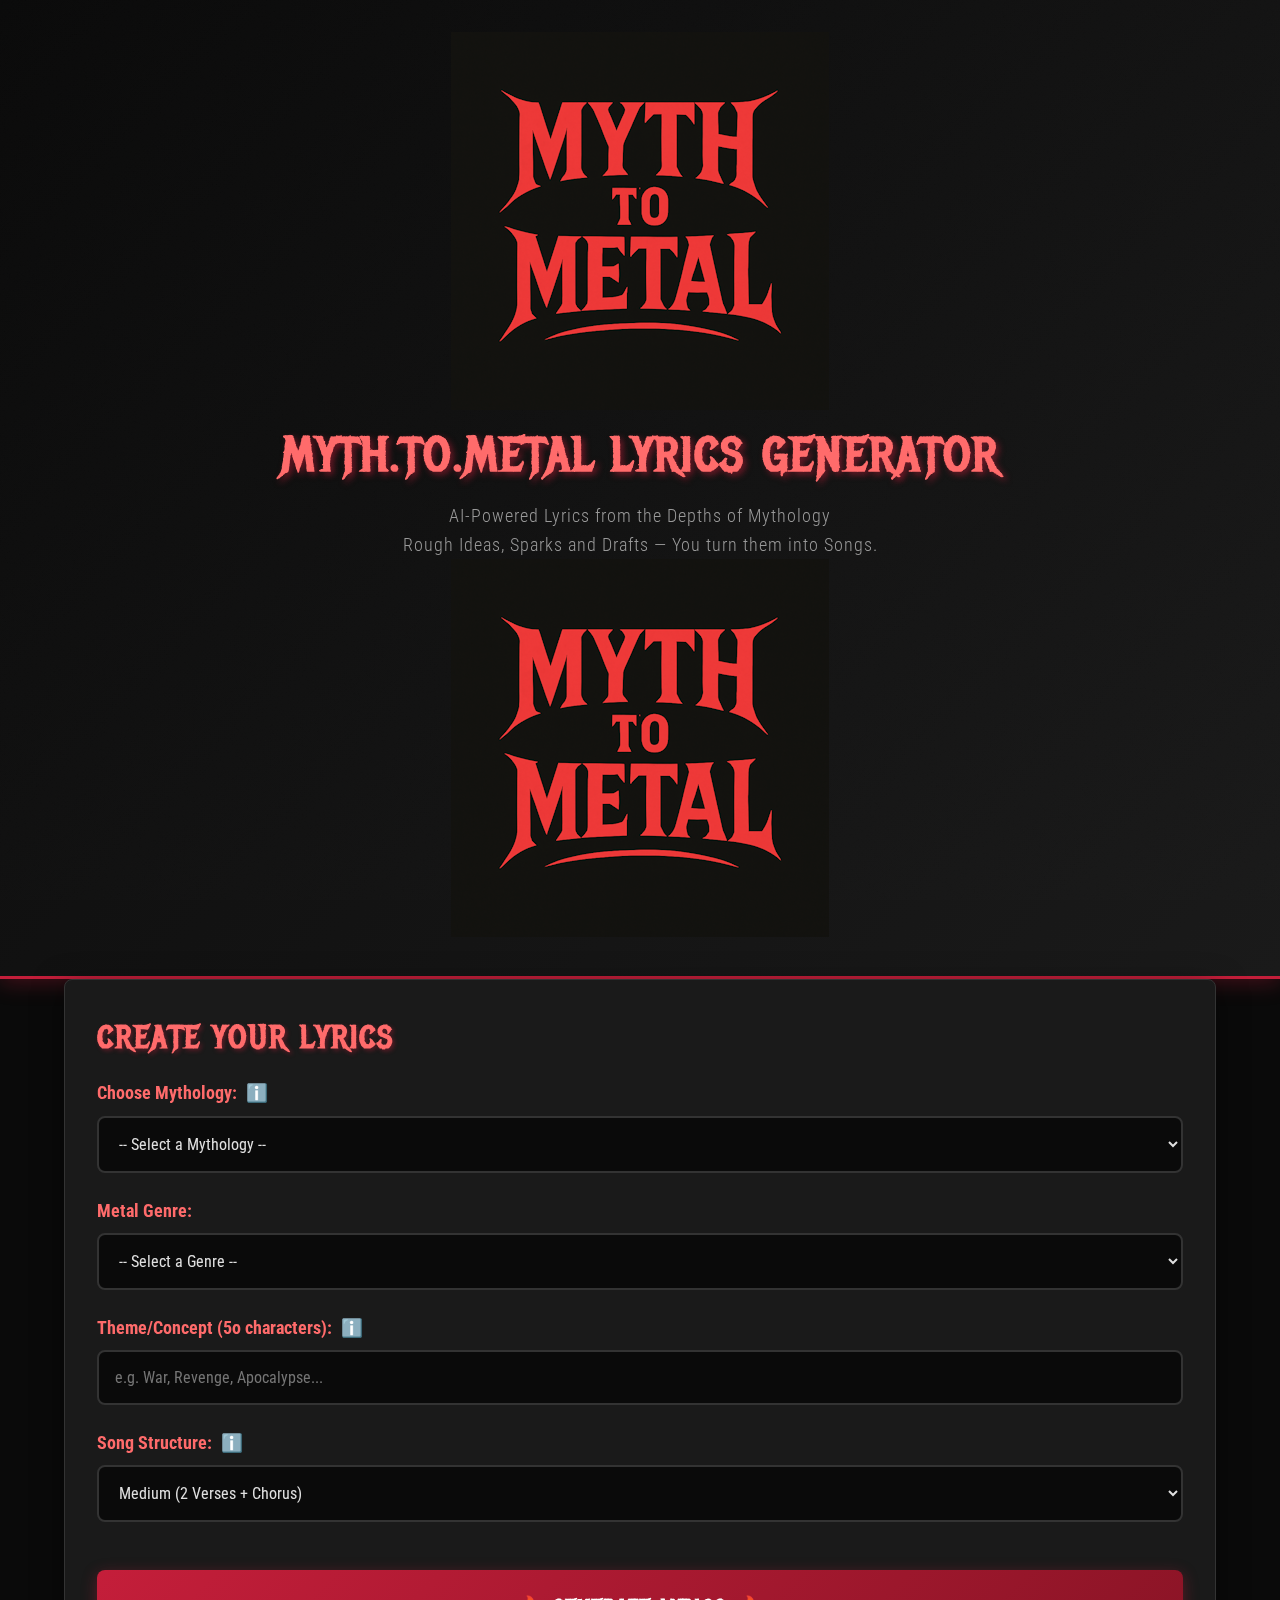
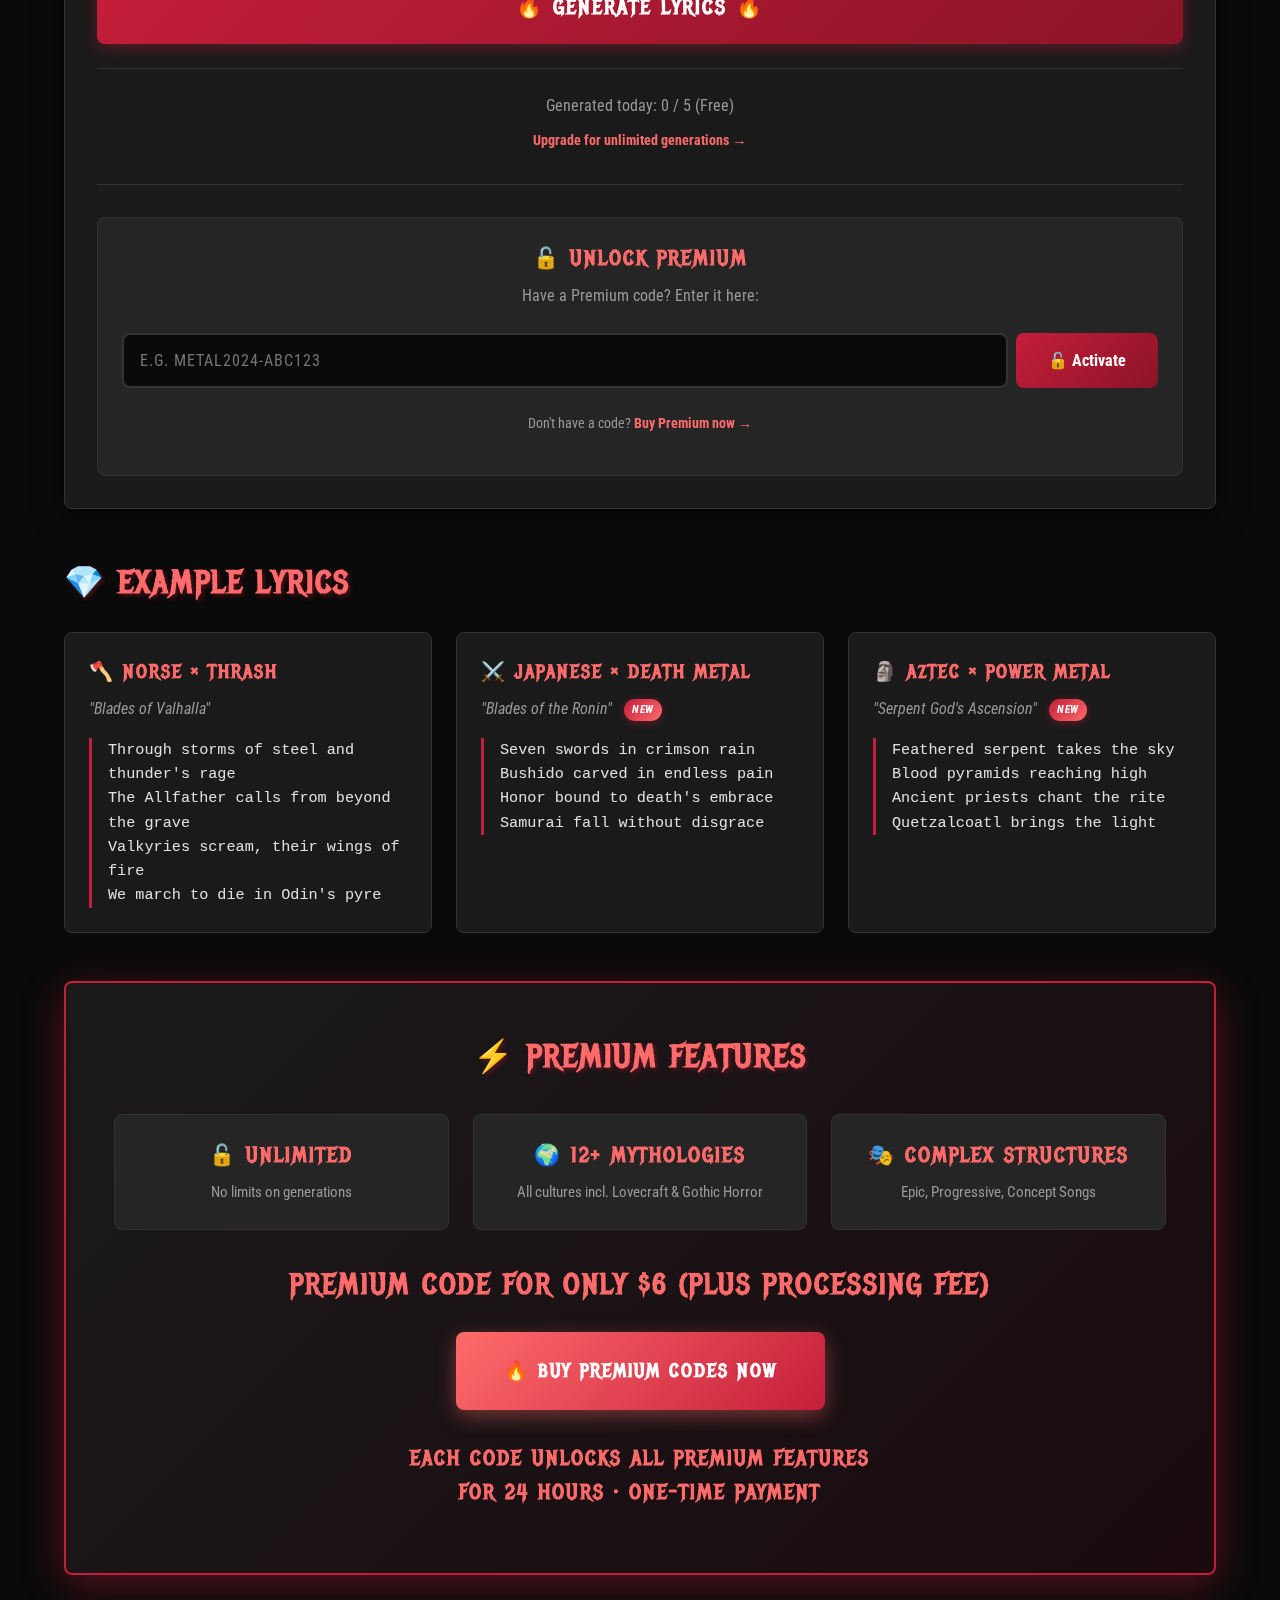
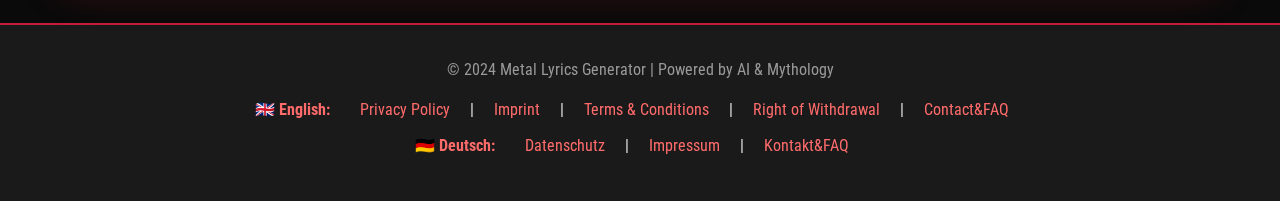
<file: index.html>
<!DOCTYPE html>
<html lang="en">
<head>
    <meta charset="UTF-8">
    <meta name="viewport" content="width=device-width, initial-scale=1.0">
    <title>Metal Lyrics Generator - AI-Powered Metal Lyrics from Mythology</title>
    <meta name="description" content="Generate authentic Metal lyrics based on 12+ mythologies worldwide. Perfect for Thrash, Death, Black and Power Metal.">
    
    <!-- Google Fonts für Metal-Ästhetik -->
    <link rel="preconnect" href="https://fonts.googleapis.com">
    <link rel="preconnect" href="https://fonts.gstatic.com" crossorigin>
    <link href="https://fonts.googleapis.com/css2?family=Metal+Mania&family=Roboto+Condensed:wght@300;400;700&display=swap" rel="stylesheet">
    
    <link rel="stylesheet" href="style.css">
    <link rel="stylesheet" href="style-extended.css">
</head>
<body>
    <!-- Hintergrund-Overlay für Textur -->
    <div class="grain-overlay"></div>

    <!-- Header -->
    <header>
        <div class="container">
            <div class="header-content">
                <img src="mythtometal_logo_klein.png" alt="Myth to Metal Logo" class="header-logo header-logo-left">
                <div class="header-text">
                    <h1 class="logo">MYTH.TO.METAL LYRICS GENERATOR</h1>
                    <p class="tagline">AI-Powered Lyrics from the Depths of Mythology<br>Rough Ideas, Sparks and Drafts — You turn them into Songs.</p>
                </div>
                <img src="mythtometal_logo_klein.png" alt="Myth to Metal Logo" class="header-logo header-logo-right">
            </div>
        </div>
    </header>

    <!-- Main Content -->
    <main class="container">


        <!-- Generator Form -->
        <section class="generator-section">
            <h2>Create Your Lyrics</h2>
            
            <form id="lyric-form">
                <!-- Mythology Selection -->
                <div class="form-group">
                    <label for="mythology">
                        <strong>Choose Mythology:</strong>
                        <span class="tooltip">ℹ️
                            <span class="tooltip-text">Select the mythological basis for your lyrics</span>
                        </span>
                    </label>
                    <select id="mythology" name="mythology" required>
                        <option value="">-- Select a Mythology --</option>

                        <optgroup label="🌍 European">
                            <option value="norse">🪓 Norse (Odin, Thor, Ragnarök)</option>
                            <option value="celtic">🍀 Celtic (Druids, Morrigan)</option>
                            <option value="greek">🏛️ Greek (Zeus, Hades, Olympus)</option>
                            <option value="slavic">❄️ Slavic (Perun, Baba Yaga) [NEW]</option>
                        </optgroup>

                        <optgroup label="🌏 Asian">
                            <option value="japanese">⚔️ Japanese (Samurai, Yokai) [PREMIUM]</option>
                            <option value="chinese">🐉 Chinese (Dragons, Dao) [PREMIUM]</option>
                            <option value="hindu">🕉️ Hindu (Shiva, Kali) [PREMIUM]</option>
                        </optgroup>

                        <optgroup label="🌎 Americas & Africa">
                            <option value="aztec">🗿 Aztec (Quetzalcoatl) [PREMIUM]</option>
                            <option value="mayan">🌴 Mayan (Kukulkan, Xibalba) [PREMIUM]</option>
                            <option value="african">🦁 African (Anansi, Orishas) [PREMIUM]</option>
                        </optgroup>

                        <optgroup label="🏺 Ancient Cultures">
                            <option value="egyptian">𓂀 Egyptian (Ra, Anubis) [PREMIUM]</option>
                            <option value="mesopotamian">🏛️ Mesopotamian (Gilgamesh) [PREMIUM]</option>
                        </optgroup>

                        <optgroup label="🌑 Occult & Horror">
                            <option value="occult">🕯️ Occult (Demons, Rituals) [PREMIUM]</option>
                            <option value="lovecraft">🐙 Lovecraft (Cthulhu) [PREMIUM]</option>
                            <option value="gothic">🦇 Gothic Horror (Vampires) [PREMIUM]</option>
                        </optgroup>
                    </select>
                </div>

                <!-- Genre Selection -->
                <div class="form-group">
                    <label for="genre">
                        <strong>Metal Genre:</strong>
                    </label>
                    <select id="genre" name="genre" required>
    <option value="">-- Select a Genre --</option>
    <option value="thrash">⚡ Thrash Metal (fast, aggressive)</option>
    <option value="death">💀 Death Metal (brutal, technical)</option>
    <option value="black">🌑 Black Metal (atmospheric, dark)</option>
    <option value="power">⚔️ Power Metal (epic, melodic)</option>
    <option value="doom">🕳️ Doom Metal (slow, heavy)</option>
    <option value="folk">🌲 Folk Metal (nature-connected)</option>

    <!-- NEW -->
    <option value="heavy">⚙️ Heavy Metal (classic)</option>
    <option value="metalcore">🔥 Metalcore (modern, breakdowns)</option>
    <option value="gothic">🕯️ Gothic Metal (dark, melancholic)</option>
</select>

                </div>

                <!-- Theme Input -->
                <div class="form-group">
                    <label for="theme">
                        <strong>Theme/Concept (5o characters):</strong>
                        <span class="tooltip">ℹ️
                            <span class="tooltip-text">e.g. "War", "Revenge", "Death", "Honor", "Apocalypse"</span>
                        </span>
                    </label>
                    <input
                        type="text"
                        id="theme"
                        name="theme"
                        placeholder="e.g. War, Revenge, Apocalypse..."
                        required
                        maxlength="50"
                    >
                </div>

                <!-- Song Structure -->
                <div class="form-group">
                    <label for="structure">
                        <strong>Song Structure:</strong>
                        <span class="tooltip">ℹ️
                            <span class="tooltip-text">Premium offers complex structures with Intro, Bridge, Solo etc.</span>
                        </span>
                    </label>
                    <select id="structure" name="structure">
                        <optgroup label="Free Versions">
                            <option value="short">Short (Verse + Chorus)</option>
                            <option value="medium" selected>Medium (2 Verses + Chorus)</option>
                        </optgroup>
                        <optgroup label="Premium Versions">
                            <option value="long">Long (3 Verses + Bridge + Chorus) [PREMIUM]</option>
                            <option value="epic">Epic (Intro → Verses → Bridge → Solo → Outro) [PREMIUM]</option>
                            <option value="progressive">Progressive (Multi-Part, complex) [PREMIUM]</option>
                            <option value="concept">Concept (Story-based, 3 Acts) [PREMIUM]</option>
                        </optgroup>
                    </select>
                </div>

                <!-- Submit Button -->
                <button type="submit" class="generate-btn" id="generate-btn">
                    <span class="btn-text">🔥 GENERATE LYRICS 🔥</span>
                    <span class="btn-loader" style="display: none;">⚡ Generating...</span>
                </button>

                <!-- Usage Counter -->
                <div class="usage-info">
                    <p>Generated today: <span id="usage-count">0</span> / 5 (Free)</p>
                    <a href="https://michaelkohl0.gumroad.com/l/olzys" target="_blank" class="premium-link">Upgrade for unlimited generations →</a>
                </div>
            </form>

            <!-- ========== PREMIUM CODE INPUT ========== -->
            <div class="premium-section-inline">
                <div id="premium-status"></div>

                <div class="premium-activation">
                    <h3>🔓 Unlock Premium</h3>
                    <p>Have a Premium code? Enter it here:</p>

                    <div class="premium-input-group">
                        <input
                            type="text"
                            id="premium-code-input"
                            placeholder="e.g. METAL2024-ABC123"
                            maxlength="30"
                        >
                        <button type="button" id="activate-premium-btn" class="premium-activate-btn">
                            🔓 Activate
                        </button>
                    </div>

                    <p class="small-text premium-hint">
                        Don't have a code?
                        <a href="https://michaelkohl0.gumroad.com/l/olzys" target="_blank" class="premium-link">Buy Premium now →</a>
                    </p>
                </div>
            </div>
            <!-- ========== END PREMIUM CODE INPUT ========== -->

        </section>

        <!-- Results Section -->
        <section class="results-section" id="results-section" style="display: none;">
            <h2>🎤 Your Metal Lyrics</h2>

            <div class="lyrics-container">
                <div class="lyrics-header">
                    <h3 id="lyrics-title">Title being generated...</h3>
                    <button class="copy-btn" id="copy-btn" title="Copy to clipboard">
                        📋 Copy
                    </button>
                </div>

                <div class="lyrics-content" id="lyrics-content">
                    <!-- Lyrics will be displayed here -->
                </div>

                <div class="lyrics-footer">
                    <p class="lyrics-info">
                        <strong>Mythology:</strong> <span id="result-mythology"></span> |
                        <strong>Genre:</strong> <span id="result-genre"></span> |
                        <strong>Structure:</strong> <span id="result-structure"></span>
                    </p>
                </div>
            </div>

            <!-- Action Buttons -->
            <div class="action-buttons">
    <button class="secondary-btn" id="regenerate-btn">🔄 Regenerate</button>
    <button class="secondary-btn" id="new-theme-btn">✨ New Theme</button>
    <button class="secondary-btn" id="export-txt-btn">📄 Export as TXT</button>
</div>

        </section>

        <!-- Example Section -->
        <section class="examples-section">
            <h2>💎 Example Lyrics</h2>
            <div class="examples-grid">
                <div class="example-card">
                    <h3>🪓 Norse × Thrash</h3>
                    <p><em>"Blades of Valhalla"</em></p>
                    <blockquote>
                        Through storms of steel and thunder's rage<br>
                        The Allfather calls from beyond the grave<br>
                        Valkyries scream, their wings of fire<br>
                        We march to die in Odin's pyre
                    </blockquote>
                </div>
                <div class="example-card">
                    <h3>⚔️ Japanese × Death Metal</h3>
                    <p><em>"Blades of the Ronin"</em> <span class="badge-new">NEW</span></p>
                    <blockquote>
                        Seven swords in crimson rain<br>
                        Bushido carved in endless pain<br>
                        Honor bound to death's embrace<br>
                        Samurai fall without disgrace
                    </blockquote>
                </div>
                <div class="example-card">
                    <h3>🗿 Aztec × Power Metal</h3>
                    <p><em>"Serpent God's Ascension"</em> <span class="badge-new">NEW</span></p>
                    <blockquote>
                        Feathered serpent takes the sky<br>
                        Blood pyramids reaching high<br>
                        Ancient priests chant the rite<br>
                        Quetzalcoatl brings the light
                    </blockquote>
                </div>
            </div>
        </section>

        <!-- Premium Section -->
        <section class="premium-section" id="premium">
            <h2>⚡ Premium Features</h2>
            <div class="premium-grid">
                <div class="premium-card">
                    <h3>🔓 Unlimited</h3>
                    <p>No limits on generations</p>
                </div>
                <div class="premium-card">
                    <h3>🌍 12+ Mythologies</h3>
                    <p>All cultures incl. Lovecraft & Gothic Horror</p>
                </div>
                <div class="premium-card">
                    <h3>🎭 Complex Structures</h3>
                    <p>Epic, Progressive, Concept Songs</p>
                </div>
            </div>
            <div class="premium-cta">
                <h3>Premium Code for only $6 (plus processing fee)</h3>
                <a href="https://michaelkohl0.gumroad.com/l/olzys" target="_blank" class="premium-btn" style="display: inline-block; text-decoration: none; text-align: center;">
                    🔥 BUY PREMIUM CODES NOW
                </a>
            </div>
                 <div class="premium-cta"></div>
                <h3>Each code unlocks all premium features <br>for 24 hours • One-time payment</h3>
            </div>
        </section>

    </main>

    <!-- Bilingual Footer -->
<footer>
    <div class="container">
        <p>© 2024 Metal Lyrics Generator | Powered by AI & Mythology</p>
        
        <div class="footer-links">
            <div class="footer-section">
                <strong>🇬🇧 English:</strong>
                <a href="privacy.html">Privacy Policy</a> |
                <a href="imprint.html">Imprint</a> |
                <a href="terms.html">Terms & Conditions</a> |
                <a href="withdrawal.html">Right of Withdrawal</a> |
                <a href="contact.html">Contact&FAQ</a>
            </div>
            
            <div class="footer-section">
                <strong>🇩🇪 Deutsch:</strong>
                <a href="datenschutz.html">Datenschutz</a> |
                <a href="impressum.html">Impressum</a> |
                <a href="kontakt.html">Kontakt&FAQ</a>
            </div>
        </div>
    </div>
</footer>

<style>
.footer-links {
    margin-top: 15px;
}

.footer-section {
    margin: 10px 0;
}

.footer-section strong {
    color: #ff6b6b;
    margin-right: 10px;
}

@media (max-width: 768px) {
    .footer-section {
        display: block;
        margin: 15px 0;
    }
}
</style>

    <!-- JavaScript -->
    <script src="script.js"></script>
</body>
</html>
</file>
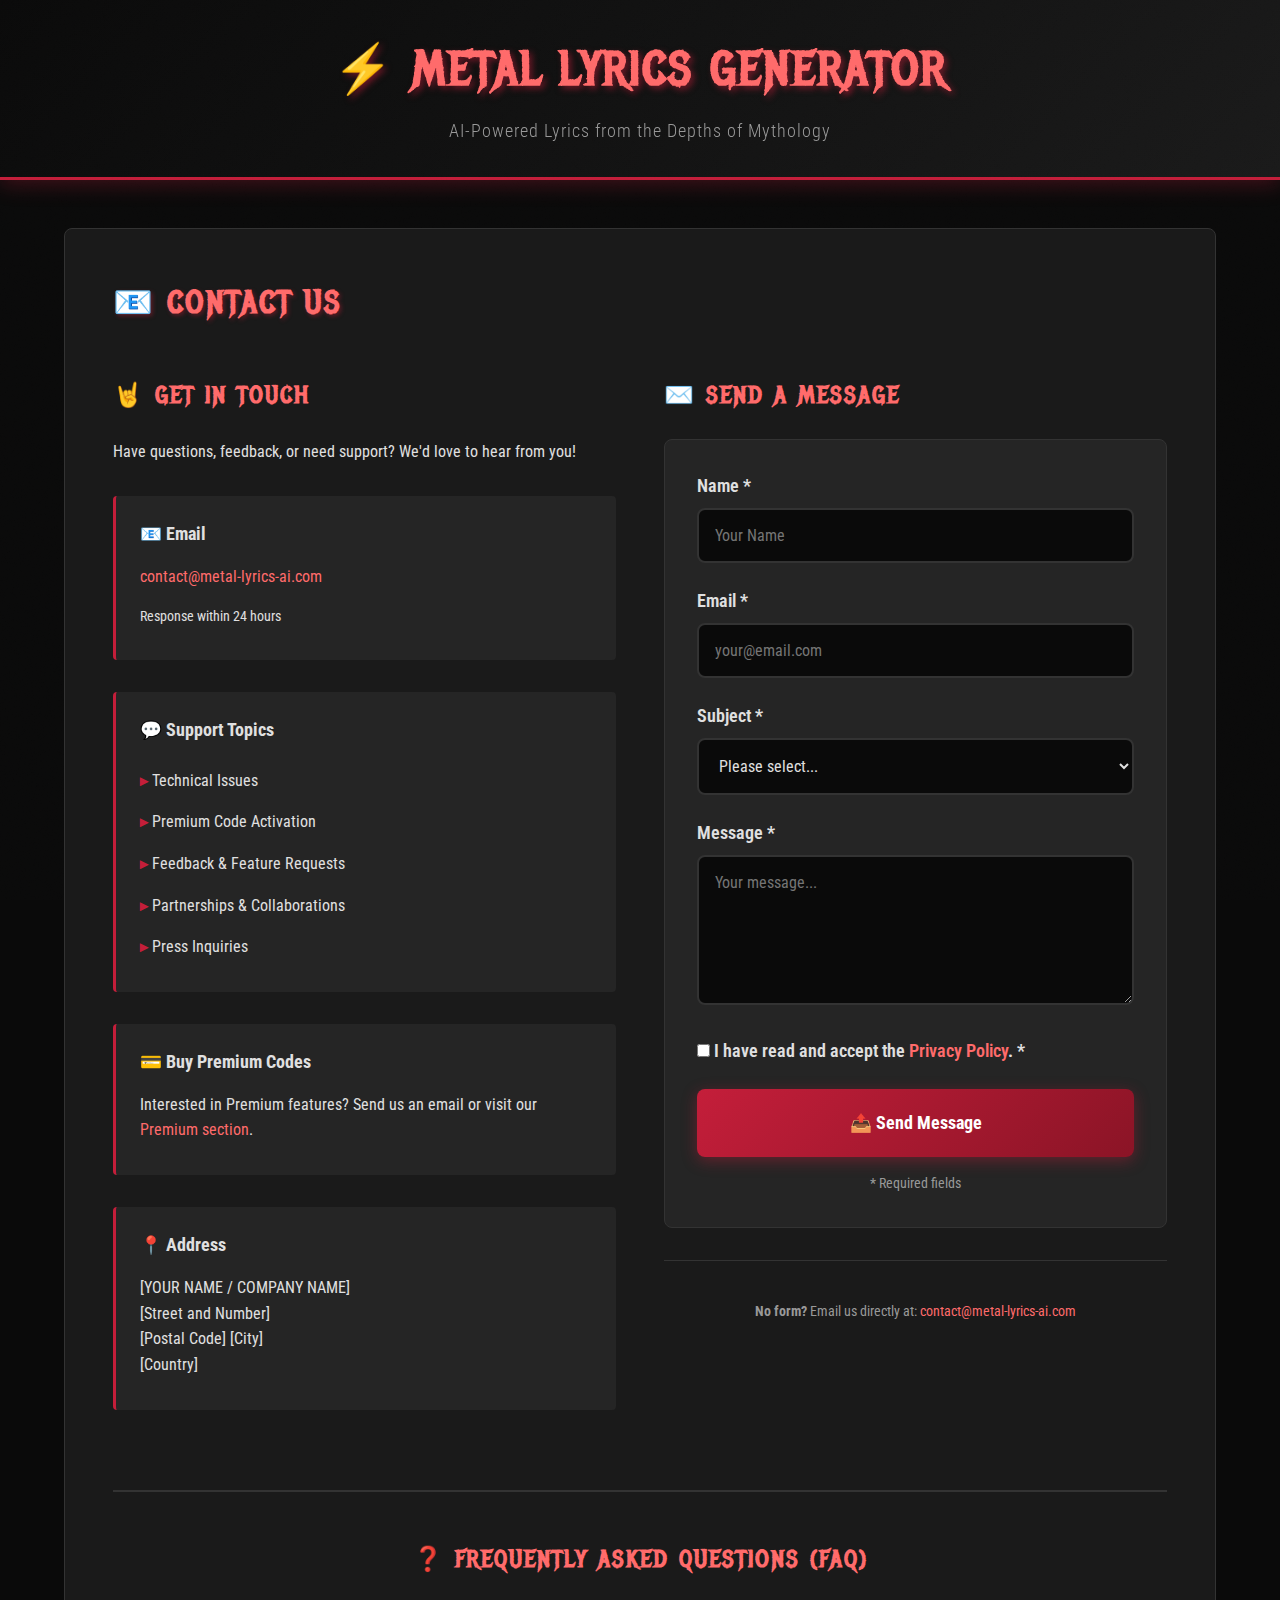
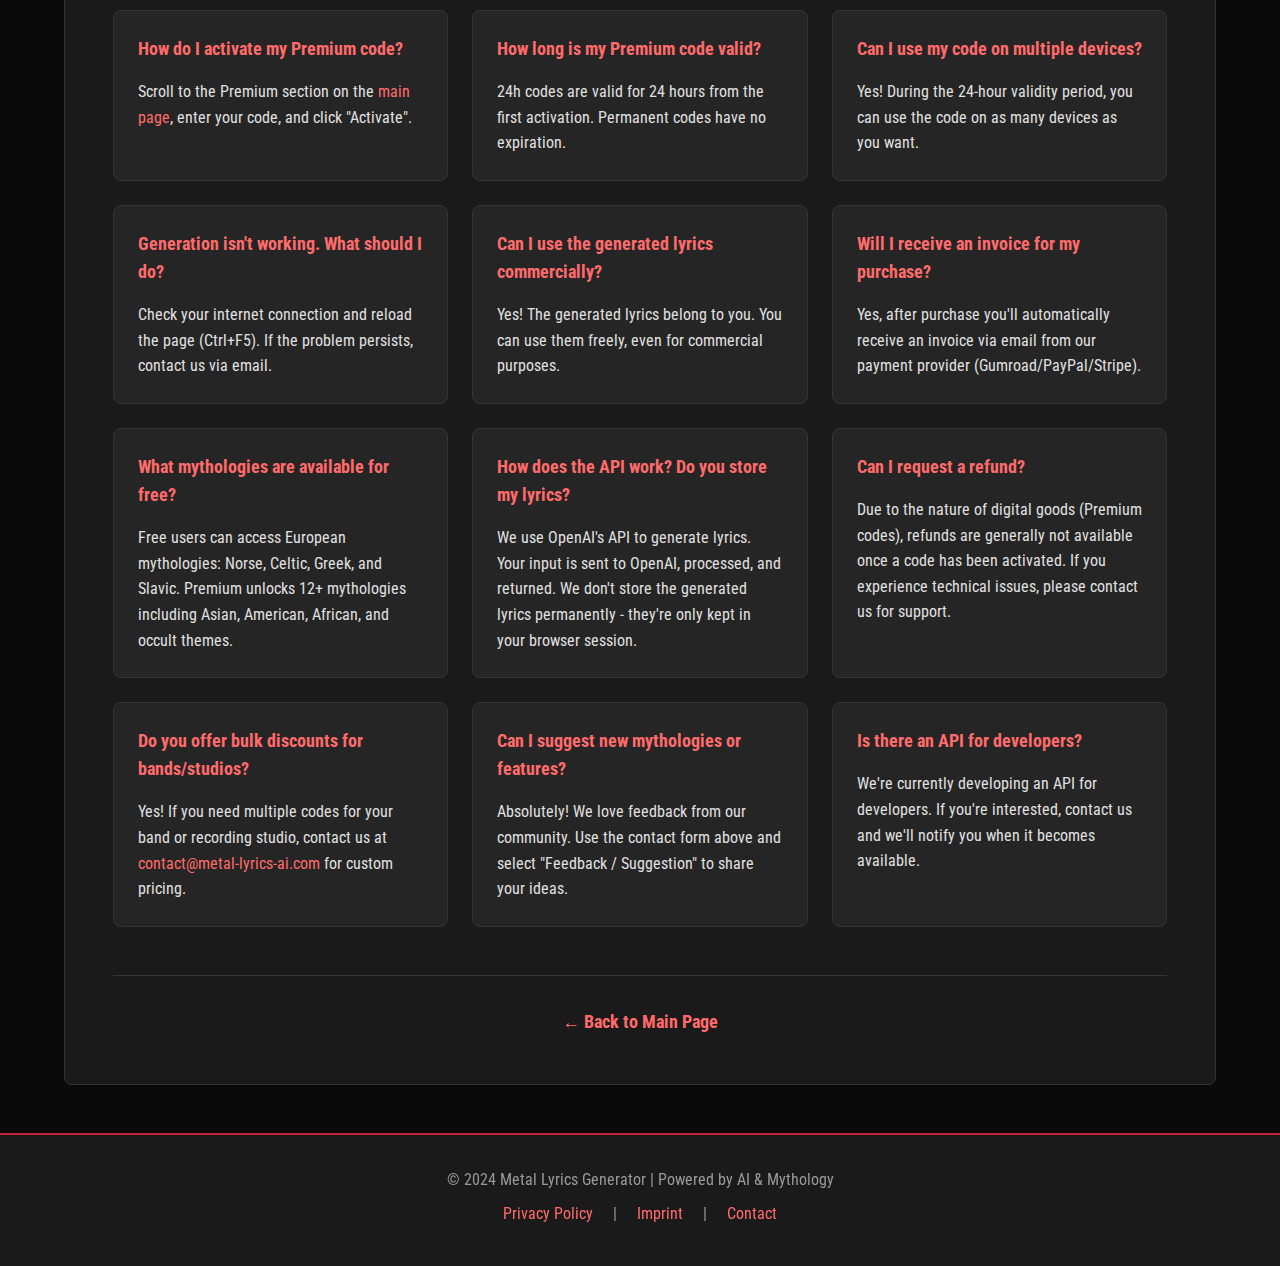
<file: contact.html>
<!DOCTYPE html>
<html lang="en">
<head>
    <meta charset="UTF-8">
    <meta name="viewport" content="width=device-width, initial-scale=1.0">
    <title>Contact - Metal Lyrics Generator</title>
    <link rel="preconnect" href="https://fonts.googleapis.com">
    <link rel="preconnect" href="https://fonts.gstatic.com" crossorigin>
    <link href="https://fonts.googleapis.com/css2?family=Metal+Mania&family=Roboto+Condensed:wght@300;400;700&display=swap" rel="stylesheet">
    <link rel="stylesheet" href="style.css">
</head>
<body>
    <div class="grain-overlay"></div>

    <!-- Header -->
    <header>
        <div class="container">
            <h1 class="logo">⚡ METAL LYRICS GENERATOR</h1>
            <p class="tagline">AI-Powered Lyrics from the Depths of Mythology</p>
        </div>
    </header>

    <!-- Main Content -->
    <main class="container">
        <section class="contact-section">
            <h2>📧 Contact Us</h2>
            
            <div class="contact-grid">
                <!-- Contact Information -->
                <div class="contact-info">
                    <h3>🤘 Get in Touch</h3>
                    <p>
                        Have questions, feedback, or need support? We'd love to hear from you!
                    </p>

                    <div class="contact-details">
                        <div class="contact-item">
                            <h4>📧 Email</h4>
                            <p>
                                <a href="mailto:contact@metal-lyrics-ai.com">contact@metal-lyrics-ai.com</a>
                            </p>
                            <p class="small-text">Response within 24 hours</p>
                        </div>

                        <div class="contact-item">
                            <h4>💬 Support Topics</h4>
                            <ul>
                                <li>Technical Issues</li>
                                <li>Premium Code Activation</li>
                                <li>Feedback & Feature Requests</li>
                                <li>Partnerships & Collaborations</li>
                                <li>Press Inquiries</li>
                            </ul>
                        </div>

                        <div class="contact-item">
                            <h4>💳 Buy Premium Codes</h4>
                            <p>
                                Interested in Premium features? Send us an email or visit our 
                                <a href="index.html#premium">Premium section</a>.
                            </p>
                        </div>

                        <div class="contact-item">
                            <h4>📍 Address</h4>
                            <p>
                                [YOUR NAME / COMPANY NAME]<br>
                                [Street and Number]<br>
                                [Postal Code] [City]<br>
                                [Country]
                            </p>
                        </div>
                    </div>
                </div>

                <!-- Contact Form -->
                <div class="contact-form-container">
                    <h3>✉️ Send a Message</h3>
                    
                    <form id="contact-form" class="contact-form">
                        <div class="form-group">
                            <label for="name">Name *</label>
                            <input 
                                type="text" 
                                id="name" 
                                name="name" 
                                required 
                                placeholder="Your Name"
                            >
                        </div>

                        <div class="form-group">
                            <label for="email">Email *</label>
                            <input 
                                type="email" 
                                id="email" 
                                name="email" 
                                required 
                                placeholder="your@email.com"
                            >
                        </div>

                        <div class="form-group">
                            <label for="subject">Subject *</label>
                            <select id="subject" name="subject" required>
                                <option value="">Please select...</option>
                                <option value="support">Technical Support</option>
                                <option value="premium">Premium Code / Purchase</option>
                                <option value="feedback">Feedback / Suggestion</option>
                                <option value="partnership">Partnership / Collaboration</option>
                                <option value="press">Press Inquiry</option>
                                <option value="other">Other</option>
                            </select>
                        </div>

                        <div class="form-group">
                            <label for="message">Message *</label>
                            <textarea 
                                id="message" 
                                name="message" 
                                rows="6" 
                                required 
                                placeholder="Your message..."
                            ></textarea>
                        </div>

                        <div class="form-group">
                            <label class="checkbox-label">
                                <input type="checkbox" id="privacy" name="privacy" required>
                                I have read and accept the <a href="privacy.html" target="_blank">Privacy Policy</a>. *
                            </label>
                        </div>

                        <button type="submit" class="submit-btn">
                            📤 Send Message
                        </button>

                        <p class="form-note">
                            * Required fields
                        </p>

                        <div id="form-message" class="form-message" style="display: none;"></div>
                    </form>

                    <div class="alternative-contact">
                        <p class="small-text">
                            <strong>No form?</strong> Email us directly at: 
                            <a href="mailto:contact@metal-lyrics-ai.com">contact@metal-lyrics-ai.com</a>
                        </p>
                    </div>
                </div>
            </div>

            <!-- FAQ Section -->
            <div class="faq-section">
                <h3>❓ Frequently Asked Questions (FAQ)</h3>
                
                <div class="faq-grid">
                    <div class="faq-item">
                        <h4>How do I activate my Premium code?</h4>
                        <p>
                            Scroll to the Premium section on the <a href="index.html">main page</a>, 
                            enter your code, and click "Activate".
                        </p>
                    </div>

                    <div class="faq-item">
                        <h4>How long is my Premium code valid?</h4>
                        <p>
                            24h codes are valid for 24 hours from the first activation. Permanent 
                            codes have no expiration.
                        </p>
                    </div>

                    <div class="faq-item">
                        <h4>Can I use my code on multiple devices?</h4>
                        <p>
                            Yes! During the 24-hour validity period, you can use the code on as many 
                            devices as you want.
                        </p>
                    </div>

                    <div class="faq-item">
                        <h4>Generation isn't working. What should I do?</h4>
                        <p>
                            Check your internet connection and reload the page (Ctrl+F5). If the 
                            problem persists, contact us via email.
                        </p>
                    </div>

                    <div class="faq-item">
                        <h4>Can I use the generated lyrics commercially?</h4>
                        <p>
                            Yes! The generated lyrics belong to you. You can use them freely, even 
                            for commercial purposes.
                        </p>
                    </div>

                    <div class="faq-item">
                        <h4>Will I receive an invoice for my purchase?</h4>
                        <p>
                            Yes, after purchase you'll automatically receive an invoice via email from 
                            our payment provider (Gumroad/PayPal/Stripe).
                        </p>
                    </div>

                    <div class="faq-item">
                        <h4>What mythologies are available for free?</h4>
                        <p>
                            Free users can access European mythologies: Norse, Celtic, Greek, and Slavic. 
                            Premium unlocks 12+ mythologies including Asian, American, African, and occult themes.
                        </p>
                    </div>

                    <div class="faq-item">
                        <h4>How does the API work? Do you store my lyrics?</h4>
                        <p>
                            We use OpenAI's API to generate lyrics. Your input is sent to OpenAI, processed, 
                            and returned. We don't store the generated lyrics permanently - they're only 
                            kept in your browser session.
                        </p>
                    </div>

                    <div class="faq-item">
                        <h4>Can I request a refund?</h4>
                        <p>
                            Due to the nature of digital goods (Premium codes), refunds are generally not 
                            available once a code has been activated. If you experience technical issues, 
                            please contact us for support.
                        </p>
                    </div>

                    <div class="faq-item">
                        <h4>Do you offer bulk discounts for bands/studios?</h4>
                        <p>
                            Yes! If you need multiple codes for your band or recording studio, contact us 
                            at <a href="mailto:contact@metal-lyrics-ai.com">contact@metal-lyrics-ai.com</a> 
                            for custom pricing.
                        </p>
                    </div>

                    <div class="faq-item">
                        <h4>Can I suggest new mythologies or features?</h4>
                        <p>
                            Absolutely! We love feedback from our community. Use the contact form above 
                            and select "Feedback / Suggestion" to share your ideas.
                        </p>
                    </div>

                    <div class="faq-item">
                        <h4>Is there an API for developers?</h4>
                        <p>
                            We're currently developing an API for developers. If you're interested, 
                            contact us and we'll notify you when it becomes available.
                        </p>
                    </div>
                </div>
            </div>

            <div class="back-link">
                <a href="index.html">← Back to Main Page</a>
            </div>
        </section>
    </main>

    <!-- Footer -->
    <footer>
        <div class="container">
            <p>&copy; 2024 Metal Lyrics Generator | Powered by AI & Mythology</p>
            <p>
                <a href="privacy.html">Privacy Policy</a> |
                <a href="imprint.html">Imprint</a> |
                <a href="contact.html">Contact</a>
            </p>
        </div>
    </footer>

    <style>
        .contact-section {
            background: var(--color-bg-secondary);
            border: 1px solid var(--color-border);
            border-radius: var(--border-radius);
            padding: var(--spacing-xl);
            margin: var(--spacing-xl) 0;
        }

        .contact-grid {
            display: grid;
            grid-template-columns: 1fr 1fr;
            gap: var(--spacing-xl);
            margin: var(--spacing-xl) 0;
        }

        .contact-info h3,
        .contact-form-container h3 {
            color: var(--color-accent-bright);
            margin-bottom: var(--spacing-md);
            font-size: 1.5rem;
        }

        .contact-details {
            margin-top: var(--spacing-lg);
        }

        .contact-item {
            margin-bottom: var(--spacing-lg);
            padding: var(--spacing-md);
            background: var(--color-bg-card);
            border-left: 3px solid var(--color-accent);
            border-radius: 4px;
        }

        .contact-item h4 {
            color: var(--color-text);
            margin-bottom: var(--spacing-sm);
            font-size: 1.1rem;
        }

        .contact-item p {
            color: var(--color-text);
            line-height: 1.6;
            margin-bottom: var(--spacing-xs);
        }

        .contact-item ul {
            list-style: none;
            padding-left: 0;
        }

        .contact-item li {
            padding: var(--spacing-xs) 0;
            color: var(--color-text);
        }

        .contact-item li::before {
            content: "▸ ";
            color: var(--color-accent);
            font-weight: bold;
        }

        /* Contact Form */
        .contact-form {
            background: var(--color-bg-card);
            padding: var(--spacing-lg);
            border-radius: var(--border-radius);
            border: 1px solid var(--color-border);
        }

        .contact-form .form-group {
            margin-bottom: var(--spacing-md);
        }

        .contact-form label {
            display: block;
            margin-bottom: var(--spacing-xs);
            color: var(--color-text);
            font-weight: 600;
        }

        .contact-form input[type="text"],
        .contact-form input[type="email"],
        .contact-form select,
        .contact-form textarea {
            width: 100%;
            padding: var(--spacing-sm);
            background: var(--color-bg);
            border: 2px solid var(--color-border);
            border-radius: var(--border-radius);
            color: var(--color-text);
            font-size: 1rem;
            font-family: var(--font-body);
            transition: var(--transition);
        }

        .contact-form input:focus,
        .contact-form select:focus,
        .contact-form textarea:focus {
            outline: none;
            border-color: var(--color-accent);
            box-shadow: 0 0 10px rgba(196, 30, 58, 0.3);
        }

        .contact-form textarea {
            resize: vertical;
            min-height: 120px;
        }

        .checkbox-label {
            display: flex;
            align-items: flex-start;
            gap: var(--spacing-xs);
            font-weight: 400;
            font-size: 0.9rem;
        }

        .checkbox-label input[type="checkbox"] {
            margin-top: 4px;
            width: auto;
        }

        .submit-btn {
            width: 100%;
            padding: var(--spacing-md);
            background: linear-gradient(135deg, var(--color-accent) 0%, var(--color-accent-dark) 100%);
            border: none;
            border-radius: var(--border-radius);
            color: white;
            font-size: 1.1rem;
            font-weight: 700;
            font-family: var(--font-body);
            cursor: pointer;
            transition: var(--transition);
            box-shadow: 0 4px 15px rgba(196, 30, 58, 0.4);
        }

        .submit-btn:hover {
            transform: translateY(-2px);
            box-shadow: 0 6px 25px rgba(196, 30, 58, 0.6);
        }

        .form-note {
            text-align: center;
            color: var(--color-text-muted);
            font-size: 0.85rem;
            margin-top: var(--spacing-sm);
        }

        .form-message {
            margin-top: var(--spacing-md);
            padding: var(--spacing-md);
            border-radius: var(--border-radius);
            text-align: center;
            font-weight: 600;
        }

        .form-message.success {
            background: #2ecc71;
            color: white;
        }

        .form-message.error {
            background: #e74c3c;
            color: white;
        }

        .alternative-contact {
            margin-top: var(--spacing-lg);
            padding-top: var(--spacing-md);
            border-top: 1px solid var(--color-border);
            text-align: center;
        }

        /* FAQ Section */
        .faq-section {
            margin-top: var(--spacing-xl);
            padding-top: var(--spacing-xl);
            border-top: 2px solid var(--color-border);
        }

        .faq-section h3 {
            color: var(--color-accent-bright);
            margin-bottom: var(--spacing-lg);
            font-size: 1.5rem;
            text-align: center;
        }

        .faq-grid {
            display: grid;
            grid-template-columns: repeat(auto-fit, minmax(300px, 1fr));
            gap: var(--spacing-md);
        }

        .faq-item {
            background: var(--color-bg-card);
            padding: var(--spacing-md);
            border-radius: var(--border-radius);
            border: 1px solid var(--color-border);
            transition: var(--transition);
        }

        .faq-item:hover {
            border-color: var(--color-accent);
            transform: translateY(-3px);
        }

        .faq-item h4 {
            color: var(--color-accent-bright);
            margin-bottom: var(--spacing-sm);
            font-size: 1.1rem;
        }

        .faq-item p {
            color: var(--color-text);
            line-height: 1.6;
        }

        .back-link {
            text-align: center;
            margin-top: var(--spacing-xl);
            padding-top: var(--spacing-lg);
            border-top: 1px solid var(--color-border);
        }

        .back-link a {
            font-size: 1.1rem;
            font-weight: 700;
            color: var(--color-accent-bright);
        }

        /* Responsive */
        @media (max-width: 768px) {
            .contact-grid {
                grid-template-columns: 1fr;
            }

            .faq-grid {
                grid-template-columns: 1fr;
            }
        }
    </style>

    <script>
        // Simple form handling
        document.getElementById('contact-form').addEventListener('submit', async (e) => {
            e.preventDefault();

            const formMessage = document.getElementById('form-message');
            const submitBtn = e.target.querySelector('.submit-btn');
            
            // Get form data
            const formData = {
                name: document.getElementById('name').value,
                email: document.getElementById('email').value,
                subject: document.getElementById('subject').value,
                message: document.getElementById('message').value
            };

            // Disable submit button
            submitBtn.disabled = true;
            submitBtn.textContent = '⏳ Sending...';

            // OPTION 1: Direct mailto link (simple, but opens email client)
            // Uncomment this for quick implementation:
            /*
            const mailtoLink = `mailto:contact@metal-lyrics-ai.com?subject=${encodeURIComponent(formData.subject)}&body=${encodeURIComponent(`Name: ${formData.name}\nEmail: ${formData.email}\n\nMessage:\n${formData.message}`)}`;
            window.location.href = mailtoLink;
            formMessage.textContent = '✅ Email client opened!';
            formMessage.className = 'form-message success';
            formMessage.style.display = 'block';
            */

            // OPTION 2: Backend submission (requires PHP script)
            try {
                const response = await fetch('contact-form.php', {
                    method: 'POST',
                    headers: {
                        'Content-Type': 'application/json'
                    },
                    body: JSON.stringify(formData)
                });

                if (response.ok) {
                    formMessage.textContent = '✅ Message sent successfully! We\'ll get back to you soon.';
                    formMessage.className = 'form-message success';
                    formMessage.style.display = 'block';
                    e.target.reset();
                } else {
                    throw new Error('Server error');
                }
            } catch (error) {
                formMessage.textContent = '❌ Error sending message. Please email us directly at contact@metal-lyrics-ai.com';
                formMessage.className = 'form-message error';
                formMessage.style.display = 'block';
            } finally {
                submitBtn.disabled = false;
                submitBtn.textContent = '📤 Send Message';
            }

            // Hide message after 5 seconds
            setTimeout(() => {
                formMessage.style.display = 'none';
            }, 5000);
        });
    </script>
</body>
</html>
</file>
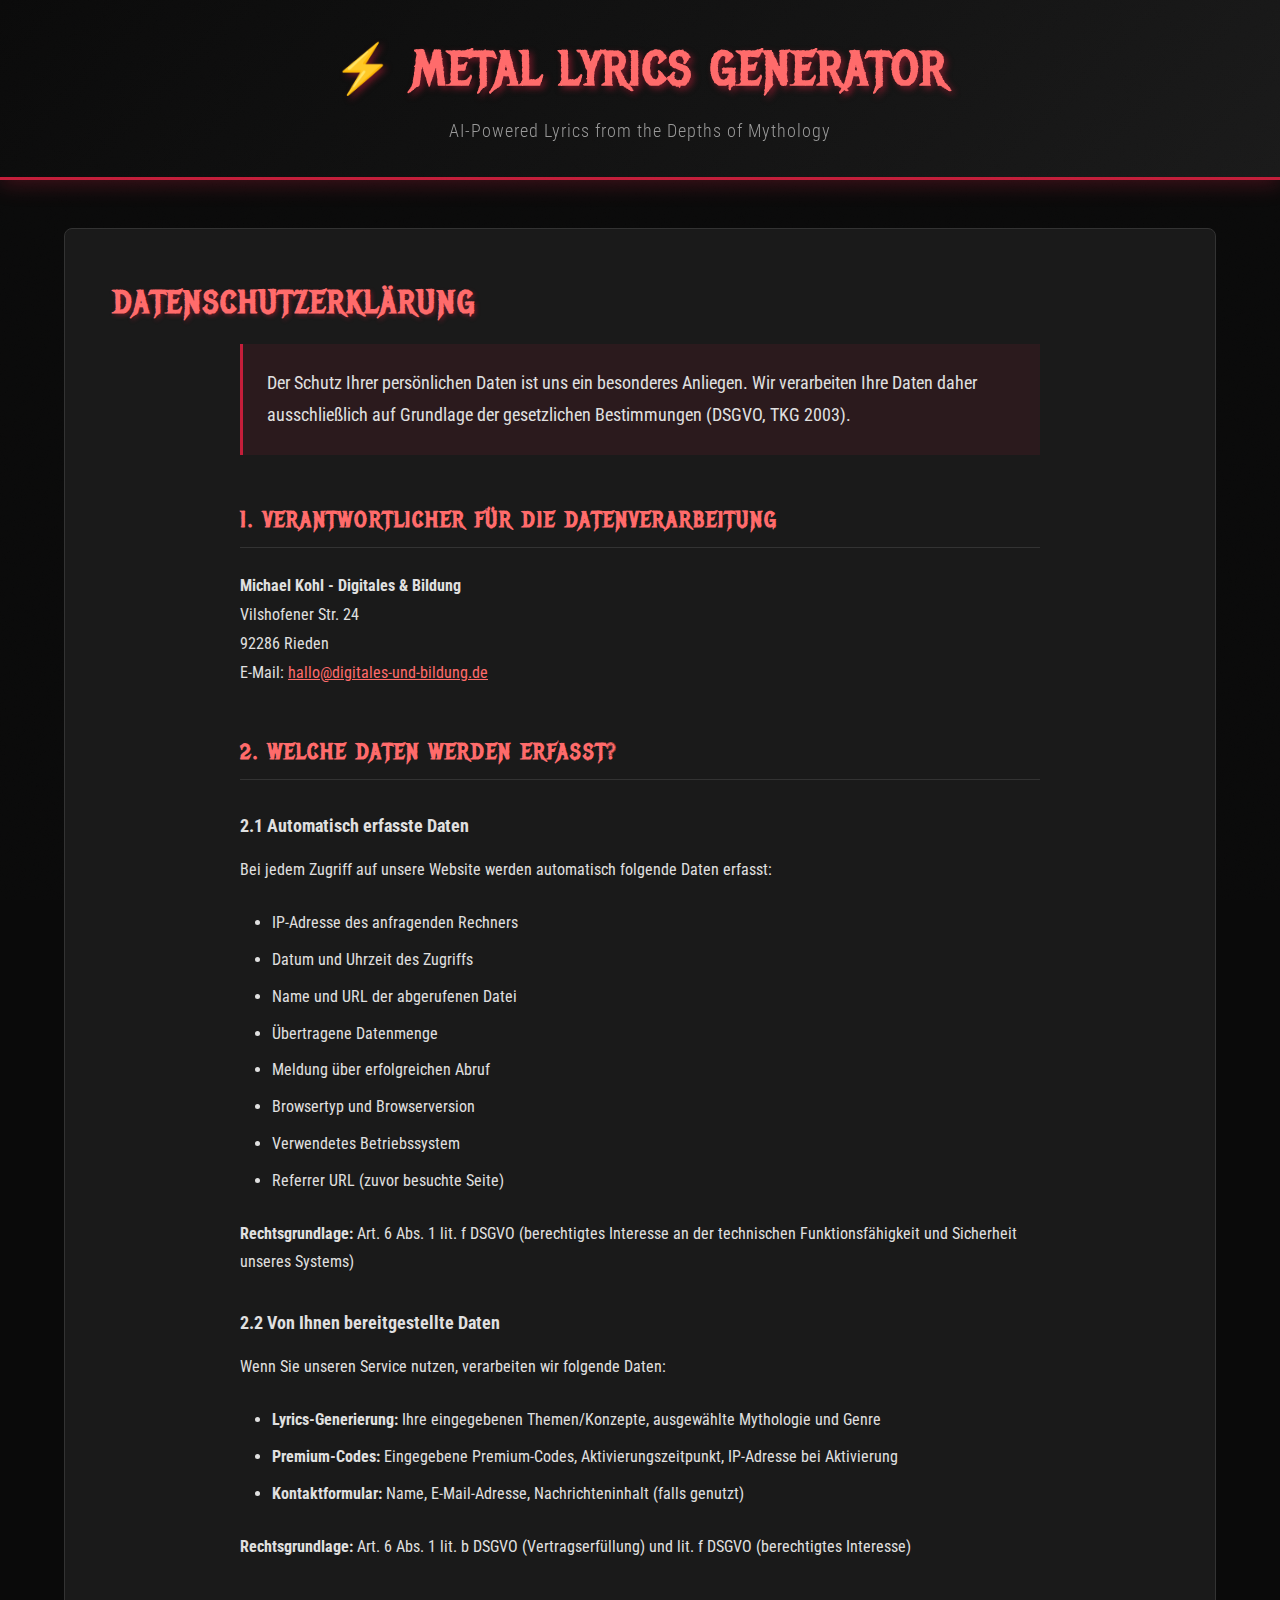
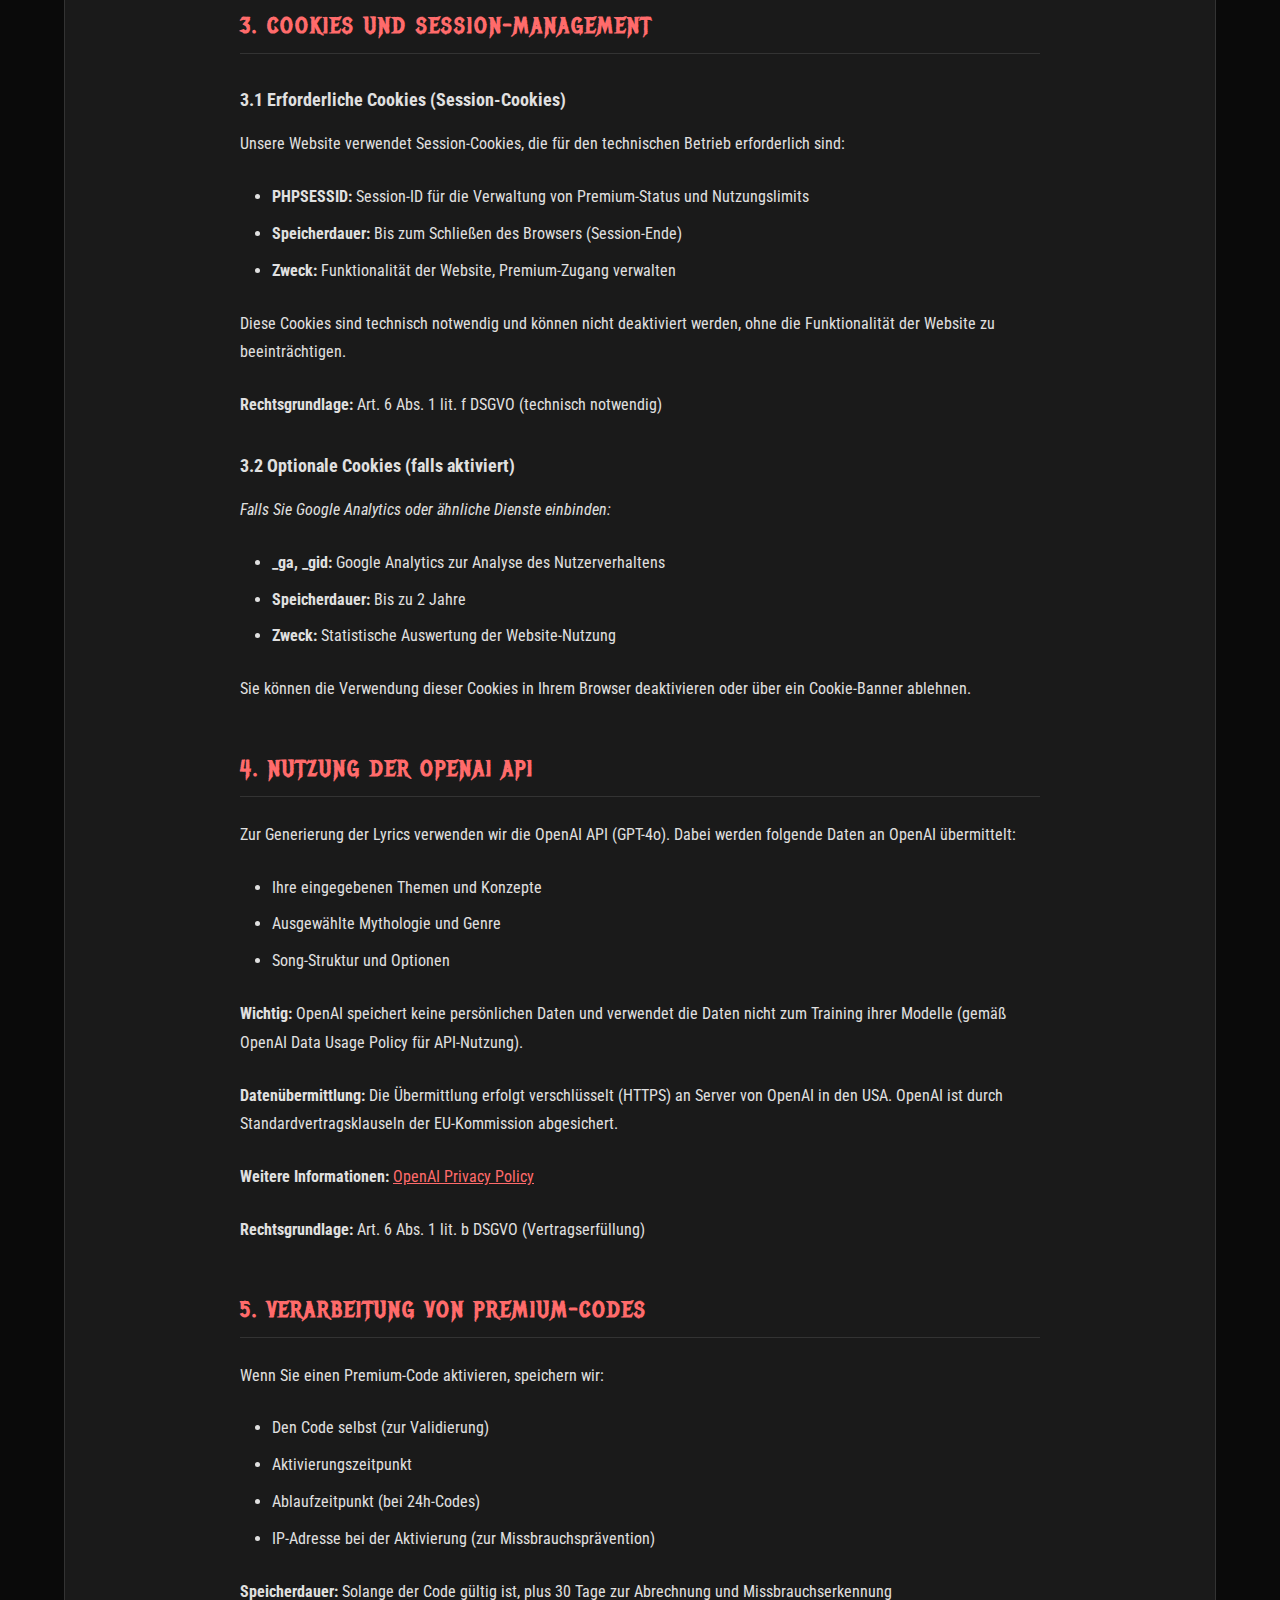
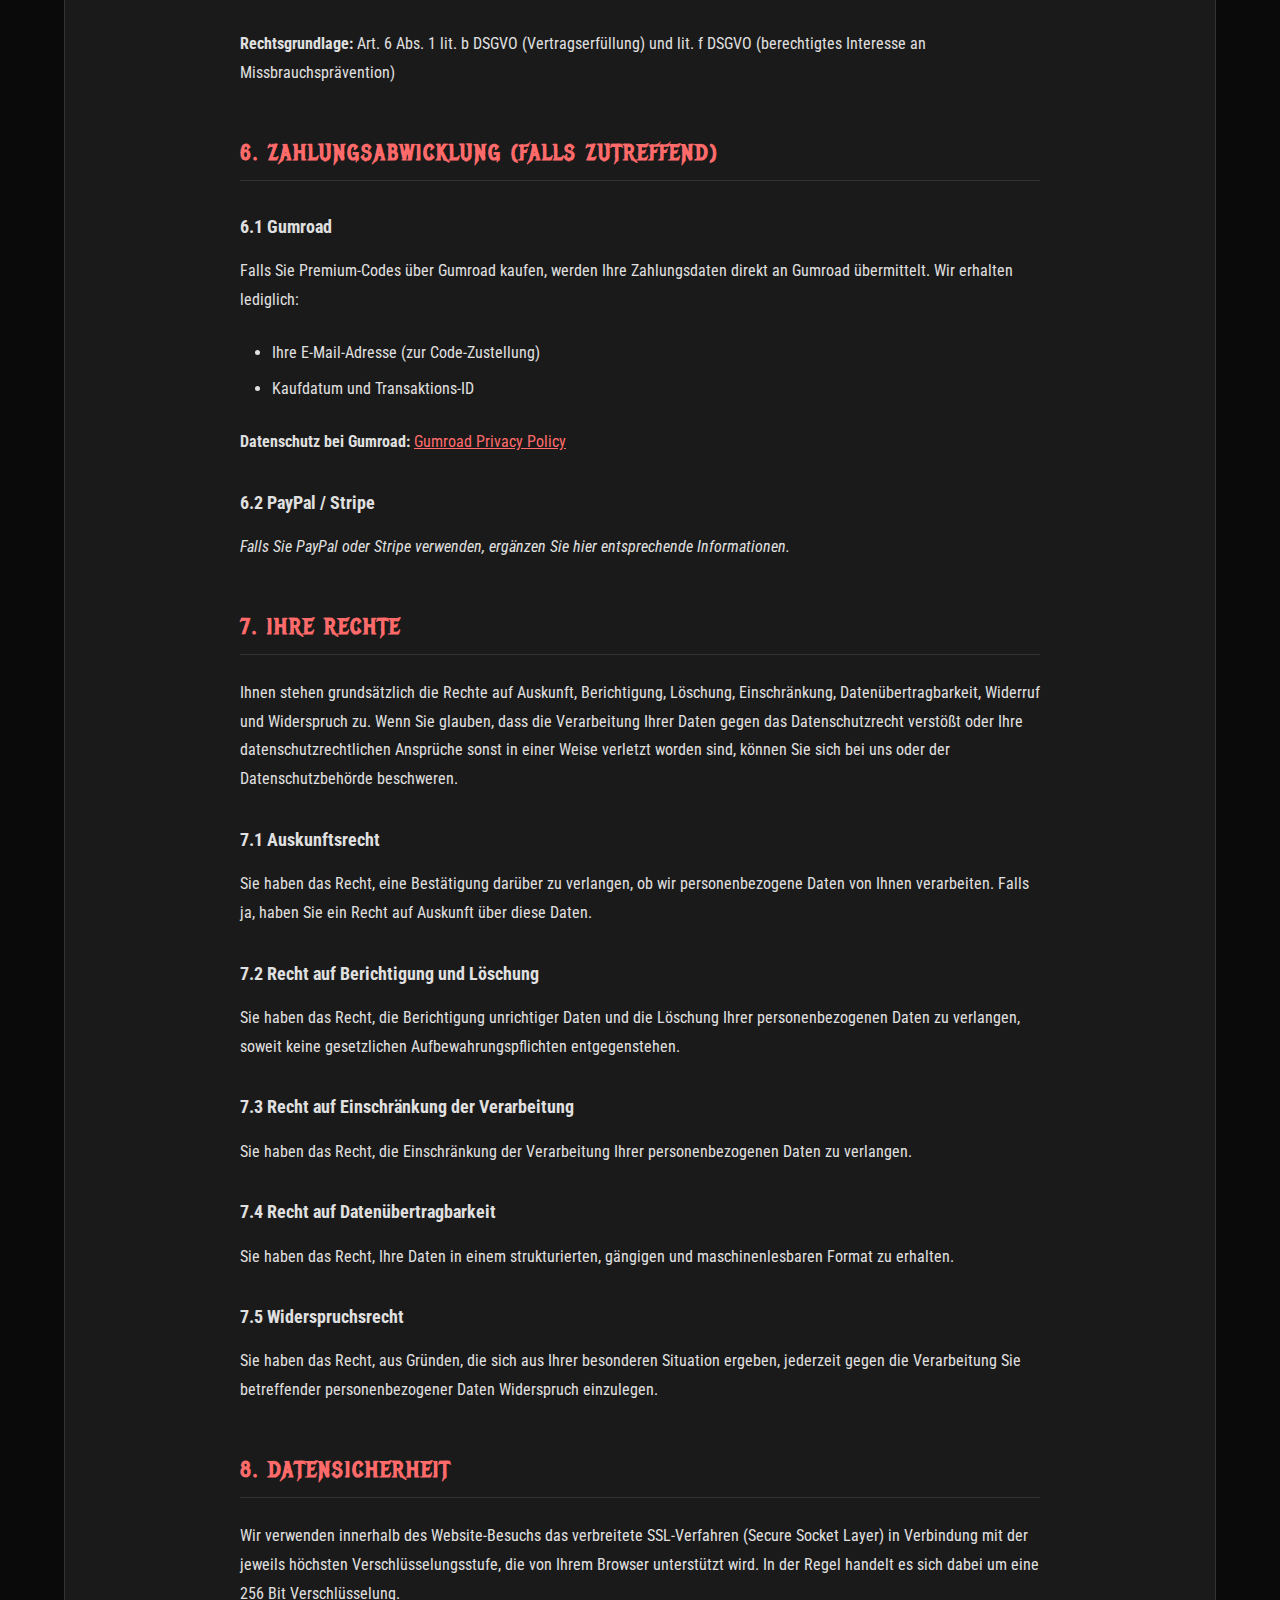
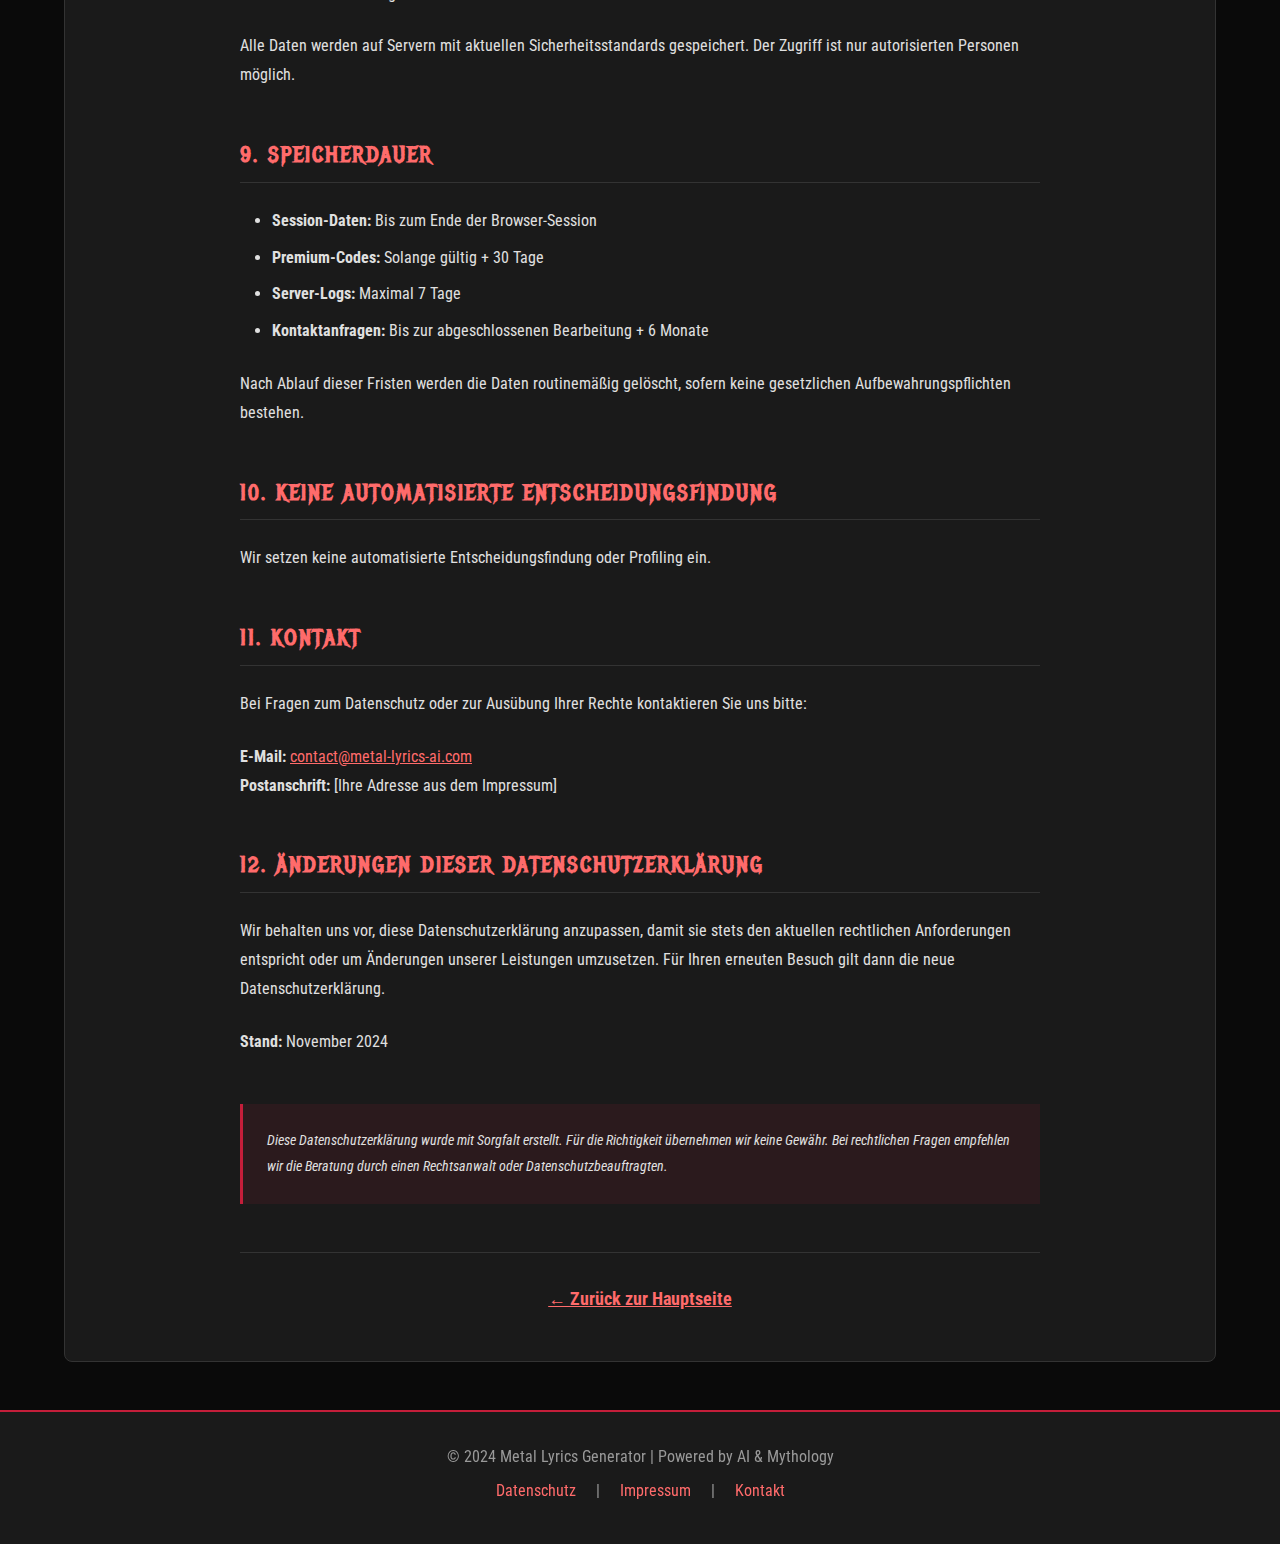
<file: datenschutz.html>
<!DOCTYPE html>
<html lang="de">
<head>
    <meta charset="UTF-8">
    <meta name="viewport" content="width=device-width, initial-scale=1.0">
    <title>Datenschutzerklärung - Metal Lyrics Generator</title>
    <link rel="preconnect" href="https://fonts.googleapis.com">
    <link rel="preconnect" href="https://fonts.gstatic.com" crossorigin>
    <link href="https://fonts.googleapis.com/css2?family=Metal+Mania&family=Roboto+Condensed:wght@300;400;700&display=swap" rel="stylesheet">
    <link rel="stylesheet" href="style.css">
</head>
<body>
    <div class="grain-overlay"></div>

    <!-- Header -->
    <header>
        <div class="container">
            <h1 class="logo">⚡ METAL LYRICS GENERATOR</h1>
            <p class="tagline">AI-Powered Lyrics from the Depths of Mythology</p>
        </div>
    </header>

    <!-- Main Content -->
    <main class="container">
        <section class="legal-section">
            <h2>Datenschutzerklärung</h2>
            
            <div class="legal-content">
                <p class="intro">
                    Der Schutz Ihrer persönlichen Daten ist uns ein besonderes Anliegen. Wir verarbeiten Ihre Daten 
                    daher ausschließlich auf Grundlage der gesetzlichen Bestimmungen (DSGVO, TKG 2003).
                </p>

                <!-- 1. Verantwortlicher -->
                <h3>1. Verantwortlicher für die Datenverarbeitung</h3>
                <p>
                    <strong>Michael Kohl - Digitales & Bildung</strong><br>
                    Vilshofener Str. 24<br>
                    92286 Rieden<br>
                    E-Mail: <a href="mailto:hallo@digitales-und-bildung.de">hallo@digitales-und-bildung.de</a>
                </p>

                <!-- 2. Datenerfassung -->
                <h3>2. Welche Daten werden erfasst?</h3>
                
                <h4>2.1 Automatisch erfasste Daten</h4>
                <p>
                    Bei jedem Zugriff auf unsere Website werden automatisch folgende Daten erfasst:
                </p>
                <ul>
                    <li>IP-Adresse des anfragenden Rechners</li>
                    <li>Datum und Uhrzeit des Zugriffs</li>
                    <li>Name und URL der abgerufenen Datei</li>
                    <li>Übertragene Datenmenge</li>
                    <li>Meldung über erfolgreichen Abruf</li>
                    <li>Browsertyp und Browserversion</li>
                    <li>Verwendetes Betriebssystem</li>
                    <li>Referrer URL (zuvor besuchte Seite)</li>
                </ul>
                <p>
                    <strong>Rechtsgrundlage:</strong> Art. 6 Abs. 1 lit. f DSGVO (berechtigtes Interesse an der 
                    technischen Funktionsfähigkeit und Sicherheit unseres Systems)
                </p>

                <h4>2.2 Von Ihnen bereitgestellte Daten</h4>
                <p>
                    Wenn Sie unseren Service nutzen, verarbeiten wir folgende Daten:
                </p>
                <ul>
                    <li><strong>Lyrics-Generierung:</strong> Ihre eingegebenen Themen/Konzepte, ausgewählte Mythologie und Genre</li>
                    <li><strong>Premium-Codes:</strong> Eingegebene Premium-Codes, Aktivierungszeitpunkt, IP-Adresse bei Aktivierung</li>
                    <li><strong>Kontaktformular:</strong> Name, E-Mail-Adresse, Nachrichteninhalt (falls genutzt)</li>
                </ul>
                <p>
                    <strong>Rechtsgrundlage:</strong> Art. 6 Abs. 1 lit. b DSGVO (Vertragserfüllung) und lit. f DSGVO 
                    (berechtigtes Interesse)
                </p>

                <!-- 3. Cookies & Sessions -->
                <h3>3. Cookies und Session-Management</h3>
                
                <h4>3.1 Erforderliche Cookies (Session-Cookies)</h4>
                <p>
                    Unsere Website verwendet Session-Cookies, die für den technischen Betrieb erforderlich sind:
                </p>
                <ul>
                    <li><strong>PHPSESSID:</strong> Session-ID für die Verwaltung von Premium-Status und Nutzungslimits</li>
                    <li><strong>Speicherdauer:</strong> Bis zum Schließen des Browsers (Session-Ende)</li>
                    <li><strong>Zweck:</strong> Funktionalität der Website, Premium-Zugang verwalten</li>
                </ul>
                <p>
                    Diese Cookies sind technisch notwendig und können nicht deaktiviert werden, ohne die Funktionalität 
                    der Website zu beeinträchtigen.
                </p>
                <p>
                    <strong>Rechtsgrundlage:</strong> Art. 6 Abs. 1 lit. f DSGVO (technisch notwendig)
                </p>

                <h4>3.2 Optionale Cookies (falls aktiviert)</h4>
                <p>
                    <em>Falls Sie Google Analytics oder ähnliche Dienste einbinden:</em>
                </p>
                <ul>
                    <li><strong>_ga, _gid:</strong> Google Analytics zur Analyse des Nutzerverhaltens</li>
                    <li><strong>Speicherdauer:</strong> Bis zu 2 Jahre</li>
                    <li><strong>Zweck:</strong> Statistische Auswertung der Website-Nutzung</li>
                </ul>
                <p>
                    Sie können die Verwendung dieser Cookies in Ihrem Browser deaktivieren oder über ein Cookie-Banner 
                    ablehnen.
                </p>

                <!-- 4. OpenAI API -->
                <h3>4. Nutzung der OpenAI API</h3>
                <p>
                    Zur Generierung der Lyrics verwenden wir die OpenAI API (GPT-4o). Dabei werden folgende Daten 
                    an OpenAI übermittelt:
                </p>
                <ul>
                    <li>Ihre eingegebenen Themen und Konzepte</li>
                    <li>Ausgewählte Mythologie und Genre</li>
                    <li>Song-Struktur und Optionen</li>
                </ul>
                <p>
                    <strong>Wichtig:</strong> OpenAI speichert keine persönlichen Daten und verwendet die Daten nicht 
                    zum Training ihrer Modelle (gemäß OpenAI Data Usage Policy für API-Nutzung).
                </p>
                <p>
                    <strong>Datenübermittlung:</strong> Die Übermittlung erfolgt verschlüsselt (HTTPS) an Server von 
                    OpenAI in den USA. OpenAI ist durch Standardvertragsklauseln der EU-Kommission abgesichert.
                </p>
                <p>
                    <strong>Weitere Informationen:</strong>
                    <a href="https://openai.com/policies/privacy-policy" target="_blank" rel="noopener">OpenAI Privacy Policy</a>
                </p>
                <p>
                    <strong>Rechtsgrundlage:</strong> Art. 6 Abs. 1 lit. b DSGVO (Vertragserfüllung)
                </p>

                <!-- 5. Premium-Codes -->
                <h3>5. Verarbeitung von Premium-Codes</h3>
                <p>
                    Wenn Sie einen Premium-Code aktivieren, speichern wir:
                </p>
                <ul>
                    <li>Den Code selbst (zur Validierung)</li>
                    <li>Aktivierungszeitpunkt</li>
                    <li>Ablaufzeitpunkt (bei 24h-Codes)</li>
                    <li>IP-Adresse bei der Aktivierung (zur Missbrauchsprävention)</li>
                </ul>
                <p>
                    <strong>Speicherdauer:</strong> Solange der Code gültig ist, plus 30 Tage zur Abrechnung und 
                    Missbrauchserkennung
                </p>
                <p>
                    <strong>Rechtsgrundlage:</strong> Art. 6 Abs. 1 lit. b DSGVO (Vertragserfüllung) und lit. f DSGVO 
                    (berechtigtes Interesse an Missbrauchsprävention)
                </p>

                <!-- 6. Zahlungsabwicklung -->
                <h3>6. Zahlungsabwicklung (falls zutreffend)</h3>
                
                <h4>6.1 Gumroad</h4>
                <p>
                    Falls Sie Premium-Codes über Gumroad kaufen, werden Ihre Zahlungsdaten direkt an Gumroad übermittelt. 
                    Wir erhalten lediglich:
                </p>
                <ul>
                    <li>Ihre E-Mail-Adresse (zur Code-Zustellung)</li>
                    <li>Kaufdatum und Transaktions-ID</li>
                </ul>
                <p>
                    <strong>Datenschutz bei Gumroad:</strong> 
                    <a href="https://gumroad.com/privacy" target="_blank" rel="noopener">Gumroad Privacy Policy</a>
                </p>

                <h4>6.2 PayPal / Stripe</h4>
                <p>
                    <em>Falls Sie PayPal oder Stripe verwenden, ergänzen Sie hier entsprechende Informationen.</em>
                </p>

                <!-- 7. Ihre Rechte -->
                <h3>7. Ihre Rechte</h3>
                <p>
                    Ihnen stehen grundsätzlich die Rechte auf Auskunft, Berichtigung, Löschung, Einschränkung, 
                    Datenübertragbarkeit, Widerruf und Widerspruch zu. Wenn Sie glauben, dass die Verarbeitung Ihrer 
                    Daten gegen das Datenschutzrecht verstößt oder Ihre datenschutzrechtlichen Ansprüche sonst in 
                    einer Weise verletzt worden sind, können Sie sich bei uns oder der Datenschutzbehörde beschweren.
                </p>

                <h4>7.1 Auskunftsrecht</h4>
                <p>
                    Sie haben das Recht, eine Bestätigung darüber zu verlangen, ob wir personenbezogene Daten von Ihnen 
                    verarbeiten. Falls ja, haben Sie ein Recht auf Auskunft über diese Daten.
                </p>

                <h4>7.2 Recht auf Berichtigung und Löschung</h4>
                <p>
                    Sie haben das Recht, die Berichtigung unrichtiger Daten und die Löschung Ihrer personenbezogenen 
                    Daten zu verlangen, soweit keine gesetzlichen Aufbewahrungspflichten entgegenstehen.
                </p>

                <h4>7.3 Recht auf Einschränkung der Verarbeitung</h4>
                <p>
                    Sie haben das Recht, die Einschränkung der Verarbeitung Ihrer personenbezogenen Daten zu verlangen.
                </p>

                <h4>7.4 Recht auf Datenübertragbarkeit</h4>
                <p>
                    Sie haben das Recht, Ihre Daten in einem strukturierten, gängigen und maschinenlesbaren Format zu 
                    erhalten.
                </p>

                <h4>7.5 Widerspruchsrecht</h4>
                <p>
                    Sie haben das Recht, aus Gründen, die sich aus Ihrer besonderen Situation ergeben, jederzeit gegen 
                    die Verarbeitung Sie betreffender personenbezogener Daten Widerspruch einzulegen.
                </p>

                <!-- 8. Datensicherheit -->
                <h3>8. Datensicherheit</h3>
                <p>
                    Wir verwenden innerhalb des Website-Besuchs das verbreitete SSL-Verfahren (Secure Socket Layer) in 
                    Verbindung mit der jeweils höchsten Verschlüsselungsstufe, die von Ihrem Browser unterstützt wird. 
                    In der Regel handelt es sich dabei um eine 256 Bit Verschlüsselung.
                </p>
                <p>
                    Alle Daten werden auf Servern mit aktuellen Sicherheitsstandards gespeichert. Der Zugriff ist nur 
                    autorisierten Personen möglich.
                </p>

                <!-- 9. Speicherdauer -->
                <h3>9. Speicherdauer</h3>
                <ul>
                    <li><strong>Session-Daten:</strong> Bis zum Ende der Browser-Session</li>
                    <li><strong>Premium-Codes:</strong> Solange gültig + 30 Tage</li>
                    <li><strong>Server-Logs:</strong> Maximal 7 Tage</li>
                    <li><strong>Kontaktanfragen:</strong> Bis zur abgeschlossenen Bearbeitung + 6 Monate</li>
                </ul>
                <p>
                    Nach Ablauf dieser Fristen werden die Daten routinemäßig gelöscht, sofern keine gesetzlichen 
                    Aufbewahrungspflichten bestehen.
                </p>

                <!-- 10. Keine automatisierte Entscheidungsfindung -->
                <h3>10. Keine automatisierte Entscheidungsfindung</h3>
                <p>
                    Wir setzen keine automatisierte Entscheidungsfindung oder Profiling ein.
                </p>

                <!-- 11. Kontakt -->
                <h3>11. Kontakt</h3>
                <p>
                    Bei Fragen zum Datenschutz oder zur Ausübung Ihrer Rechte kontaktieren Sie uns bitte:
                </p>
                <p>
                    <strong>E-Mail:</strong> <a href="mailto:contact@metal-lyrics-ai.com">contact@metal-lyrics-ai.com</a><br>
                    <strong>Postanschrift:</strong> [Ihre Adresse aus dem Impressum]
                </p>

                <!-- 12. Änderungen -->
                <h3>12. Änderungen dieser Datenschutzerklärung</h3>
                <p>
                    Wir behalten uns vor, diese Datenschutzerklärung anzupassen, damit sie stets den aktuellen 
                    rechtlichen Anforderungen entspricht oder um Änderungen unserer Leistungen umzusetzen. Für Ihren 
                    erneuten Besuch gilt dann die neue Datenschutzerklärung.
                </p>
                <p>
                    <strong>Stand:</strong> November 2024
                </p>

                <p class="legal-note">
                    <em>Diese Datenschutzerklärung wurde mit Sorgfalt erstellt. Für die Richtigkeit übernehmen wir 
                    keine Gewähr. Bei rechtlichen Fragen empfehlen wir die Beratung durch einen Rechtsanwalt oder 
                    Datenschutzbeauftragten.</em>
                </p>

                <div class="back-link">
                    <a href="index.html">← Zurück zur Hauptseite</a>
                </div>
            </div>
        </section>
    </main>

    <!-- Footer -->
    <footer>
        <div class="container">
            <p>&copy; 2024 Metal Lyrics Generator | Powered by AI & Mythology</p>
            <p>
                <a href="datenschutz.html">Datenschutz</a> |
                <a href="impressum.html">Impressum</a> |
                <a href="kontakt.html">Kontakt</a>
            </p>
        </div>
    </footer>

    <style>
        .legal-section {
            background: var(--color-bg-secondary);
            border: 1px solid var(--color-border);
            border-radius: var(--border-radius);
            padding: var(--spacing-xl);
            margin: var(--spacing-xl) 0;
        }

        .legal-content {
            max-width: 800px;
            margin: 0 auto;
        }

        .intro {
            font-size: 1.1rem;
            color: var(--color-accent-bright);
            margin-bottom: var(--spacing-lg);
            padding: var(--spacing-md);
            background: rgba(196, 30, 58, 0.1);
            border-left: 3px solid var(--color-accent);
        }

        .legal-content h3 {
            color: var(--color-accent-bright);
            margin-top: var(--spacing-xl);
            margin-bottom: var(--spacing-md);
            font-size: 1.4rem;
            border-bottom: 1px solid var(--color-border);
            padding-bottom: var(--spacing-xs);
        }

        .legal-content h4 {
            color: var(--color-text);
            margin-top: var(--spacing-lg);
            margin-bottom: var(--spacing-sm);
            font-size: 1.1rem;
            font-weight: 700;
        }

        .legal-content p {
            margin-bottom: var(--spacing-md);
            line-height: 1.8;
            color: var(--color-text);
        }

        .legal-content ul {
            margin: var(--spacing-sm) 0 var(--spacing-md) var(--spacing-lg);
            line-height: 1.8;
        }

        .legal-content li {
            margin-bottom: var(--spacing-xs);
            color: var(--color-text);
        }

        .legal-content a {
            color: var(--color-accent-bright);
            text-decoration: underline;
        }

        .legal-note {
            background: rgba(196, 30, 58, 0.1);
            border-left: 3px solid var(--color-accent);
            padding: var(--spacing-md);
            margin-top: var(--spacing-xl);
            font-size: 0.9rem;
            color: var(--color-text-muted);
        }

        .back-link {
            text-align: center;
            margin-top: var(--spacing-xl);
            padding-top: var(--spacing-lg);
            border-top: 1px solid var(--color-border);
        }

        .back-link a {
            font-size: 1.1rem;
            font-weight: 700;
        }
    </style>
</body>
</html>
</file>
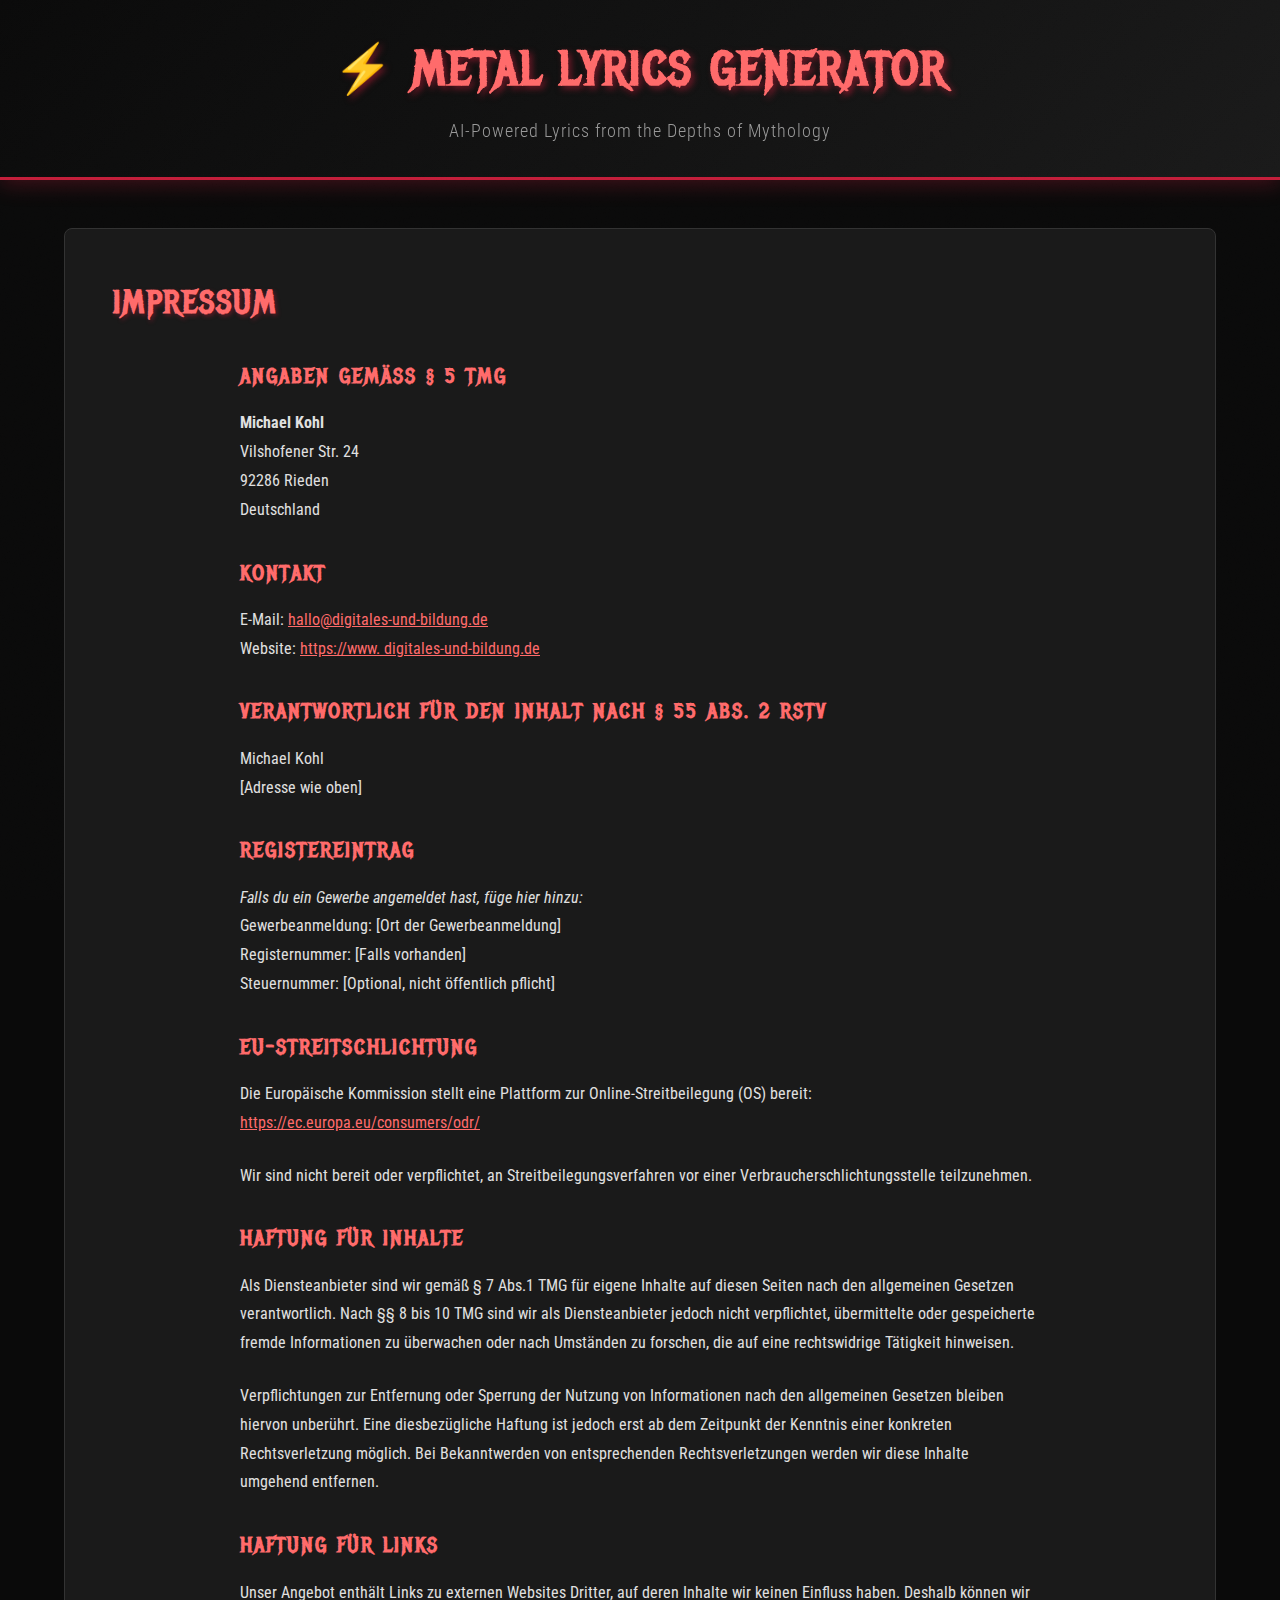
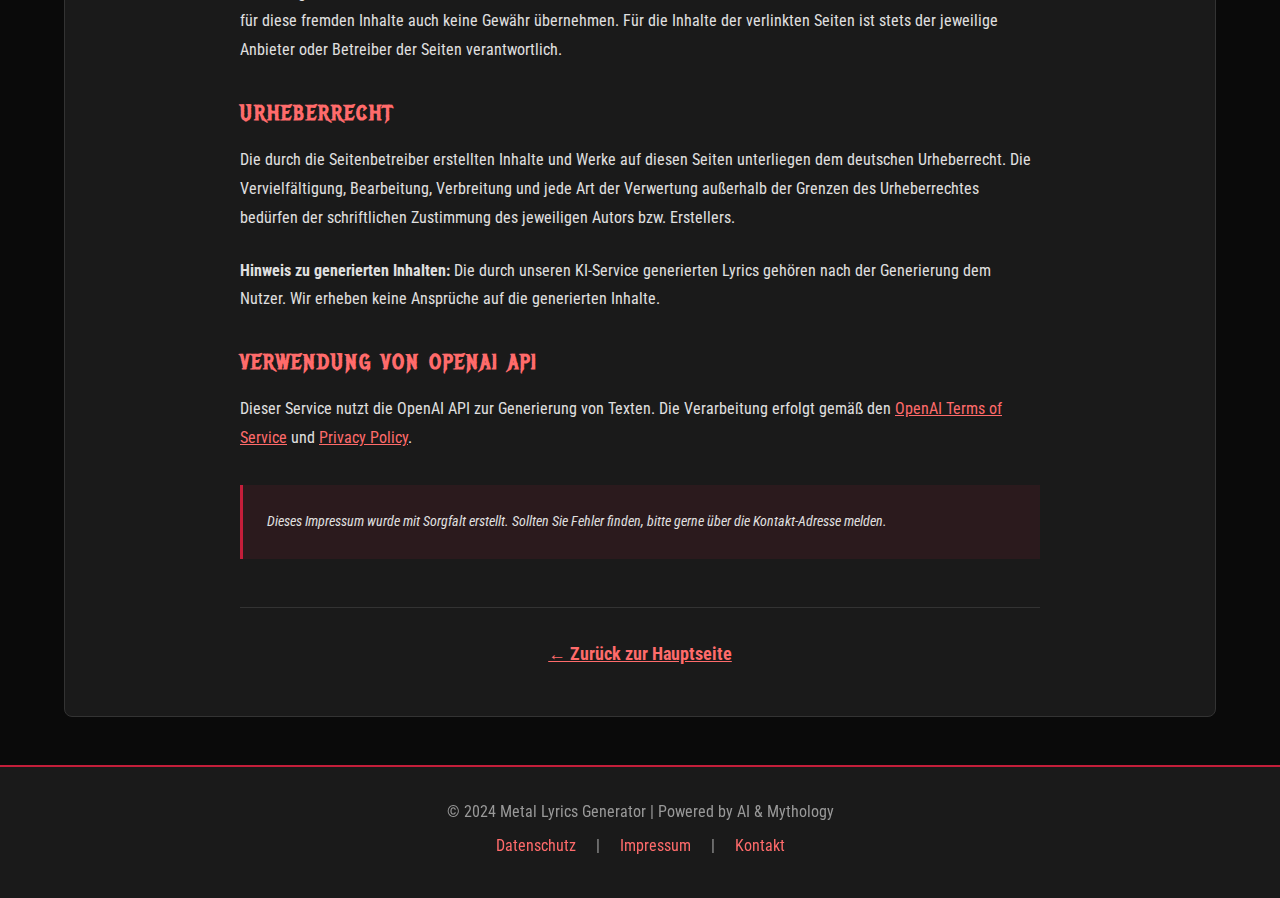
<file: impressum.html>
<!DOCTYPE html>
<html lang="de">
<head>
    <meta charset="UTF-8">
    <meta name="viewport" content="width=device-width, initial-scale=1.0">
    <title>Impressum - Metal Lyrics Generator</title>
    <link rel="preconnect" href="https://fonts.googleapis.com">
    <link rel="preconnect" href="https://fonts.gstatic.com" crossorigin>
    <link href="https://fonts.googleapis.com/css2?family=Metal+Mania&family=Roboto+Condensed:wght@300;400;700&display=swap" rel="stylesheet">
    <link rel="stylesheet" href="style.css">
</head>
<body>
    <div class="grain-overlay"></div>

    <!-- Header -->
    <header>
        <div class="container">
            <h1 class="logo">⚡ METAL LYRICS GENERATOR</h1>
            <p class="tagline">AI-Powered Lyrics from the Depths of Mythology</p>
        </div>
    </header>

    <!-- Main Content -->
    <main class="container">
        <section class="legal-section">
            <h2>Impressum</h2>
            
            <div class="legal-content">
                <h3>Angaben gemäß § 5 TMG</h3>
                
                <p>
                    <strong>Michael Kohl</strong><br>
                    Vilshofener Str. 24<br>
                    92286 Rieden<br>
                    Deutschland
                </p>

                <h3>Kontakt</h3>
                <p>
                    E-Mail: <a href="hallo@digitales-und-bildung.de">hallo@digitales-und-bildung.de</a><br>
                    Website: <a href="https://www. digitales-und-bildung.de">https://www. digitales-und-bildung.de</a>
                </p>

                <h3>Verantwortlich für den Inhalt nach § 55 Abs. 2 RStV</h3>
                <p>
                    Michael Kohl<br>
                    [Adresse wie oben]
                </p>

                <!-- Falls Gewerblich -->
                <h3>Registereintrag</h3>
                <p>
                    <em>Falls du ein Gewerbe angemeldet hast, füge hier hinzu:</em><br>
                    Gewerbeanmeldung: [Ort der Gewerbeanmeldung]<br>
                    Registernummer: [Falls vorhanden]<br>
                    Steuernummer: [Optional, nicht öffentlich pflicht]
                </p>

                <!-- EU-Streitschlichtung -->
                <h3>EU-Streitschlichtung</h3>
                <p>
                    Die Europäische Kommission stellt eine Plattform zur Online-Streitbeilegung (OS) bereit: 
                    <a href="https://ec.europa.eu/consumers/odr/" target="_blank" rel="noopener">https://ec.europa.eu/consumers/odr/</a>
                </p>
                <p>
                    Wir sind nicht bereit oder verpflichtet, an Streitbeilegungsverfahren vor einer 
                    Verbraucherschlichtungsstelle teilzunehmen.
                </p>

                <!-- Haftungsausschluss -->
                <h3>Haftung für Inhalte</h3>
                <p>
                    Als Diensteanbieter sind wir gemäß § 7 Abs.1 TMG für eigene Inhalte auf diesen Seiten nach den 
                    allgemeinen Gesetzen verantwortlich. Nach §§ 8 bis 10 TMG sind wir als Diensteanbieter jedoch nicht 
                    verpflichtet, übermittelte oder gespeicherte fremde Informationen zu überwachen oder nach Umständen 
                    zu forschen, die auf eine rechtswidrige Tätigkeit hinweisen.
                </p>
                <p>
                    Verpflichtungen zur Entfernung oder Sperrung der Nutzung von Informationen nach den allgemeinen 
                    Gesetzen bleiben hiervon unberührt. Eine diesbezügliche Haftung ist jedoch erst ab dem Zeitpunkt 
                    der Kenntnis einer konkreten Rechtsverletzung möglich. Bei Bekanntwerden von entsprechenden 
                    Rechtsverletzungen werden wir diese Inhalte umgehend entfernen.
                </p>

                <h3>Haftung für Links</h3>
                <p>
                    Unser Angebot enthält Links zu externen Websites Dritter, auf deren Inhalte wir keinen Einfluss haben. 
                    Deshalb können wir für diese fremden Inhalte auch keine Gewähr übernehmen. Für die Inhalte der 
                    verlinkten Seiten ist stets der jeweilige Anbieter oder Betreiber der Seiten verantwortlich.
                </p>

                <h3>Urheberrecht</h3>
                <p>
                    Die durch die Seitenbetreiber erstellten Inhalte und Werke auf diesen Seiten unterliegen dem 
                    deutschen Urheberrecht. Die Vervielfältigung, Bearbeitung, Verbreitung und jede Art der Verwertung 
                    außerhalb der Grenzen des Urheberrechtes bedürfen der schriftlichen Zustimmung des jeweiligen 
                    Autors bzw. Erstellers.
                </p>
                <p>
                    <strong>Hinweis zu generierten Inhalten:</strong> Die durch unseren KI-Service generierten Lyrics 
                    gehören nach der Generierung dem Nutzer. Wir erheben keine Ansprüche auf die generierten Inhalte.
                </p>

                <h3>Verwendung von OpenAI API</h3>
                <p>
                    Dieser Service nutzt die OpenAI API zur Generierung von Texten. Die Verarbeitung erfolgt gemäß 
                    den <a href="https://openai.com/policies/terms-of-use" target="_blank" rel="noopener">OpenAI Terms of Service</a> 
                    und <a href="https://openai.com/policies/privacy-policy" target="_blank" rel="noopener">Privacy Policy</a>.
                </p>

                <p class="legal-note">
                    <em>Dieses Impressum wurde mit Sorgfalt erstellt. Sollten Sie Fehler finden, bitte gerne über die Kontakt-Adresse melden.</em>
                </p>

                <div class="back-link">
                    <a href="index.html">← Zurück zur Hauptseite</a>
                </div>
            </div>
        </section>
    </main>

    <!-- Footer -->
    <footer>
        <div class="container">
            <p>&copy; 2024 Metal Lyrics Generator | Powered by AI & Mythology</p>
            <p>
                <a href="datenschutz.html">Datenschutz</a> |
                <a href="impressum.html">Impressum</a> |
                <a href="kontakt.html">Kontakt</a>
            </p>
        </div>
    </footer>

    <style>
        .legal-section {
            background: var(--color-bg-secondary);
            border: 1px solid var(--color-border);
            border-radius: var(--border-radius);
            padding: var(--spacing-xl);
            margin: var(--spacing-xl) 0;
        }

        .legal-content {
            max-width: 800px;
            margin: 0 auto;
        }

        .legal-content h3 {
            color: var(--color-accent-bright);
            margin-top: var(--spacing-lg);
            margin-bottom: var(--spacing-sm);
            font-size: 1.3rem;
        }

        .legal-content p {
            margin-bottom: var(--spacing-md);
            line-height: 1.8;
            color: var(--color-text);
        }

        .legal-content a {
            color: var(--color-accent-bright);
            text-decoration: underline;
        }

        .legal-note {
            background: rgba(196, 30, 58, 0.1);
            border-left: 3px solid var(--color-accent);
            padding: var(--spacing-md);
            margin-top: var(--spacing-lg);
            font-size: 0.9rem;
            color: var(--color-text-muted);
        }

        .back-link {
            text-align: center;
            margin-top: var(--spacing-xl);
            padding-top: var(--spacing-lg);
            border-top: 1px solid var(--color-border);
        }

        .back-link a {
            font-size: 1.1rem;
            font-weight: 700;
        }
    </style>
</body>
</html>
</file>
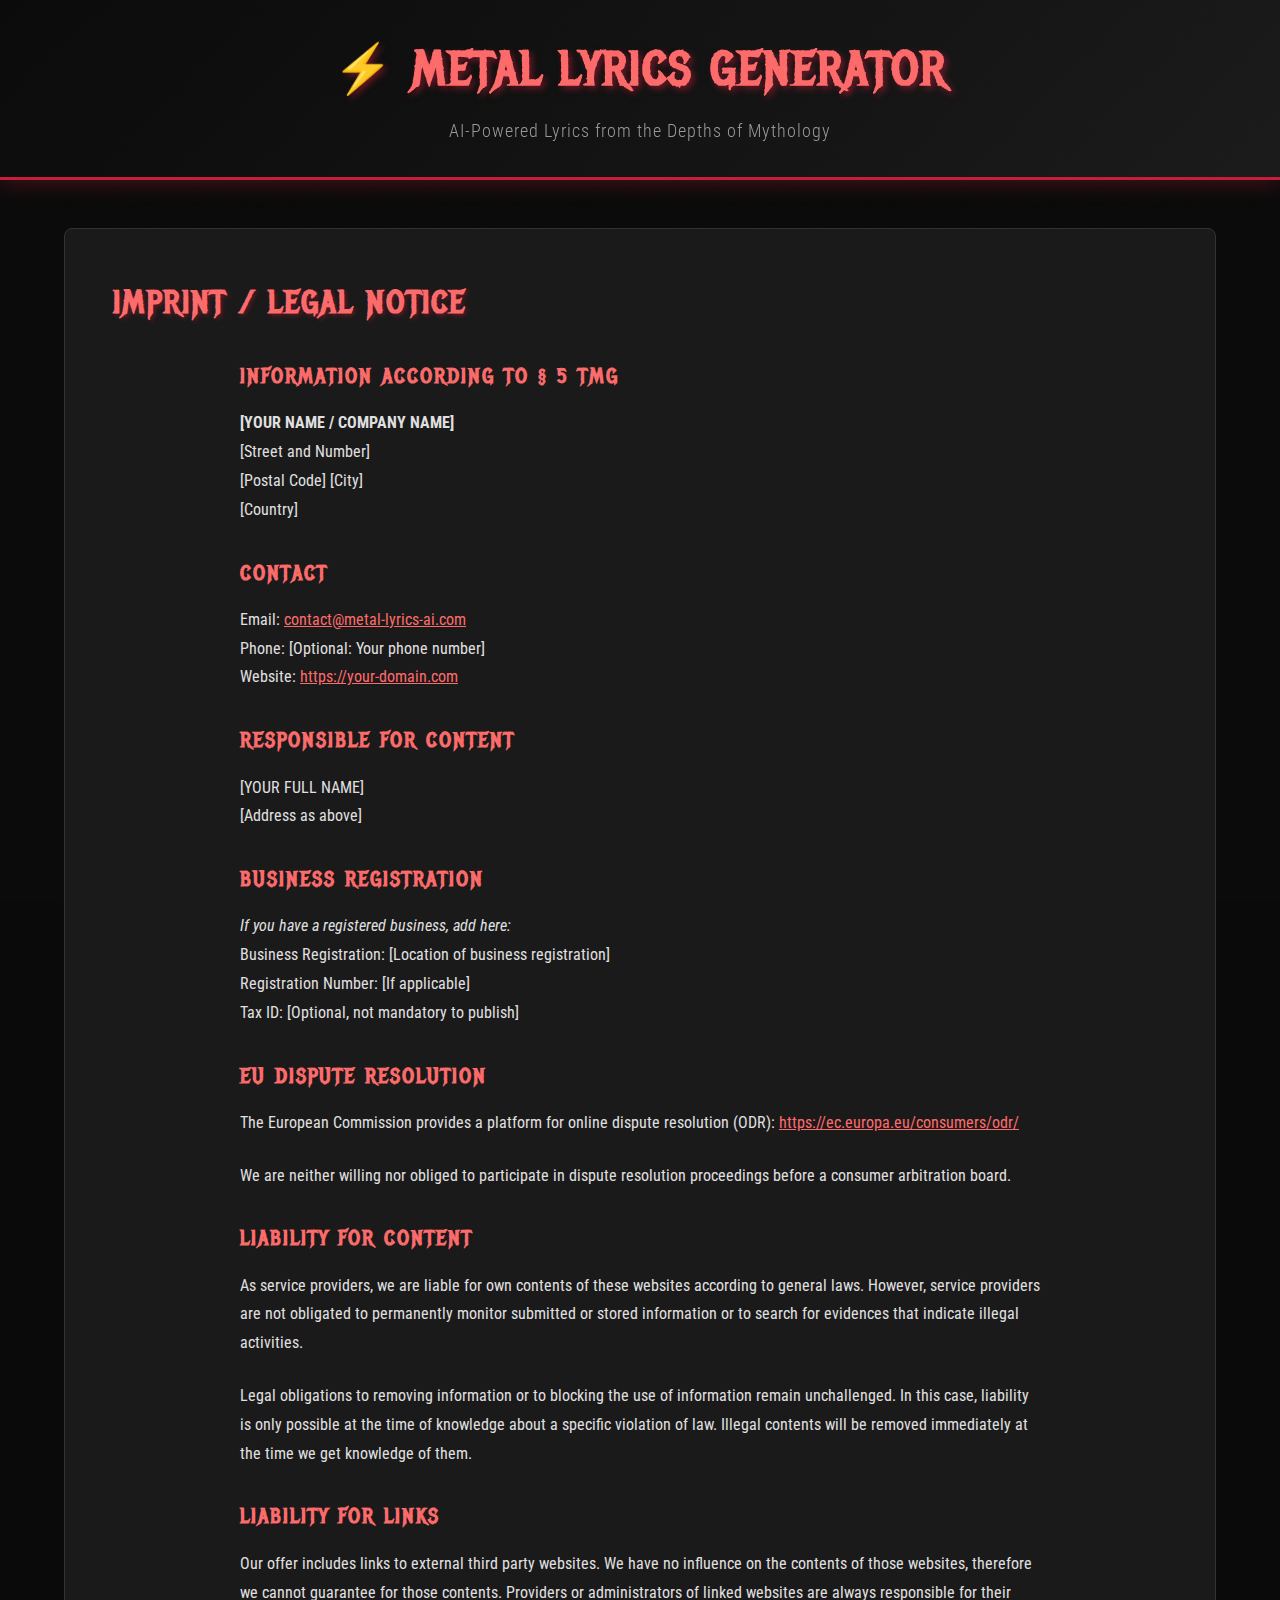
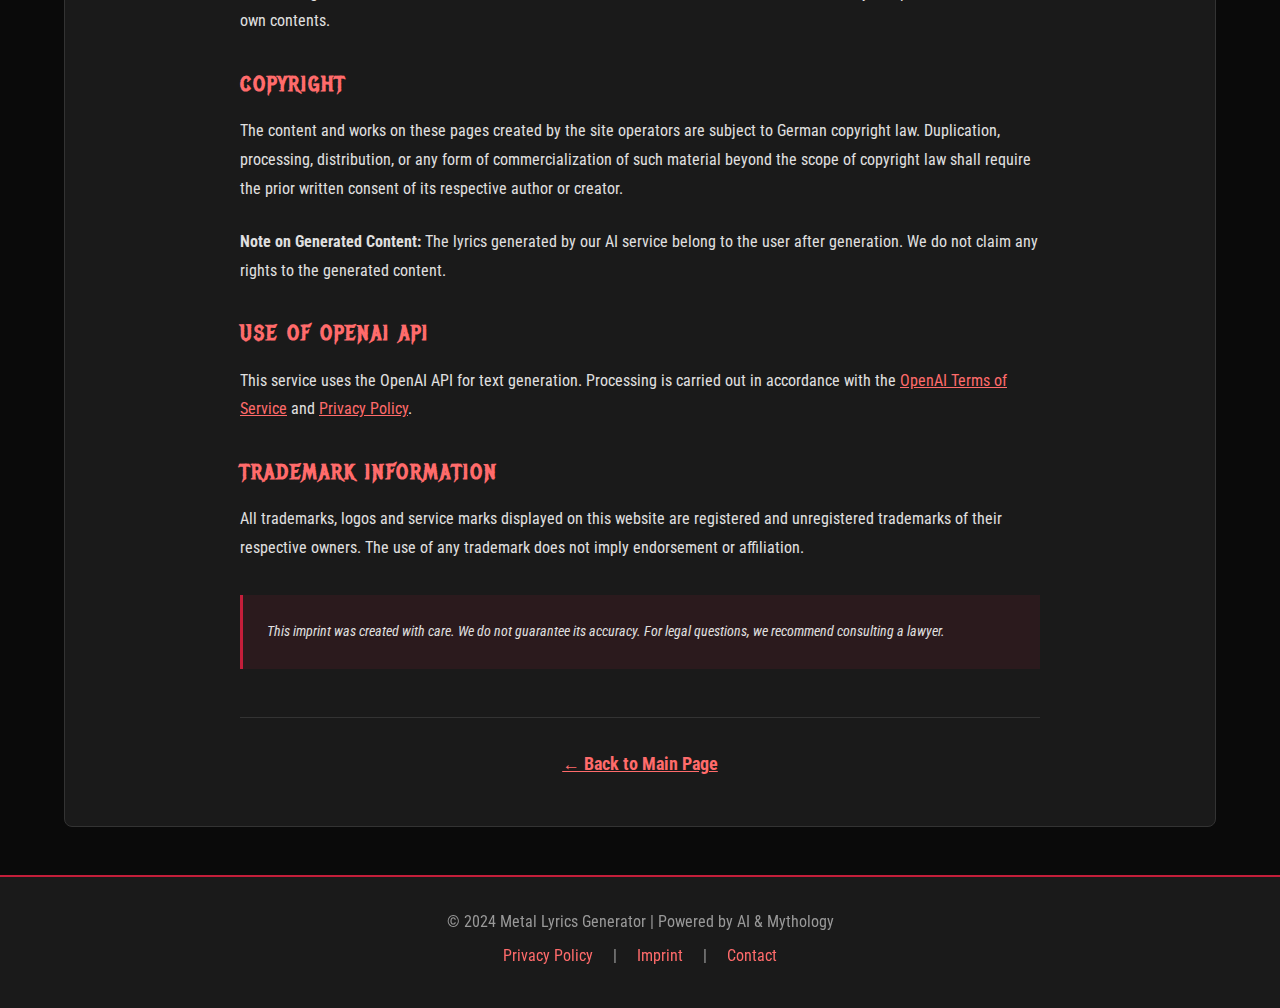
<file: imprint.html>
<!DOCTYPE html>
<html lang="en">
<head>
    <meta charset="UTF-8">
    <meta name="viewport" content="width=device-width, initial-scale=1.0">
    <title>Imprint - Metal Lyrics Generator</title>
    <link rel="preconnect" href="https://fonts.googleapis.com">
    <link rel="preconnect" href="https://fonts.gstatic.com" crossorigin>
    <link href="https://fonts.googleapis.com/css2?family=Metal+Mania&family=Roboto+Condensed:wght@300;400;700&display=swap" rel="stylesheet">
    <link rel="stylesheet" href="style.css">
</head>
<body>
    <div class="grain-overlay"></div>

    <!-- Header -->
    <header>
        <div class="container">
            <h1 class="logo">⚡ METAL LYRICS GENERATOR</h1>
            <p class="tagline">AI-Powered Lyrics from the Depths of Mythology</p>
        </div>
    </header>

    <!-- Main Content -->
    <main class="container">
        <section class="legal-section">
            <h2>Imprint / Legal Notice</h2>
            
            <div class="legal-content">
                <h3>Information according to § 5 TMG</h3>
                
                <p>
                    <strong>[YOUR NAME / COMPANY NAME]</strong><br>
                    [Street and Number]<br>
                    [Postal Code] [City]<br>
                    [Country]
                </p>

                <h3>Contact</h3>
                <p>
                    Email: <a href="mailto:contact@metal-lyrics-ai.com">contact@metal-lyrics-ai.com</a><br>
                    Phone: [Optional: Your phone number]<br>
                    Website: <a href="https://your-domain.com">https://your-domain.com</a>
                </p>

                <h3>Responsible for Content</h3>
                <p>
                    [YOUR FULL NAME]<br>
                    [Address as above]
                </p>

                <!-- If Commercial -->
                <h3>Business Registration</h3>
                <p>
                    <em>If you have a registered business, add here:</em><br>
                    Business Registration: [Location of business registration]<br>
                    Registration Number: [If applicable]<br>
                    Tax ID: [Optional, not mandatory to publish]
                </p>

                <!-- EU Dispute Resolution -->
                <h3>EU Dispute Resolution</h3>
                <p>
                    The European Commission provides a platform for online dispute resolution (ODR): 
                    <a href="https://ec.europa.eu/consumers/odr/" target="_blank" rel="noopener">https://ec.europa.eu/consumers/odr/</a>
                </p>
                <p>
                    We are neither willing nor obliged to participate in dispute resolution proceedings 
                    before a consumer arbitration board.
                </p>

                <!-- Liability Disclaimer -->
                <h3>Liability for Content</h3>
                <p>
                    As service providers, we are liable for own contents of these websites according to 
                    general laws. However, service providers are not obligated to permanently monitor 
                    submitted or stored information or to search for evidences that indicate illegal activities.
                </p>
                <p>
                    Legal obligations to removing information or to blocking the use of information remain 
                    unchallenged. In this case, liability is only possible at the time of knowledge about a 
                    specific violation of law. Illegal contents will be removed immediately at the time we 
                    get knowledge of them.
                </p>

                <h3>Liability for Links</h3>
                <p>
                    Our offer includes links to external third party websites. We have no influence on the 
                    contents of those websites, therefore we cannot guarantee for those contents. Providers 
                    or administrators of linked websites are always responsible for their own contents.
                </p>

                <h3>Copyright</h3>
                <p>
                    The content and works on these pages created by the site operators are subject to German 
                    copyright law. Duplication, processing, distribution, or any form of commercialization 
                    of such material beyond the scope of copyright law shall require the prior written consent 
                    of its respective author or creator.
                </p>
                <p>
                    <strong>Note on Generated Content:</strong> The lyrics generated by our AI service belong 
                    to the user after generation. We do not claim any rights to the generated content.
                </p>

                <h3>Use of OpenAI API</h3>
                <p>
                    This service uses the OpenAI API for text generation. Processing is carried out in 
                    accordance with the 
                    <a href="https://openai.com/policies/terms-of-use" target="_blank" rel="noopener">OpenAI Terms of Service</a> 
                    and <a href="https://openai.com/policies/privacy-policy" target="_blank" rel="noopener">Privacy Policy</a>.
                </p>

                <h3>Trademark Information</h3>
                <p>
                    All trademarks, logos and service marks displayed on this website are registered and 
                    unregistered trademarks of their respective owners. The use of any trademark does not 
                    imply endorsement or affiliation.
                </p>

                <p class="legal-note">
                    <em>This imprint was created with care. We do not guarantee its accuracy. For legal 
                    questions, we recommend consulting a lawyer.</em>
                </p>

                <div class="back-link">
                    <a href="index.html">← Back to Main Page</a>
                </div>
            </div>
        </section>
    </main>

    <!-- Footer -->
    <footer>
        <div class="container">
            <p>&copy; 2024 Metal Lyrics Generator | Powered by AI & Mythology</p>
            <p>
                <a href="privacy.html">Privacy Policy</a> |
                <a href="imprint.html">Imprint</a> |
                <a href="contact.html">Contact</a>
            </p>
        </div>
    </footer>

    <style>
        .legal-section {
            background: var(--color-bg-secondary);
            border: 1px solid var(--color-border);
            border-radius: var(--border-radius);
            padding: var(--spacing-xl);
            margin: var(--spacing-xl) 0;
        }

        .legal-content {
            max-width: 800px;
            margin: 0 auto;
        }

        .legal-content h3 {
            color: var(--color-accent-bright);
            margin-top: var(--spacing-lg);
            margin-bottom: var(--spacing-sm);
            font-size: 1.3rem;
        }

        .legal-content p {
            margin-bottom: var(--spacing-md);
            line-height: 1.8;
            color: var(--color-text);
        }

        .legal-content a {
            color: var(--color-accent-bright);
            text-decoration: underline;
        }

        .legal-note {
            background: rgba(196, 30, 58, 0.1);
            border-left: 3px solid var(--color-accent);
            padding: var(--spacing-md);
            margin-top: var(--spacing-lg);
            font-size: 0.9rem;
            color: var(--color-text-muted);
        }

        .back-link {
            text-align: center;
            margin-top: var(--spacing-xl);
            padding-top: var(--spacing-lg);
            border-top: 1px solid var(--color-border);
        }

        .back-link a {
            font-size: 1.1rem;
            font-weight: 700;
        }
    </style>
</body>
</html>
</file>
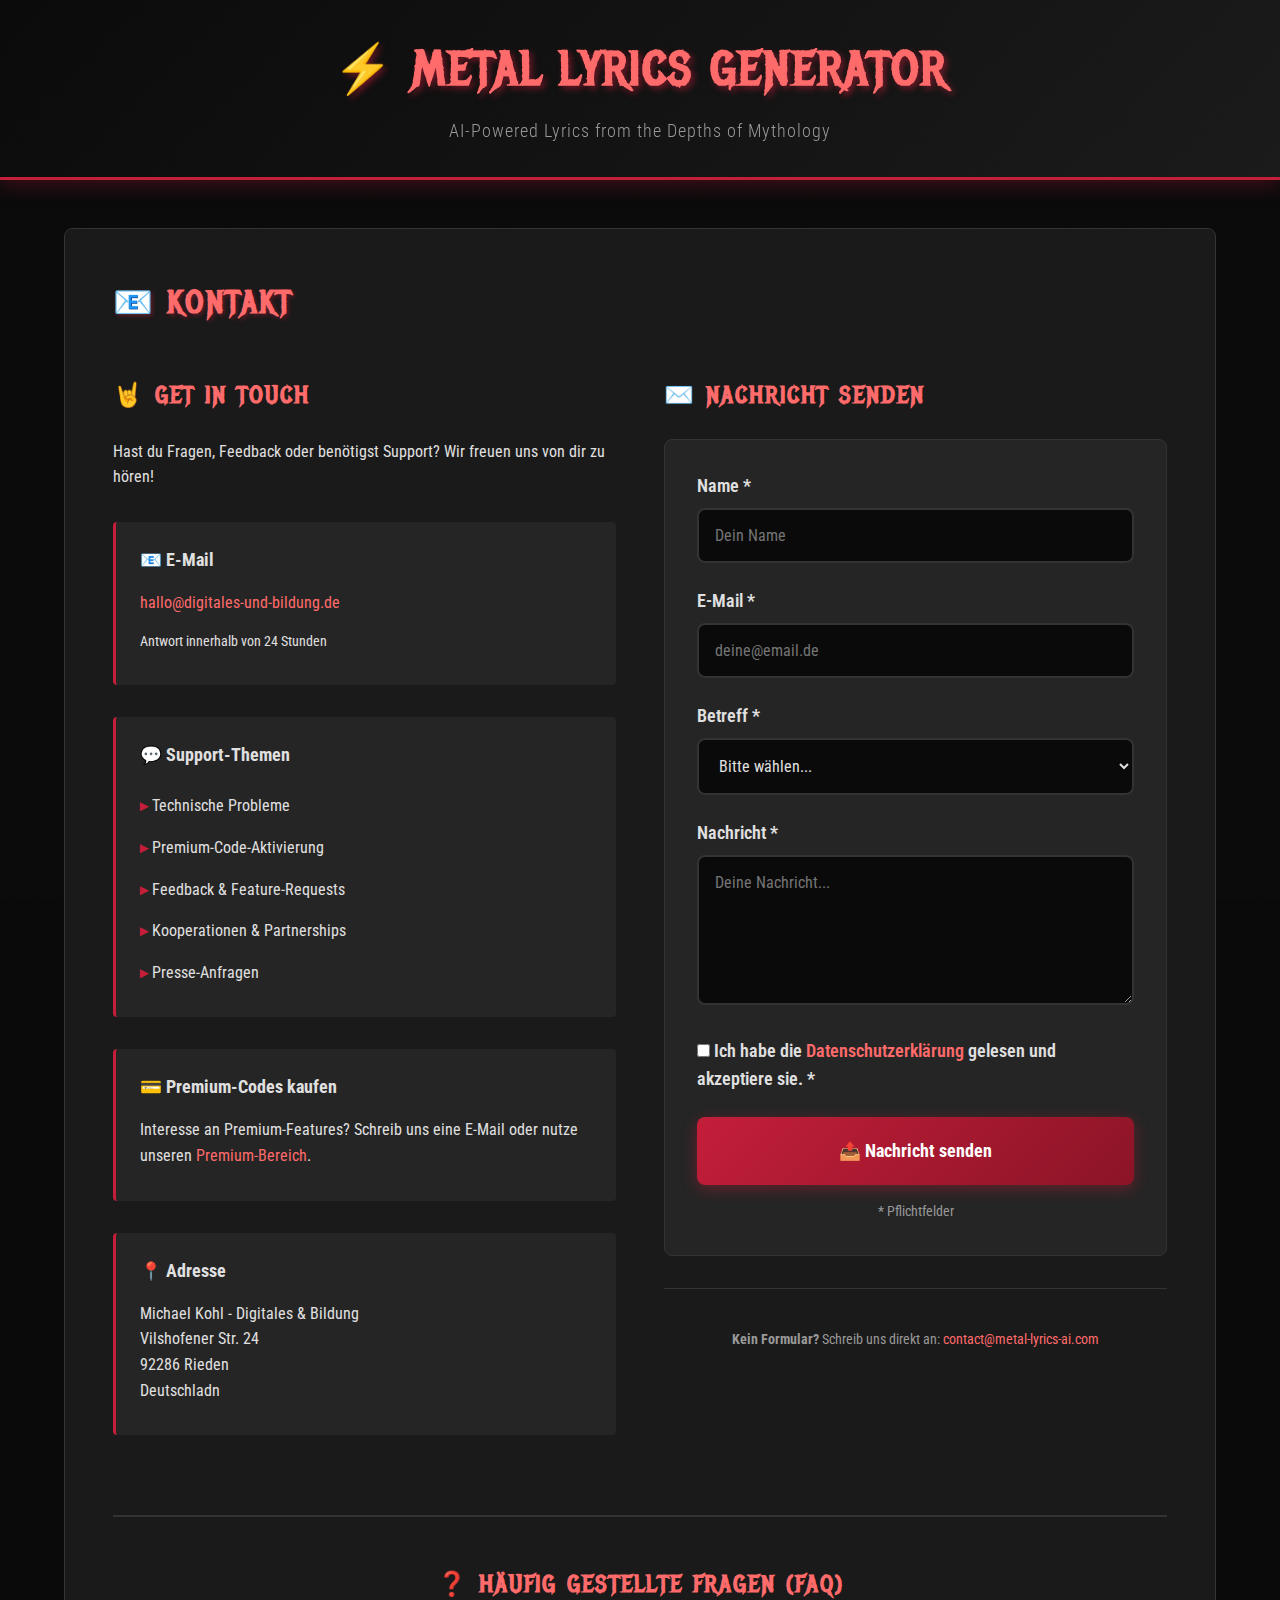
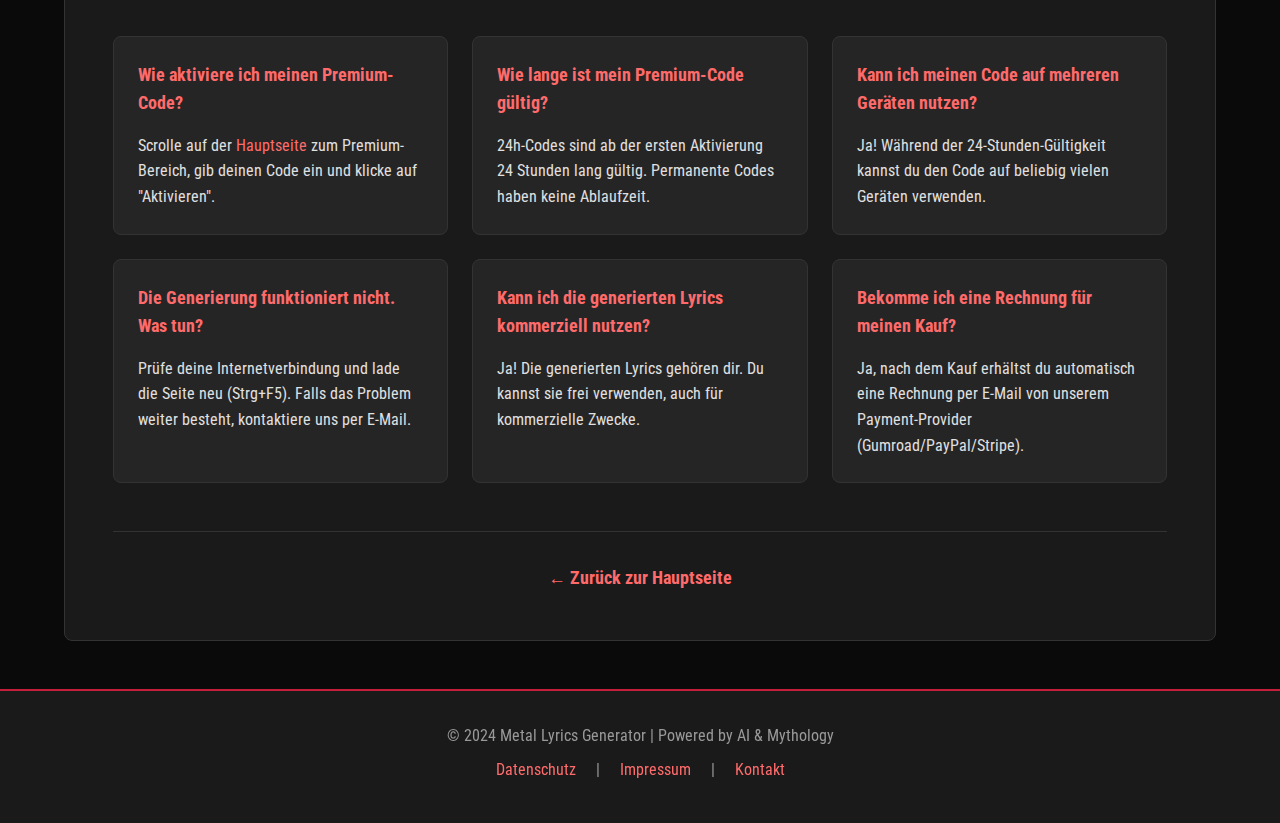
<file: kontakt.html>
<!DOCTYPE html>
<html lang="de">
<head>
    <meta charset="UTF-8">
    <meta name="viewport" content="width=device-width, initial-scale=1.0">
    <title>Kontakt - Metal Lyrics Generator</title>
    <link rel="preconnect" href="https://fonts.googleapis.com">
    <link rel="preconnect" href="https://fonts.gstatic.com" crossorigin>
    <link href="https://fonts.googleapis.com/css2?family=Metal+Mania&family=Roboto+Condensed:wght@300;400;700&display=swap" rel="stylesheet">
    <link rel="stylesheet" href="style.css">
</head>
<body>
    <div class="grain-overlay"></div>

    <!-- Header -->
    <header>
        <div class="container">
            <h1 class="logo">⚡ METAL LYRICS GENERATOR</h1>
            <p class="tagline">AI-Powered Lyrics from the Depths of Mythology</p>
        </div>
    </header>

    <!-- Main Content -->
    <main class="container">
        <section class="contact-section">
            <h2>📧 Kontakt</h2>
            
            <div class="contact-grid">
                <!-- Kontaktinformationen -->
                <div class="contact-info">
                    <h3>🤘 Get in Touch</h3>
                    <p>
                        Hast du Fragen, Feedback oder benötigst Support? Wir freuen uns von dir zu hören!
                    </p>

                    <div class="contact-details">
                        <div class="contact-item">
                            <h4>📧 E-Mail</h4>
                            <p>
                                <a href="hallo@digitales-und-bildung.de">hallo@digitales-und-bildung.de</a>
                            </p>
                            <p class="small-text">Antwort innerhalb von 24 Stunden</p>
                        </div>

                        <div class="contact-item">
                            <h4>💬 Support-Themen</h4>
                            <ul>
                                <li>Technische Probleme</li>
                                <li>Premium-Code-Aktivierung</li>
                                <li>Feedback & Feature-Requests</li>
                                <li>Kooperationen & Partnerships</li>
                                <li>Presse-Anfragen</li>
                            </ul>
                        </div>

                        <div class="contact-item">
                            <h4>💳 Premium-Codes kaufen</h4>
                            <p>
                                Interesse an Premium-Features? Schreib uns eine E-Mail oder nutze unseren 
                                <a href="index.html#premium">Premium-Bereich</a>.
                            </p>
                        </div>

                        <div class="contact-item">
                            <h4>📍 Adresse</h4>
                            <p>
                                Michael Kohl - Digitales & Bildung<br>
                                Vilshofener Str. 24<br>
                                92286 Rieden<br>
                                Deutschladn
                            </p>
                        </div>
                    </div>
                </div>

                <!-- Kontaktformular (Optional) -->
                <div class="contact-form-container">
                    <h3>✉️ Nachricht senden</h3>
                    
                    <form id="contact-form" class="contact-form">
                        <div class="form-group">
                            <label for="name">Name *</label>
                            <input 
                                type="text" 
                                id="name" 
                                name="name" 
                                required 
                                placeholder="Dein Name"
                            >
                        </div>

                        <div class="form-group">
                            <label for="email">E-Mail *</label>
                            <input 
                                type="email" 
                                id="email" 
                                name="email" 
                                required 
                                placeholder="deine@email.de"
                            >
                        </div>

                        <div class="form-group">
                            <label for="subject">Betreff *</label>
                            <select id="subject" name="subject" required>
                                <option value="">Bitte wählen...</option>
                                <option value="support">Technischer Support</option>
                                <option value="premium">Premium-Code / Kauf</option>
                                <option value="feedback">Feedback / Verbesserungsvorschlag</option>
                                <option value="partnership">Kooperation / Partnership</option>
                                <option value="press">Presse-Anfrage</option>
                                <option value="other">Sonstiges</option>
                            </select>
                        </div>

                        <div class="form-group">
                            <label for="message">Nachricht *</label>
                            <textarea 
                                id="message" 
                                name="message" 
                                rows="6" 
                                required 
                                placeholder="Deine Nachricht..."
                            ></textarea>
                        </div>

                        <div class="form-group">
                            <label class="checkbox-label">
                                <input type="checkbox" id="privacy" name="privacy" required>
                                Ich habe die <a href="datenschutz.html" target="_blank">Datenschutzerklärung</a> 
                                gelesen und akzeptiere sie. *
                            </label>
                        </div>

                        <button type="submit" class="submit-btn">
                            📤 Nachricht senden
                        </button>

                        <p class="form-note">
                            * Pflichtfelder
                        </p>

                        <div id="form-message" class="form-message" style="display: none;"></div>
                    </form>

                    <div class="alternative-contact">
                        <p class="small-text">
                            <strong>Kein Formular?</strong> Schreib uns direkt an: 
                            <a href="mailto:contact@metal-lyrics-ai.com">contact@metal-lyrics-ai.com</a>
                        </p>
                    </div>
                </div>
            </div>

            <!-- FAQ Section -->
            <div class="faq-section">
                <h3>❓ Häufig gestellte Fragen (FAQ)</h3>
                
                <div class="faq-grid">
                    <div class="faq-item">
                        <h4>Wie aktiviere ich meinen Premium-Code?</h4>
                        <p>
                            Scrolle auf der <a href="index.html">Hauptseite</a> zum Premium-Bereich, 
                            gib deinen Code ein und klicke auf "Aktivieren".
                        </p>
                    </div>

                    <div class="faq-item">
                        <h4>Wie lange ist mein Premium-Code gültig?</h4>
                        <p>
                            24h-Codes sind ab der ersten Aktivierung 24 Stunden lang gültig. Permanente 
                            Codes haben keine Ablaufzeit.
                        </p>
                    </div>

                    <div class="faq-item">
                        <h4>Kann ich meinen Code auf mehreren Geräten nutzen?</h4>
                        <p>
                            Ja! Während der 24-Stunden-Gültigkeit kannst du den Code auf beliebig vielen 
                            Geräten verwenden.
                        </p>
                    </div>

                    <div class="faq-item">
                        <h4>Die Generierung funktioniert nicht. Was tun?</h4>
                        <p>
                            Prüfe deine Internetverbindung und lade die Seite neu (Strg+F5). Falls das 
                            Problem weiter besteht, kontaktiere uns per E-Mail.
                        </p>
                    </div>

                    <div class="faq-item">
                        <h4>Kann ich die generierten Lyrics kommerziell nutzen?</h4>
                        <p>
                            Ja! Die generierten Lyrics gehören dir. Du kannst sie frei verwenden, auch 
                            für kommerzielle Zwecke.
                        </p>
                    </div>

                    <div class="faq-item">
                        <h4>Bekomme ich eine Rechnung für meinen Kauf?</h4>
                        <p>
                            Ja, nach dem Kauf erhältst du automatisch eine Rechnung per E-Mail von unserem 
                            Payment-Provider (Gumroad/PayPal/Stripe).
                        </p>
                    </div>
                </div>
            </div>

            <div class="back-link">
                <a href="index.html">← Zurück zur Hauptseite</a>
            </div>
        </section>
    </main>

    <!-- Footer -->
    <footer>
        <div class="container">
            <p>&copy; 2024 Metal Lyrics Generator | Powered by AI & Mythology</p>
            <p>
                <a href="datenschutz.html">Datenschutz</a> |
                <a href="impressum.html">Impressum</a> |
                <a href="kontakt.html">Kontakt</a>
            </p>
        </div>
    </footer>

    <style>
        .contact-section {
            background: var(--color-bg-secondary);
            border: 1px solid var(--color-border);
            border-radius: var(--border-radius);
            padding: var(--spacing-xl);
            margin: var(--spacing-xl) 0;
        }

        .contact-grid {
            display: grid;
            grid-template-columns: 1fr 1fr;
            gap: var(--spacing-xl);
            margin: var(--spacing-xl) 0;
        }

        .contact-info h3,
        .contact-form-container h3 {
            color: var(--color-accent-bright);
            margin-bottom: var(--spacing-md);
            font-size: 1.5rem;
        }

        .contact-details {
            margin-top: var(--spacing-lg);
        }

        .contact-item {
            margin-bottom: var(--spacing-lg);
            padding: var(--spacing-md);
            background: var(--color-bg-card);
            border-left: 3px solid var(--color-accent);
            border-radius: 4px;
        }

        .contact-item h4 {
            color: var(--color-text);
            margin-bottom: var(--spacing-sm);
            font-size: 1.1rem;
        }

        .contact-item p {
            color: var(--color-text);
            line-height: 1.6;
            margin-bottom: var(--spacing-xs);
        }

        .contact-item ul {
            list-style: none;
            padding-left: 0;
        }

        .contact-item li {
            padding: var(--spacing-xs) 0;
            color: var(--color-text);
        }

        .contact-item li::before {
            content: "▸ ";
            color: var(--color-accent);
            font-weight: bold;
        }

        /* Contact Form */
        .contact-form {
            background: var(--color-bg-card);
            padding: var(--spacing-lg);
            border-radius: var(--border-radius);
            border: 1px solid var(--color-border);
        }

        .contact-form .form-group {
            margin-bottom: var(--spacing-md);
        }

        .contact-form label {
            display: block;
            margin-bottom: var(--spacing-xs);
            color: var(--color-text);
            font-weight: 600;
        }

        .contact-form input[type="text"],
        .contact-form input[type="email"],
        .contact-form select,
        .contact-form textarea {
            width: 100%;
            padding: var(--spacing-sm);
            background: var(--color-bg);
            border: 2px solid var(--color-border);
            border-radius: var(--border-radius);
            color: var(--color-text);
            font-size: 1rem;
            font-family: var(--font-body);
            transition: var(--transition);
        }

        .contact-form input:focus,
        .contact-form select:focus,
        .contact-form textarea:focus {
            outline: none;
            border-color: var(--color-accent);
            box-shadow: 0 0 10px rgba(196, 30, 58, 0.3);
        }

        .contact-form textarea {
            resize: vertical;
            min-height: 120px;
        }

        .checkbox-label {
            display: flex;
            align-items: flex-start;
            gap: var(--spacing-xs);
            font-weight: 400;
            font-size: 0.9rem;
        }

        .checkbox-label input[type="checkbox"] {
            margin-top: 4px;
            width: auto;
        }

        .submit-btn {
            width: 100%;
            padding: var(--spacing-md);
            background: linear-gradient(135deg, var(--color-accent) 0%, var(--color-accent-dark) 100%);
            border: none;
            border-radius: var(--border-radius);
            color: white;
            font-size: 1.1rem;
            font-weight: 700;
            font-family: var(--font-body);
            cursor: pointer;
            transition: var(--transition);
            box-shadow: 0 4px 15px rgba(196, 30, 58, 0.4);
        }

        .submit-btn:hover {
            transform: translateY(-2px);
            box-shadow: 0 6px 25px rgba(196, 30, 58, 0.6);
        }

        .form-note {
            text-align: center;
            color: var(--color-text-muted);
            font-size: 0.85rem;
            margin-top: var(--spacing-sm);
        }

        .form-message {
            margin-top: var(--spacing-md);
            padding: var(--spacing-md);
            border-radius: var(--border-radius);
            text-align: center;
            font-weight: 600;
        }

        .form-message.success {
            background: #2ecc71;
            color: white;
        }

        .form-message.error {
            background: #e74c3c;
            color: white;
        }

        .alternative-contact {
            margin-top: var(--spacing-lg);
            padding-top: var(--spacing-md);
            border-top: 1px solid var(--color-border);
            text-align: center;
        }

        /* FAQ Section */
        .faq-section {
            margin-top: var(--spacing-xl);
            padding-top: var(--spacing-xl);
            border-top: 2px solid var(--color-border);
        }

        .faq-section h3 {
            color: var(--color-accent-bright);
            margin-bottom: var(--spacing-lg);
            font-size: 1.5rem;
            text-align: center;
        }

        .faq-grid {
            display: grid;
            grid-template-columns: repeat(auto-fit, minmax(300px, 1fr));
            gap: var(--spacing-md);
        }

        .faq-item {
            background: var(--color-bg-card);
            padding: var(--spacing-md);
            border-radius: var(--border-radius);
            border: 1px solid var(--color-border);
            transition: var(--transition);
        }

        .faq-item:hover {
            border-color: var(--color-accent);
            transform: translateY(-3px);
        }

        .faq-item h4 {
            color: var(--color-accent-bright);
            margin-bottom: var(--spacing-sm);
            font-size: 1.1rem;
        }

        .faq-item p {
            color: var(--color-text);
            line-height: 1.6;
        }

        .back-link {
            text-align: center;
            margin-top: var(--spacing-xl);
            padding-top: var(--spacing-lg);
            border-top: 1px solid var(--color-border);
        }

        .back-link a {
            font-size: 1.1rem;
            font-weight: 700;
            color: var(--color-accent-bright);
        }

        /* Responsive */
        @media (max-width: 768px) {
            .contact-grid {
                grid-template-columns: 1fr;
            }

            .faq-grid {
                grid-template-columns: 1fr;
            }
        }
    </style>

    <script>
        // Simple form handling (you can replace this with actual backend submission)
        document.getElementById('contact-form').addEventListener('submit', async (e) => {
            e.preventDefault();

            const formMessage = document.getElementById('form-message');
            const submitBtn = e.target.querySelector('.submit-btn');
            
            // Get form data
            const formData = {
                name: document.getElementById('name').value,
                email: document.getElementById('email').value,
                subject: document.getElementById('subject').value,
                message: document.getElementById('message').value
            };

            // Disable submit button
            submitBtn.disabled = true;
            submitBtn.textContent = '⏳ Wird gesendet...';

            // OPTION 1: Direct mailto link (simple, but opens email client)
            // Uncomment this for quick implementation:
            /*
            const mailtoLink = `mailto:contact@metal-lyrics-ai.com?subject=${encodeURIComponent(formData.subject)}&body=${encodeURIComponent(`Name: ${formData.name}\nEmail: ${formData.email}\n\nNachricht:\n${formData.message}`)}`;
            window.location.href = mailtoLink;
            formMessage.textContent = '✅ E-Mail-Client wurde geöffnet!';
            formMessage.className = 'form-message success';
            formMessage.style.display = 'block';
            */

            // OPTION 2: Backend submission (requires PHP script)
            // You would need to create a contact-form.php handler
            try {
                const response = await fetch('contact-form.php', {
                    method: 'POST',
                    headers: {
                        'Content-Type': 'application/json'
                    },
                    body: JSON.stringify(formData)
                });

                if (response.ok) {
                    formMessage.textContent = '✅ Nachricht erfolgreich versendet! Wir melden uns bald.';
                    formMessage.className = 'form-message success';
                    formMessage.style.display = 'block';
                    e.target.reset();
                } else {
                    throw new Error('Server error');
                }
            } catch (error) {
                formMessage.textContent = '❌ Fehler beim Senden. Bitte schreib uns direkt an contact@metal-lyrics-ai.com';
                formMessage.className = 'form-message error';
                formMessage.style.display = 'block';
            } finally {
                submitBtn.disabled = false;
                submitBtn.textContent = '📤 Nachricht senden';
            }

            // Hide message after 5 seconds
            setTimeout(() => {
                formMessage.style.display = 'none';
            }, 5000);
        });
    </script>
</body>
</html>
</file>
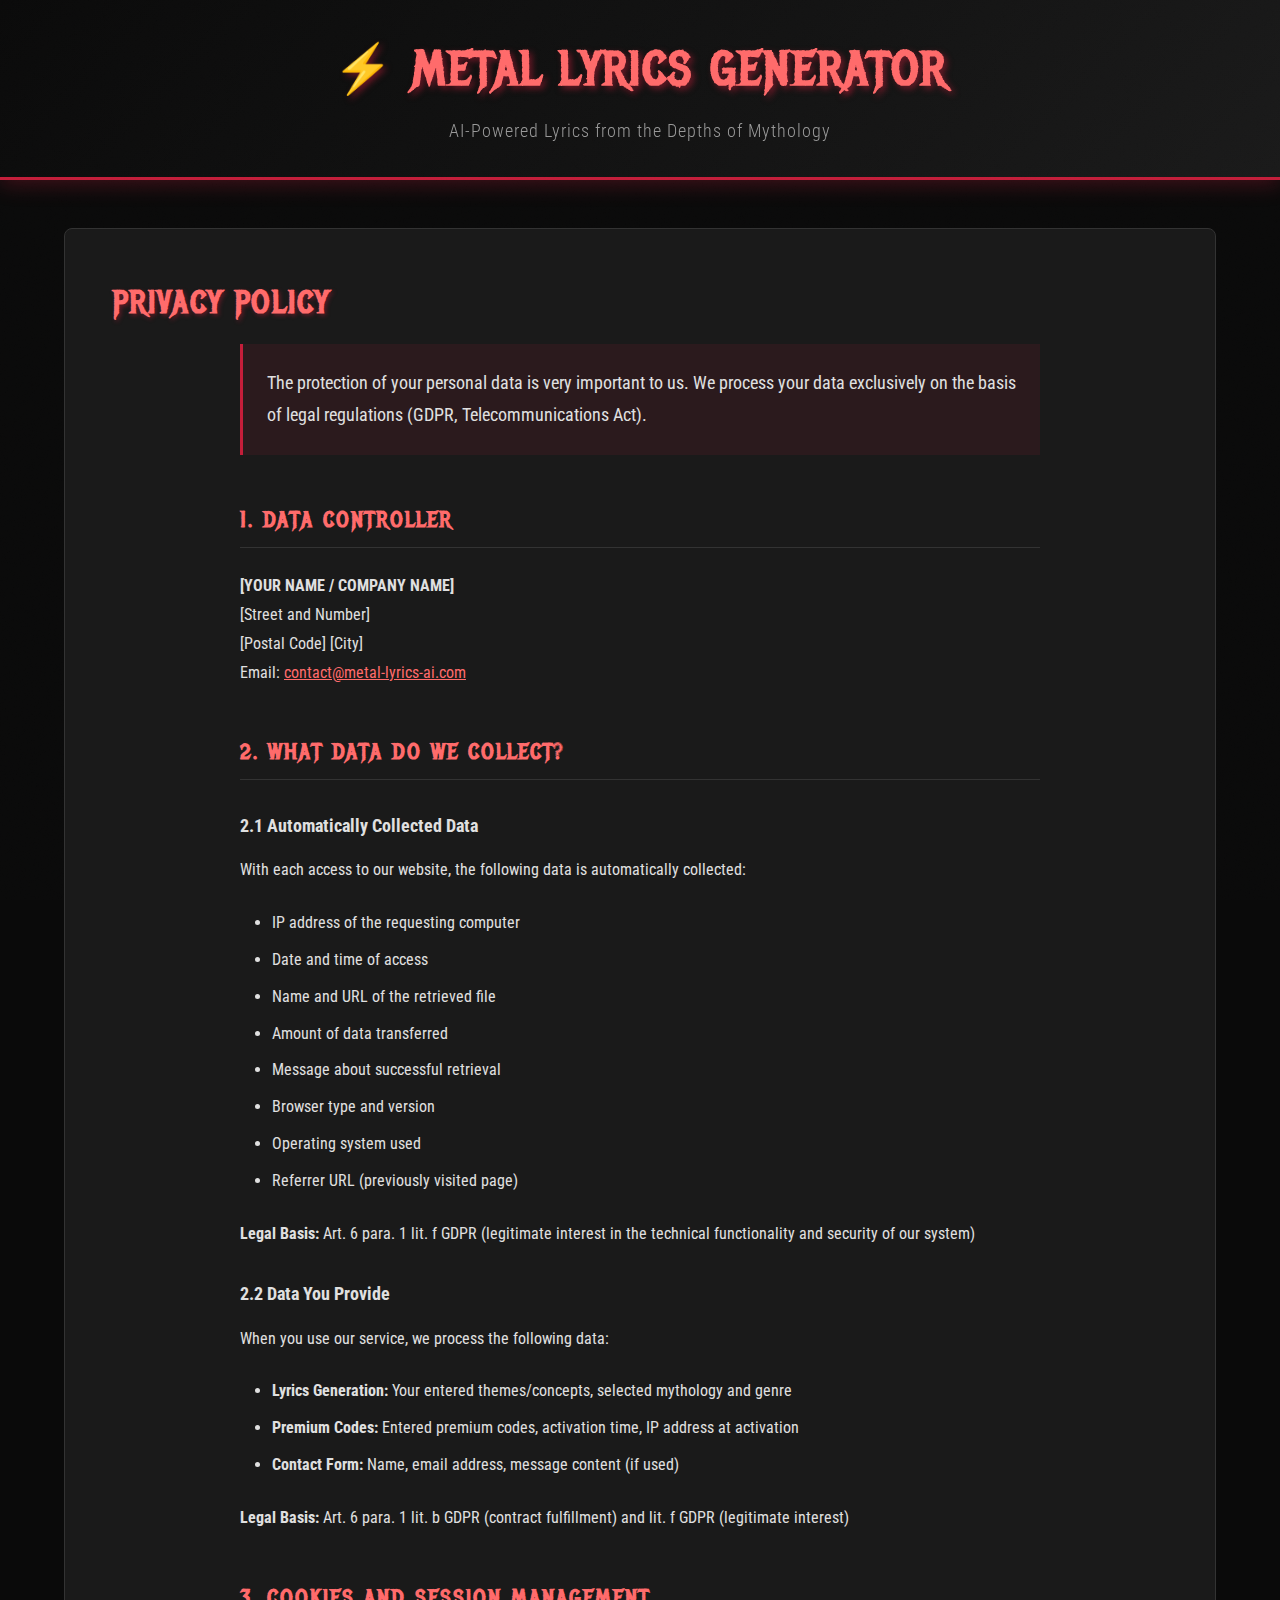
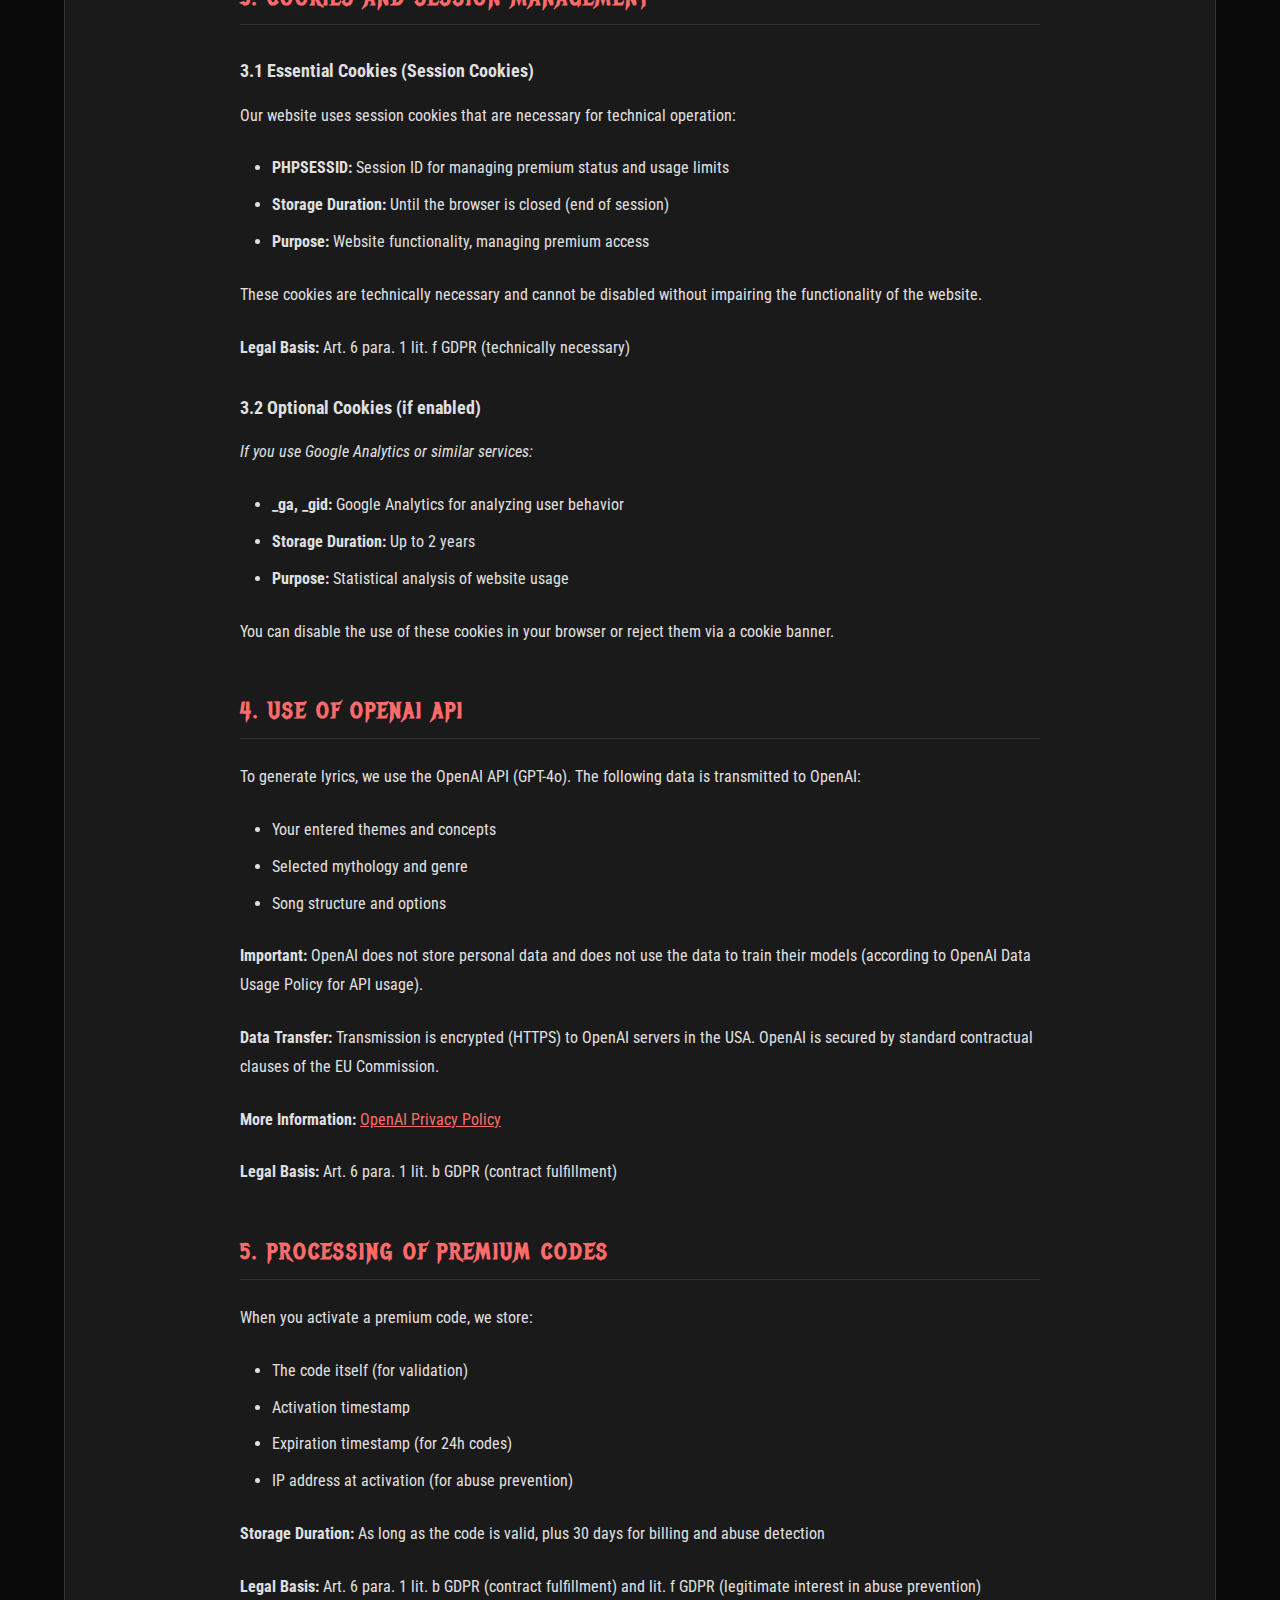
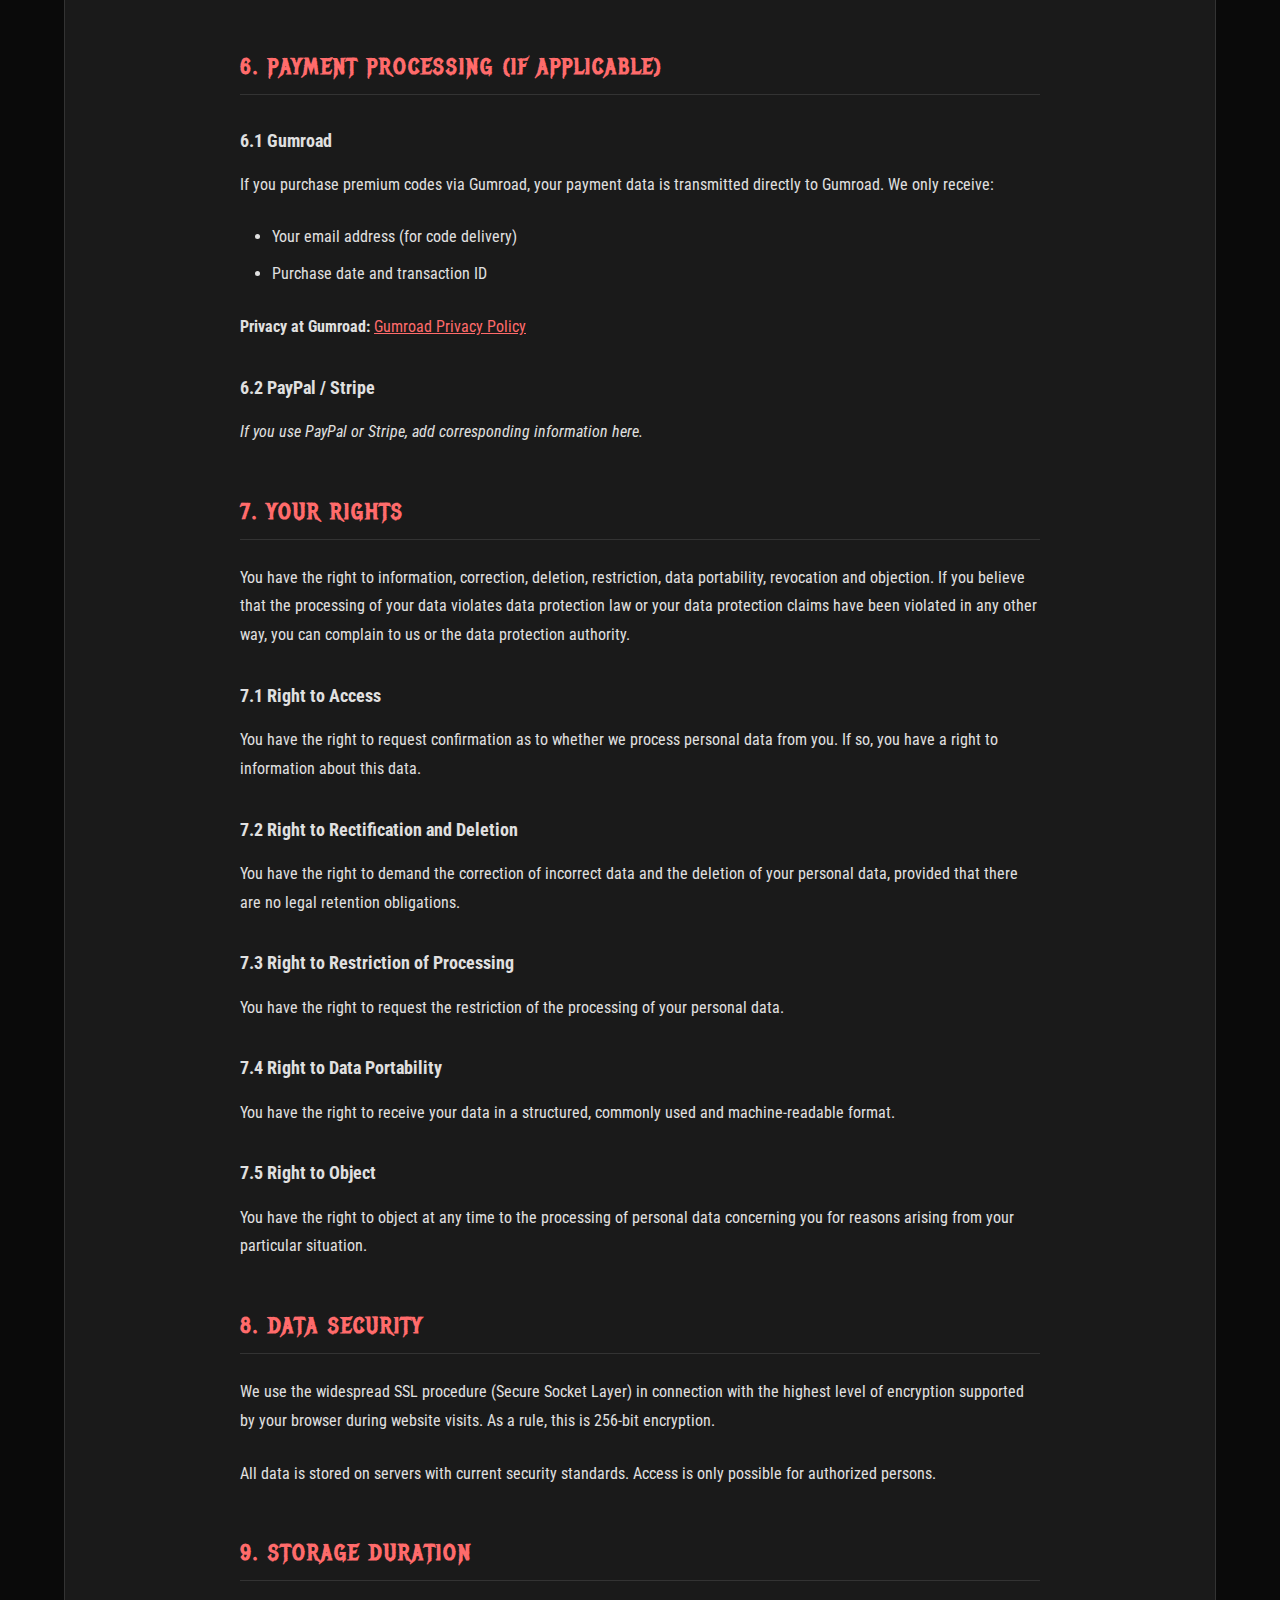
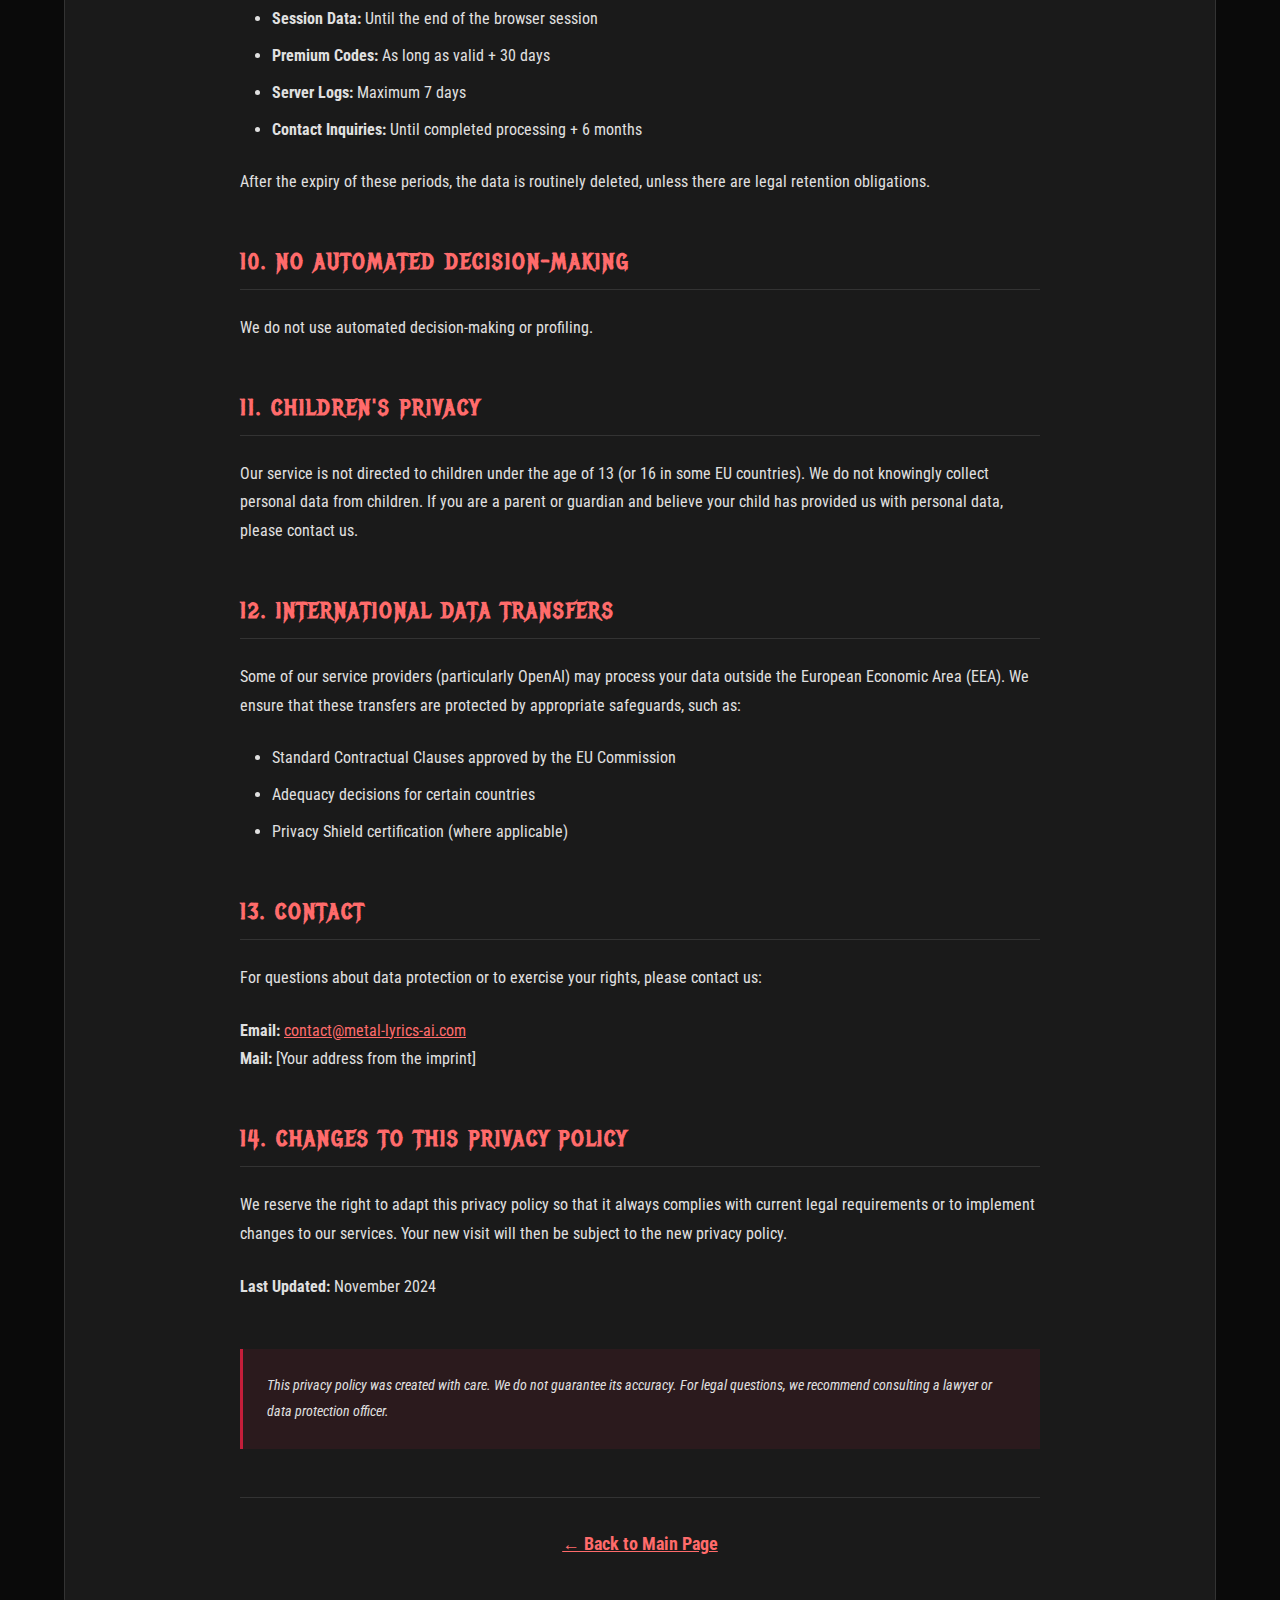
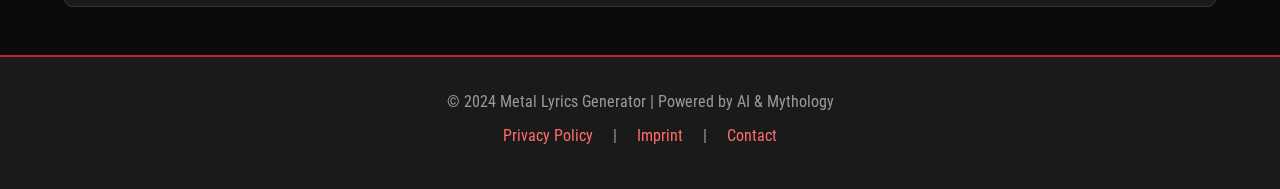
<file: privacy.html>
<!DOCTYPE html>
<html lang="en">
<head>
    <meta charset="UTF-8">
    <meta name="viewport" content="width=device-width, initial-scale=1.0">
    <title>Privacy Policy - Metal Lyrics Generator</title>
    <link rel="preconnect" href="https://fonts.googleapis.com">
    <link rel="preconnect" href="https://fonts.gstatic.com" crossorigin>
    <link href="https://fonts.googleapis.com/css2?family=Metal+Mania&family=Roboto+Condensed:wght@300;400;700&display=swap" rel="stylesheet">
    <link rel="stylesheet" href="style.css">
</head>
<body>
    <div class="grain-overlay"></div>

    <!-- Header -->
    <header>
        <div class="container">
            <h1 class="logo">⚡ METAL LYRICS GENERATOR</h1>
            <p class="tagline">AI-Powered Lyrics from the Depths of Mythology</p>
        </div>
    </header>

    <!-- Main Content -->
    <main class="container">
        <section class="legal-section">
            <h2>Privacy Policy</h2>
            
            <div class="legal-content">
                <p class="intro">
                    The protection of your personal data is very important to us. We process your data 
                    exclusively on the basis of legal regulations (GDPR, Telecommunications Act).
                </p>

                <!-- 1. Controller -->
                <h3>1. Data Controller</h3>
                <p>
                    <strong>[YOUR NAME / COMPANY NAME]</strong><br>
                    [Street and Number]<br>
                    [Postal Code] [City]<br>
                    Email: <a href="mailto:contact@metal-lyrics-ai.com">contact@metal-lyrics-ai.com</a>
                </p>

                <!-- 2. Data Collection -->
                <h3>2. What Data Do We Collect?</h3>
                
                <h4>2.1 Automatically Collected Data</h4>
                <p>
                    With each access to our website, the following data is automatically collected:
                </p>
                <ul>
                    <li>IP address of the requesting computer</li>
                    <li>Date and time of access</li>
                    <li>Name and URL of the retrieved file</li>
                    <li>Amount of data transferred</li>
                    <li>Message about successful retrieval</li>
                    <li>Browser type and version</li>
                    <li>Operating system used</li>
                    <li>Referrer URL (previously visited page)</li>
                </ul>
                <p>
                    <strong>Legal Basis:</strong> Art. 6 para. 1 lit. f GDPR (legitimate interest in the 
                    technical functionality and security of our system)
                </p>

                <h4>2.2 Data You Provide</h4>
                <p>
                    When you use our service, we process the following data:
                </p>
                <ul>
                    <li><strong>Lyrics Generation:</strong> Your entered themes/concepts, selected mythology and genre</li>
                    <li><strong>Premium Codes:</strong> Entered premium codes, activation time, IP address at activation</li>
                    <li><strong>Contact Form:</strong> Name, email address, message content (if used)</li>
                </ul>
                <p>
                    <strong>Legal Basis:</strong> Art. 6 para. 1 lit. b GDPR (contract fulfillment) and 
                    lit. f GDPR (legitimate interest)
                </p>

                <!-- 3. Cookies & Sessions -->
                <h3>3. Cookies and Session Management</h3>
                
                <h4>3.1 Essential Cookies (Session Cookies)</h4>
                <p>
                    Our website uses session cookies that are necessary for technical operation:
                </p>
                <ul>
                    <li><strong>PHPSESSID:</strong> Session ID for managing premium status and usage limits</li>
                    <li><strong>Storage Duration:</strong> Until the browser is closed (end of session)</li>
                    <li><strong>Purpose:</strong> Website functionality, managing premium access</li>
                </ul>
                <p>
                    These cookies are technically necessary and cannot be disabled without impairing the 
                    functionality of the website.
                </p>
                <p>
                    <strong>Legal Basis:</strong> Art. 6 para. 1 lit. f GDPR (technically necessary)
                </p>

                <h4>3.2 Optional Cookies (if enabled)</h4>
                <p>
                    <em>If you use Google Analytics or similar services:</em>
                </p>
                <ul>
                    <li><strong>_ga, _gid:</strong> Google Analytics for analyzing user behavior</li>
                    <li><strong>Storage Duration:</strong> Up to 2 years</li>
                    <li><strong>Purpose:</strong> Statistical analysis of website usage</li>
                </ul>
                <p>
                    You can disable the use of these cookies in your browser or reject them via a cookie banner.
                </p>

                <!-- 4. OpenAI API -->
                <h3>4. Use of OpenAI API</h3>
                <p>
                    To generate lyrics, we use the OpenAI API (GPT-4o). The following data is transmitted 
                    to OpenAI:
                </p>
                <ul>
                    <li>Your entered themes and concepts</li>
                    <li>Selected mythology and genre</li>
                    <li>Song structure and options</li>
                </ul>
                <p>
                    <strong>Important:</strong> OpenAI does not store personal data and does not use the data 
                    to train their models (according to OpenAI Data Usage Policy for API usage).
                </p>
                <p>
                    <strong>Data Transfer:</strong> Transmission is encrypted (HTTPS) to OpenAI servers in the USA. 
                    OpenAI is secured by standard contractual clauses of the EU Commission.
                </p>
                <p>
                    <strong>More Information:</strong>
                    <a href="https://openai.com/policies/privacy-policy" target="_blank" rel="noopener">OpenAI Privacy Policy</a>
                </p>
                <p>
                    <strong>Legal Basis:</strong> Art. 6 para. 1 lit. b GDPR (contract fulfillment)
                </p>

                <!-- 5. Premium Codes -->
                <h3>5. Processing of Premium Codes</h3>
                <p>
                    When you activate a premium code, we store:
                </p>
                <ul>
                    <li>The code itself (for validation)</li>
                    <li>Activation timestamp</li>
                    <li>Expiration timestamp (for 24h codes)</li>
                    <li>IP address at activation (for abuse prevention)</li>
                </ul>
                <p>
                    <strong>Storage Duration:</strong> As long as the code is valid, plus 30 days for billing 
                    and abuse detection
                </p>
                <p>
                    <strong>Legal Basis:</strong> Art. 6 para. 1 lit. b GDPR (contract fulfillment) and 
                    lit. f GDPR (legitimate interest in abuse prevention)
                </p>

                <!-- 6. Payment Processing -->
                <h3>6. Payment Processing (if applicable)</h3>
                
                <h4>6.1 Gumroad</h4>
                <p>
                    If you purchase premium codes via Gumroad, your payment data is transmitted directly to 
                    Gumroad. We only receive:
                </p>
                <ul>
                    <li>Your email address (for code delivery)</li>
                    <li>Purchase date and transaction ID</li>
                </ul>
                <p>
                    <strong>Privacy at Gumroad:</strong> 
                    <a href="https://gumroad.com/privacy" target="_blank" rel="noopener">Gumroad Privacy Policy</a>
                </p>

                <h4>6.2 PayPal / Stripe</h4>
                <p>
                    <em>If you use PayPal or Stripe, add corresponding information here.</em>
                </p>

                <!-- 7. Your Rights -->
                <h3>7. Your Rights</h3>
                <p>
                    You have the right to information, correction, deletion, restriction, data portability, 
                    revocation and objection. If you believe that the processing of your data violates data 
                    protection law or your data protection claims have been violated in any other way, you can 
                    complain to us or the data protection authority.
                </p>

                <h4>7.1 Right to Access</h4>
                <p>
                    You have the right to request confirmation as to whether we process personal data from you. 
                    If so, you have a right to information about this data.
                </p>

                <h4>7.2 Right to Rectification and Deletion</h4>
                <p>
                    You have the right to demand the correction of incorrect data and the deletion of your 
                    personal data, provided that there are no legal retention obligations.
                </p>

                <h4>7.3 Right to Restriction of Processing</h4>
                <p>
                    You have the right to request the restriction of the processing of your personal data.
                </p>

                <h4>7.4 Right to Data Portability</h4>
                <p>
                    You have the right to receive your data in a structured, commonly used and machine-readable 
                    format.
                </p>

                <h4>7.5 Right to Object</h4>
                <p>
                    You have the right to object at any time to the processing of personal data concerning you 
                    for reasons arising from your particular situation.
                </p>

                <!-- 8. Data Security -->
                <h3>8. Data Security</h3>
                <p>
                    We use the widespread SSL procedure (Secure Socket Layer) in connection with the highest 
                    level of encryption supported by your browser during website visits. As a rule, this is 
                    256-bit encryption.
                </p>
                <p>
                    All data is stored on servers with current security standards. Access is only possible for 
                    authorized persons.
                </p>

                <!-- 9. Storage Duration -->
                <h3>9. Storage Duration</h3>
                <ul>
                    <li><strong>Session Data:</strong> Until the end of the browser session</li>
                    <li><strong>Premium Codes:</strong> As long as valid + 30 days</li>
                    <li><strong>Server Logs:</strong> Maximum 7 days</li>
                    <li><strong>Contact Inquiries:</strong> Until completed processing + 6 months</li>
                </ul>
                <p>
                    After the expiry of these periods, the data is routinely deleted, unless there are legal 
                    retention obligations.
                </p>

                <!-- 10. No Automated Decision-Making -->
                <h3>10. No Automated Decision-Making</h3>
                <p>
                    We do not use automated decision-making or profiling.
                </p>

                <!-- 11. Children's Privacy -->
                <h3>11. Children's Privacy</h3>
                <p>
                    Our service is not directed to children under the age of 13 (or 16 in some EU countries). 
                    We do not knowingly collect personal data from children. If you are a parent or guardian 
                    and believe your child has provided us with personal data, please contact us.
                </p>

                <!-- 12. International Data Transfers -->
                <h3>12. International Data Transfers</h3>
                <p>
                    Some of our service providers (particularly OpenAI) may process your data outside the 
                    European Economic Area (EEA). We ensure that these transfers are protected by appropriate 
                    safeguards, such as:
                </p>
                <ul>
                    <li>Standard Contractual Clauses approved by the EU Commission</li>
                    <li>Adequacy decisions for certain countries</li>
                    <li>Privacy Shield certification (where applicable)</li>
                </ul>

                <!-- 13. Contact -->
                <h3>13. Contact</h3>
                <p>
                    For questions about data protection or to exercise your rights, please contact us:
                </p>
                <p>
                    <strong>Email:</strong> <a href="mailto:contact@metal-lyrics-ai.com">contact@metal-lyrics-ai.com</a><br>
                    <strong>Mail:</strong> [Your address from the imprint]
                </p>

                <!-- 14. Changes -->
                <h3>14. Changes to this Privacy Policy</h3>
                <p>
                    We reserve the right to adapt this privacy policy so that it always complies with current 
                    legal requirements or to implement changes to our services. Your new visit will then be 
                    subject to the new privacy policy.
                </p>
                <p>
                    <strong>Last Updated:</strong> November 2024
                </p>

                <p class="legal-note">
                    <em>This privacy policy was created with care. We do not guarantee its accuracy. For legal 
                    questions, we recommend consulting a lawyer or data protection officer.</em>
                </p>

                <div class="back-link">
                    <a href="index.html">← Back to Main Page</a>
                </div>
            </div>
        </section>
    </main>

    <!-- Footer -->
    <footer>
        <div class="container">
            <p>&copy; 2024 Metal Lyrics Generator | Powered by AI & Mythology</p>
            <p>
                <a href="privacy.html">Privacy Policy</a> |
                <a href="imprint.html">Imprint</a> |
                <a href="contact.html">Contact</a>
            </p>
        </div>
    </footer>

    <style>
        .legal-section {
            background: var(--color-bg-secondary);
            border: 1px solid var(--color-border);
            border-radius: var(--border-radius);
            padding: var(--spacing-xl);
            margin: var(--spacing-xl) 0;
        }

        .legal-content {
            max-width: 800px;
            margin: 0 auto;
        }

        .intro {
            font-size: 1.1rem;
            color: var(--color-accent-bright);
            margin-bottom: var(--spacing-lg);
            padding: var(--spacing-md);
            background: rgba(196, 30, 58, 0.1);
            border-left: 3px solid var(--color-accent);
        }

        .legal-content h3 {
            color: var(--color-accent-bright);
            margin-top: var(--spacing-xl);
            margin-bottom: var(--spacing-md);
            font-size: 1.4rem;
            border-bottom: 1px solid var(--color-border);
            padding-bottom: var(--spacing-xs);
        }

        .legal-content h4 {
            color: var(--color-text);
            margin-top: var(--spacing-lg);
            margin-bottom: var(--spacing-sm);
            font-size: 1.1rem;
            font-weight: 700;
        }

        .legal-content p {
            margin-bottom: var(--spacing-md);
            line-height: 1.8;
            color: var(--color-text);
        }

        .legal-content ul {
            margin: var(--spacing-sm) 0 var(--spacing-md) var(--spacing-lg);
            line-height: 1.8;
        }

        .legal-content li {
            margin-bottom: var(--spacing-xs);
            color: var(--color-text);
        }

        .legal-content a {
            color: var(--color-accent-bright);
            text-decoration: underline;
        }

        .legal-note {
            background: rgba(196, 30, 58, 0.1);
            border-left: 3px solid var(--color-accent);
            padding: var(--spacing-md);
            margin-top: var(--spacing-xl);
            font-size: 0.9rem;
            color: var(--color-text-muted);
        }

        .back-link {
            text-align: center;
            margin-top: var(--spacing-xl);
            padding-top: var(--spacing-lg);
            border-top: 1px solid var(--color-border);
        }

        .back-link a {
            font-size: 1.1rem;
            font-weight: 700;
        }
    </style>
</body>
</html>
</file>
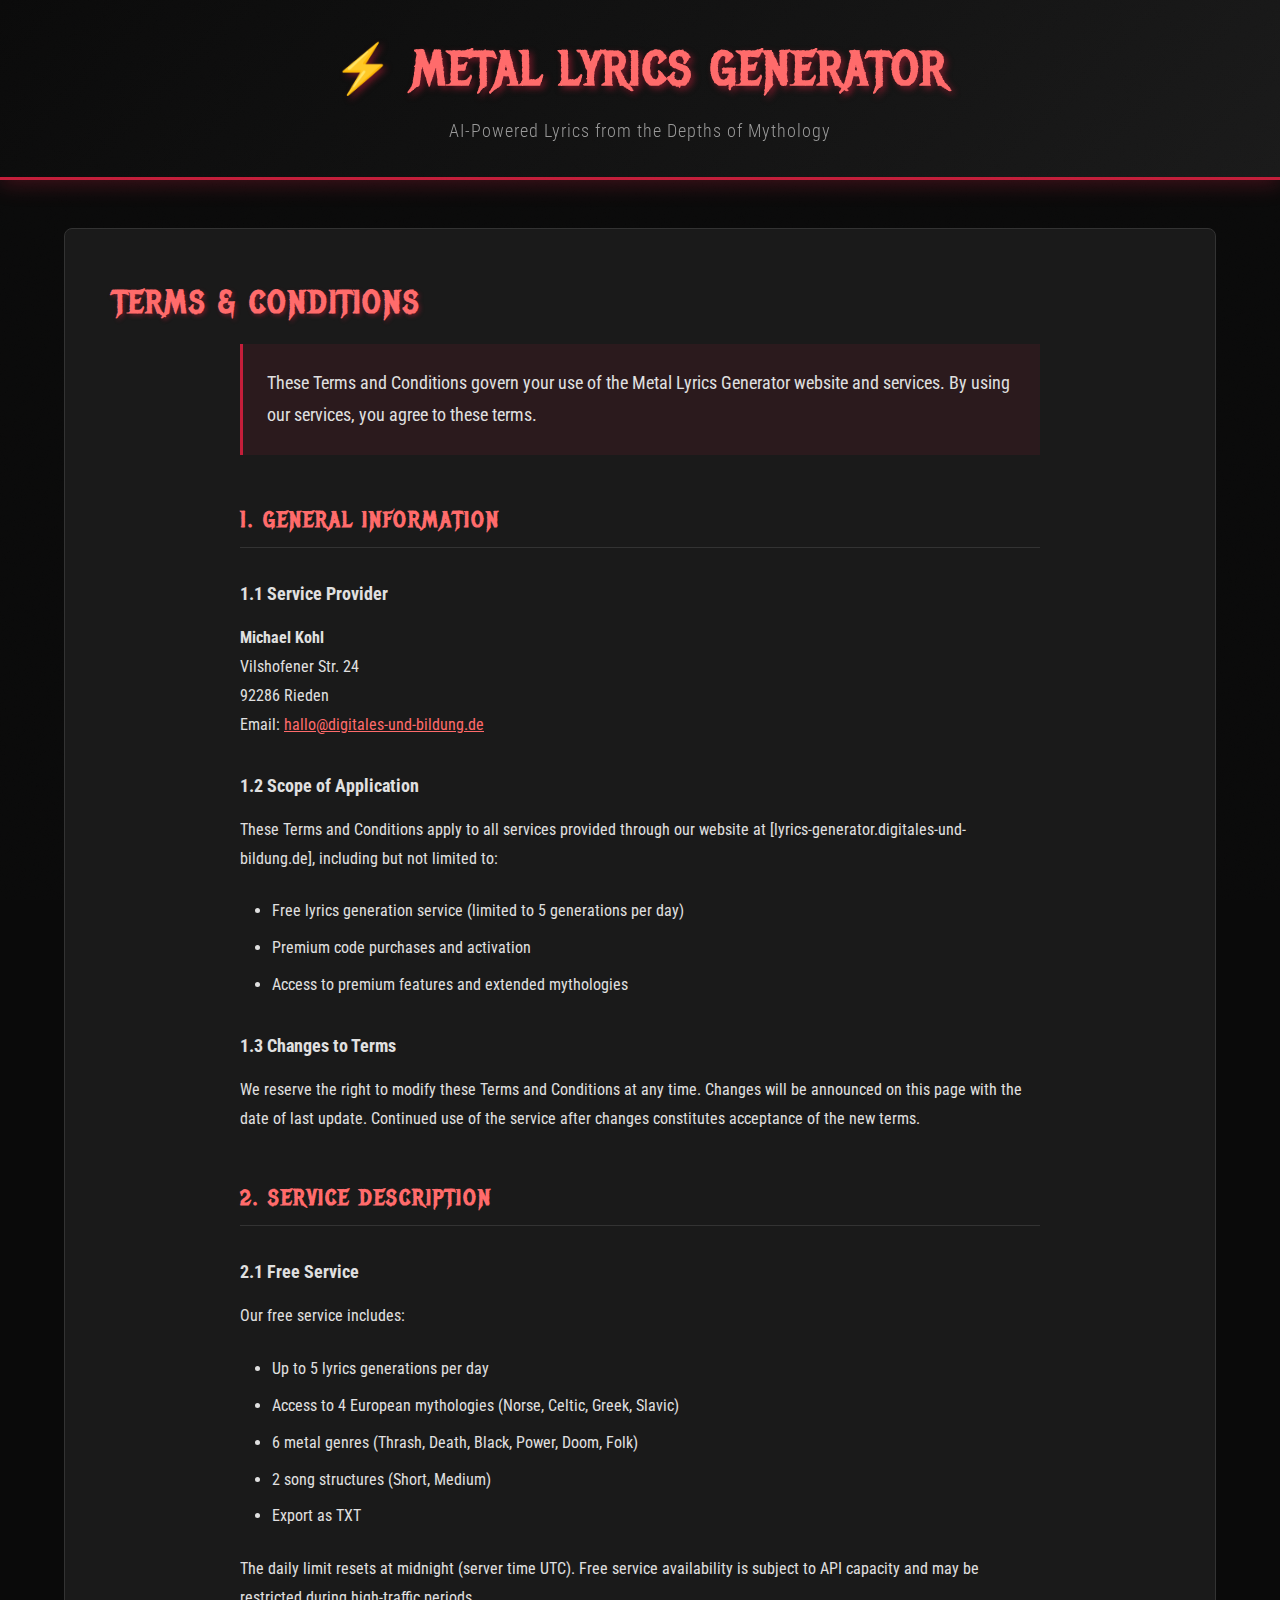
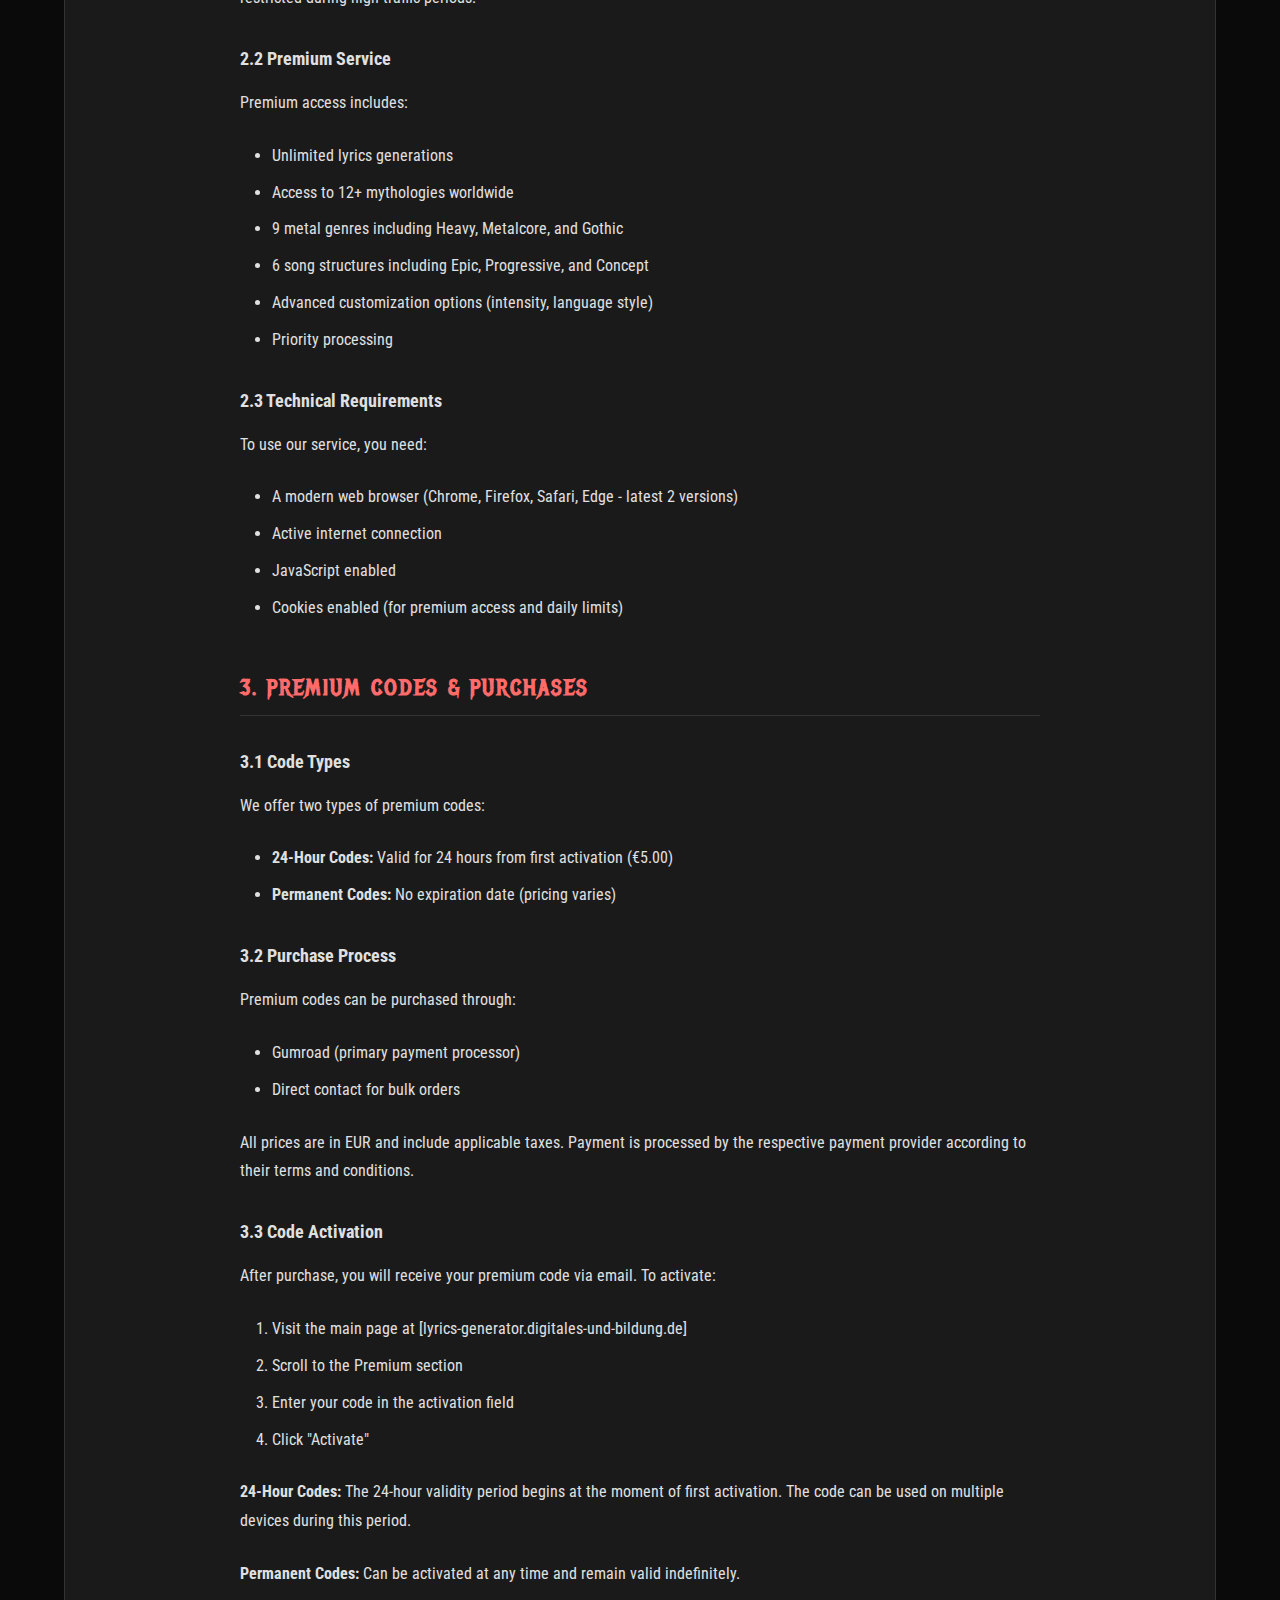
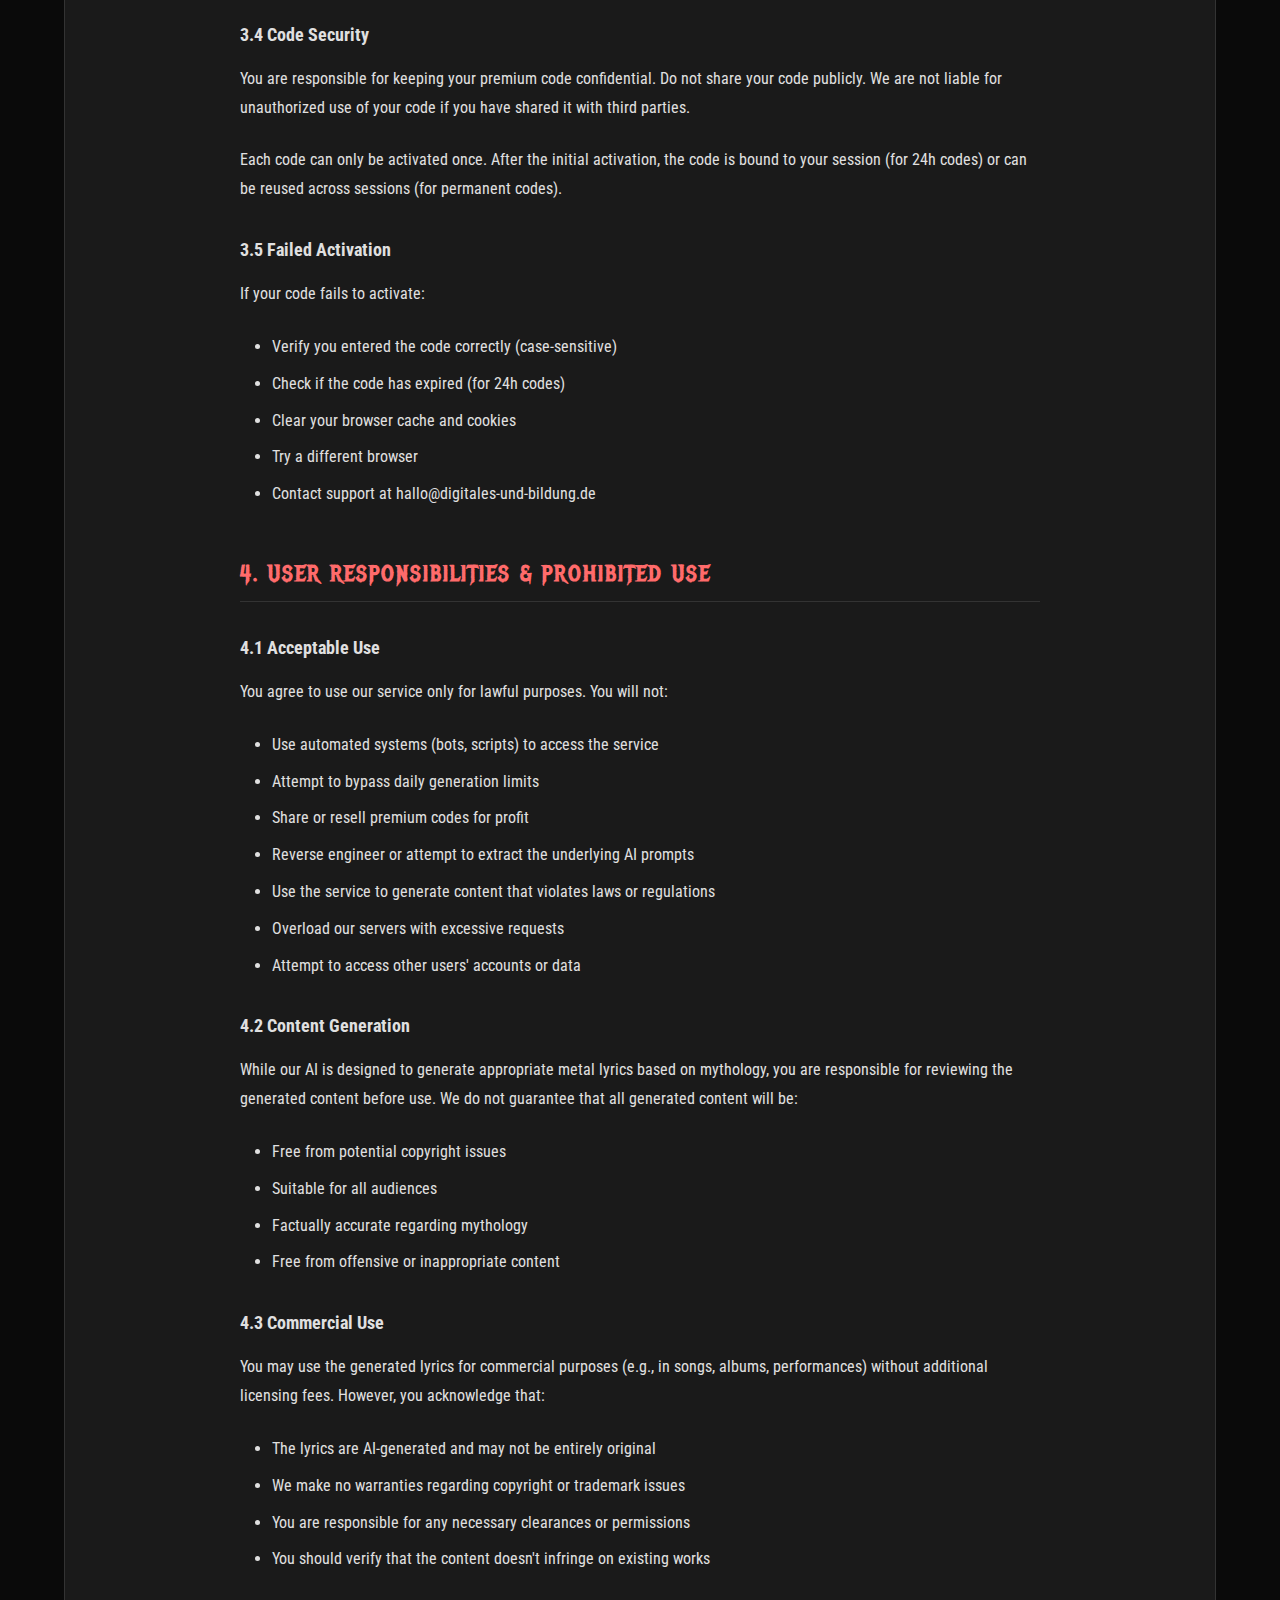
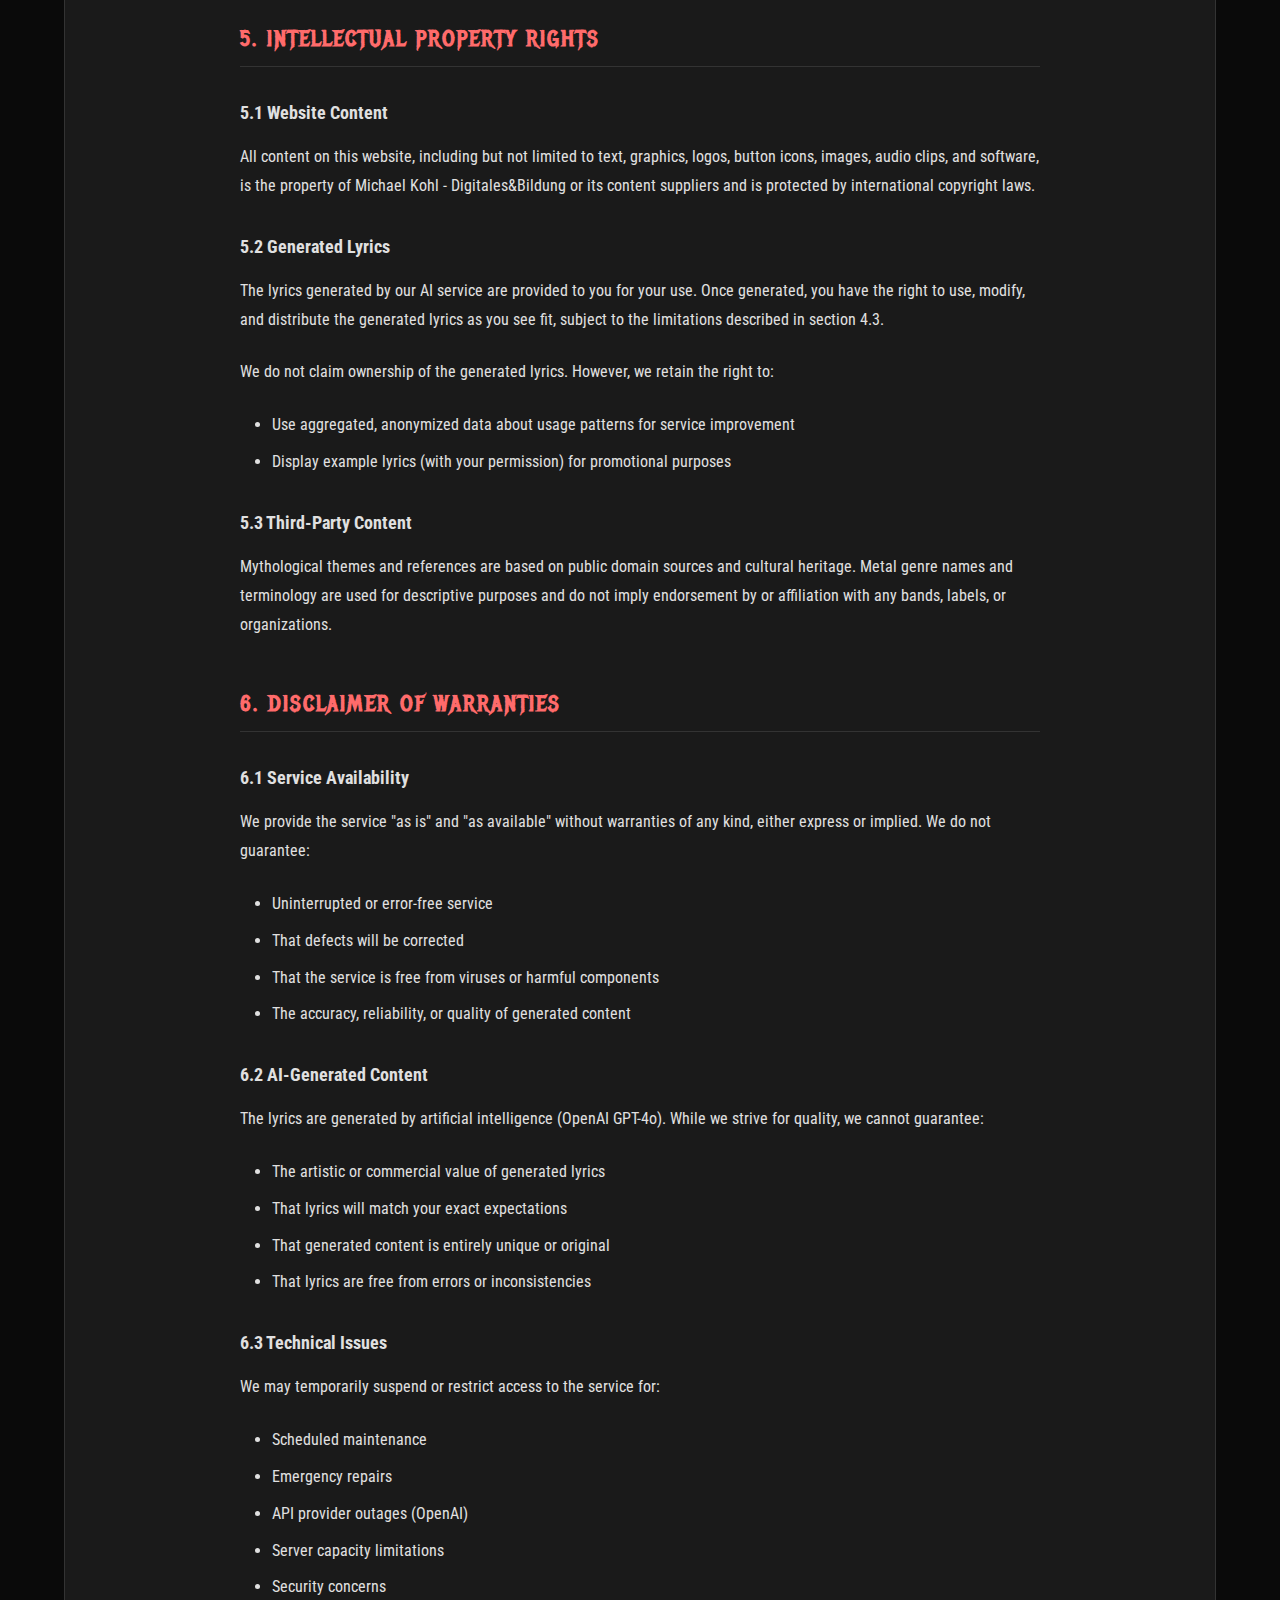
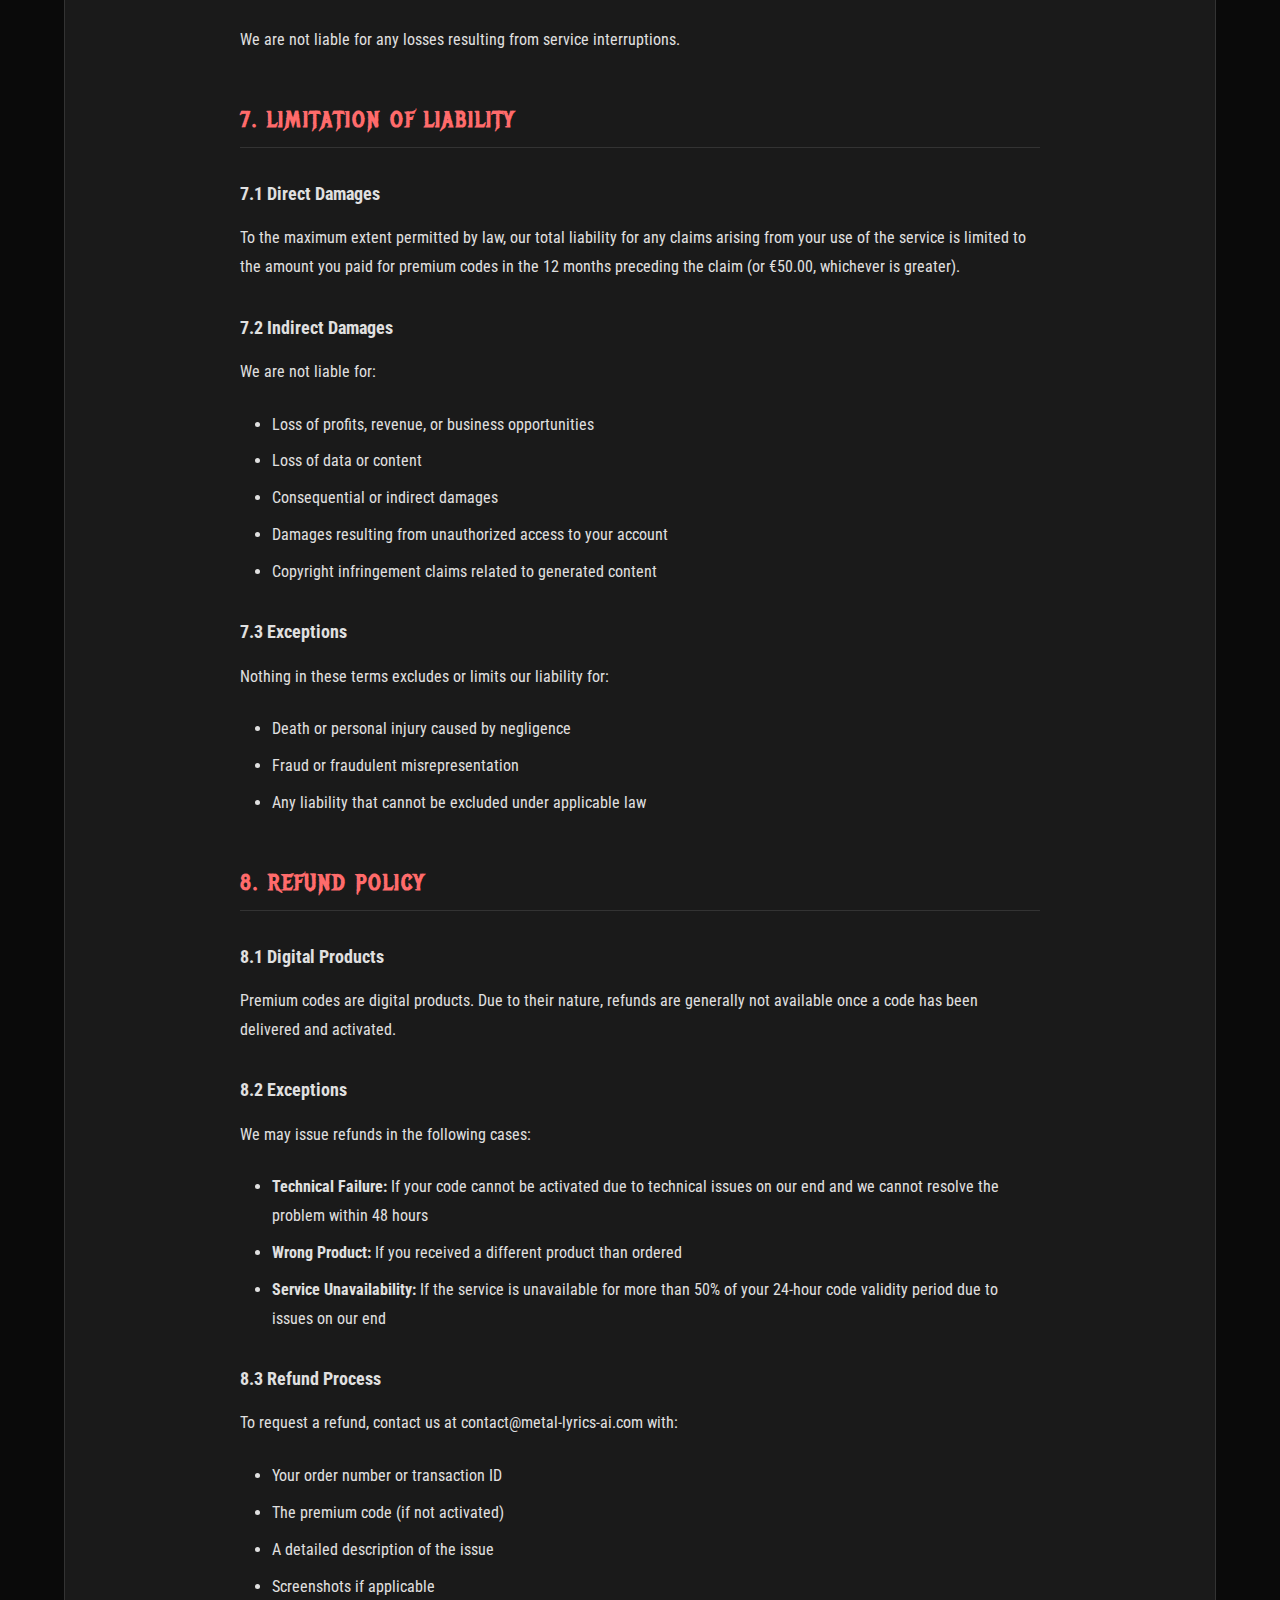
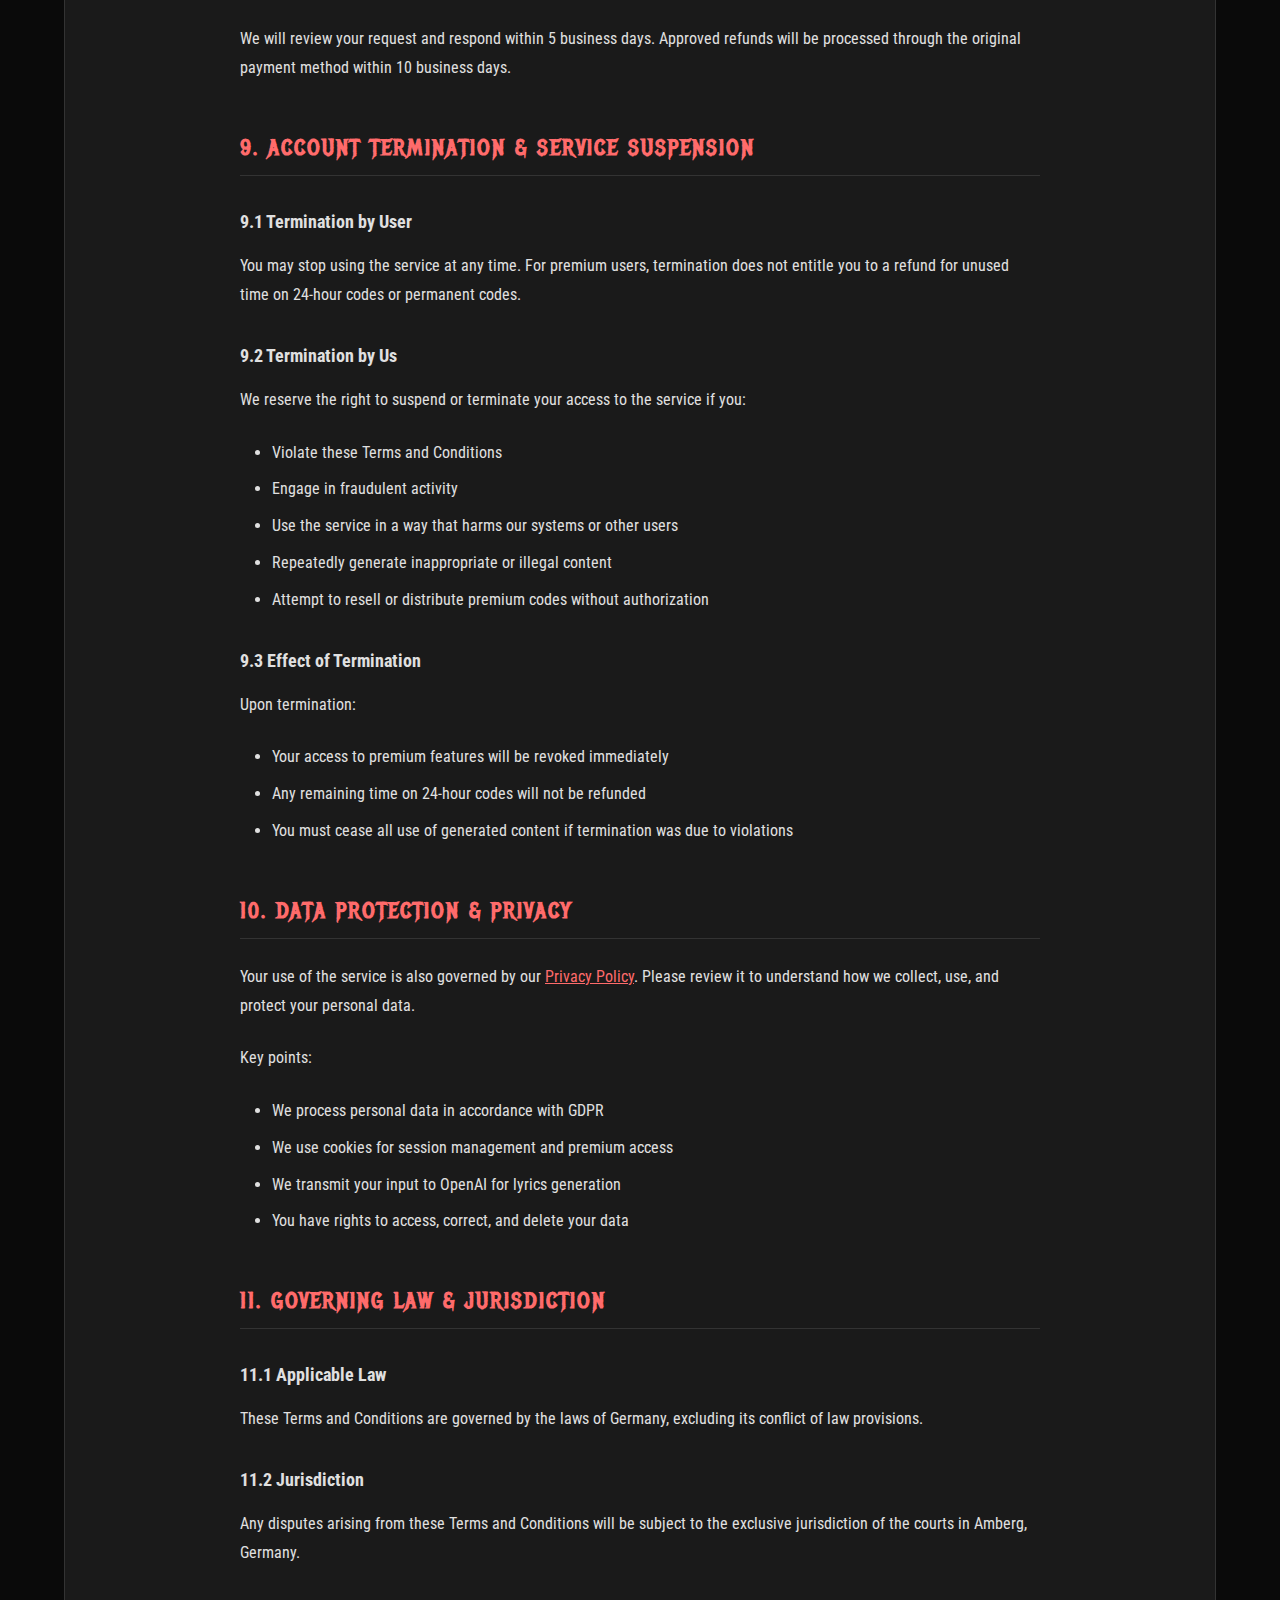
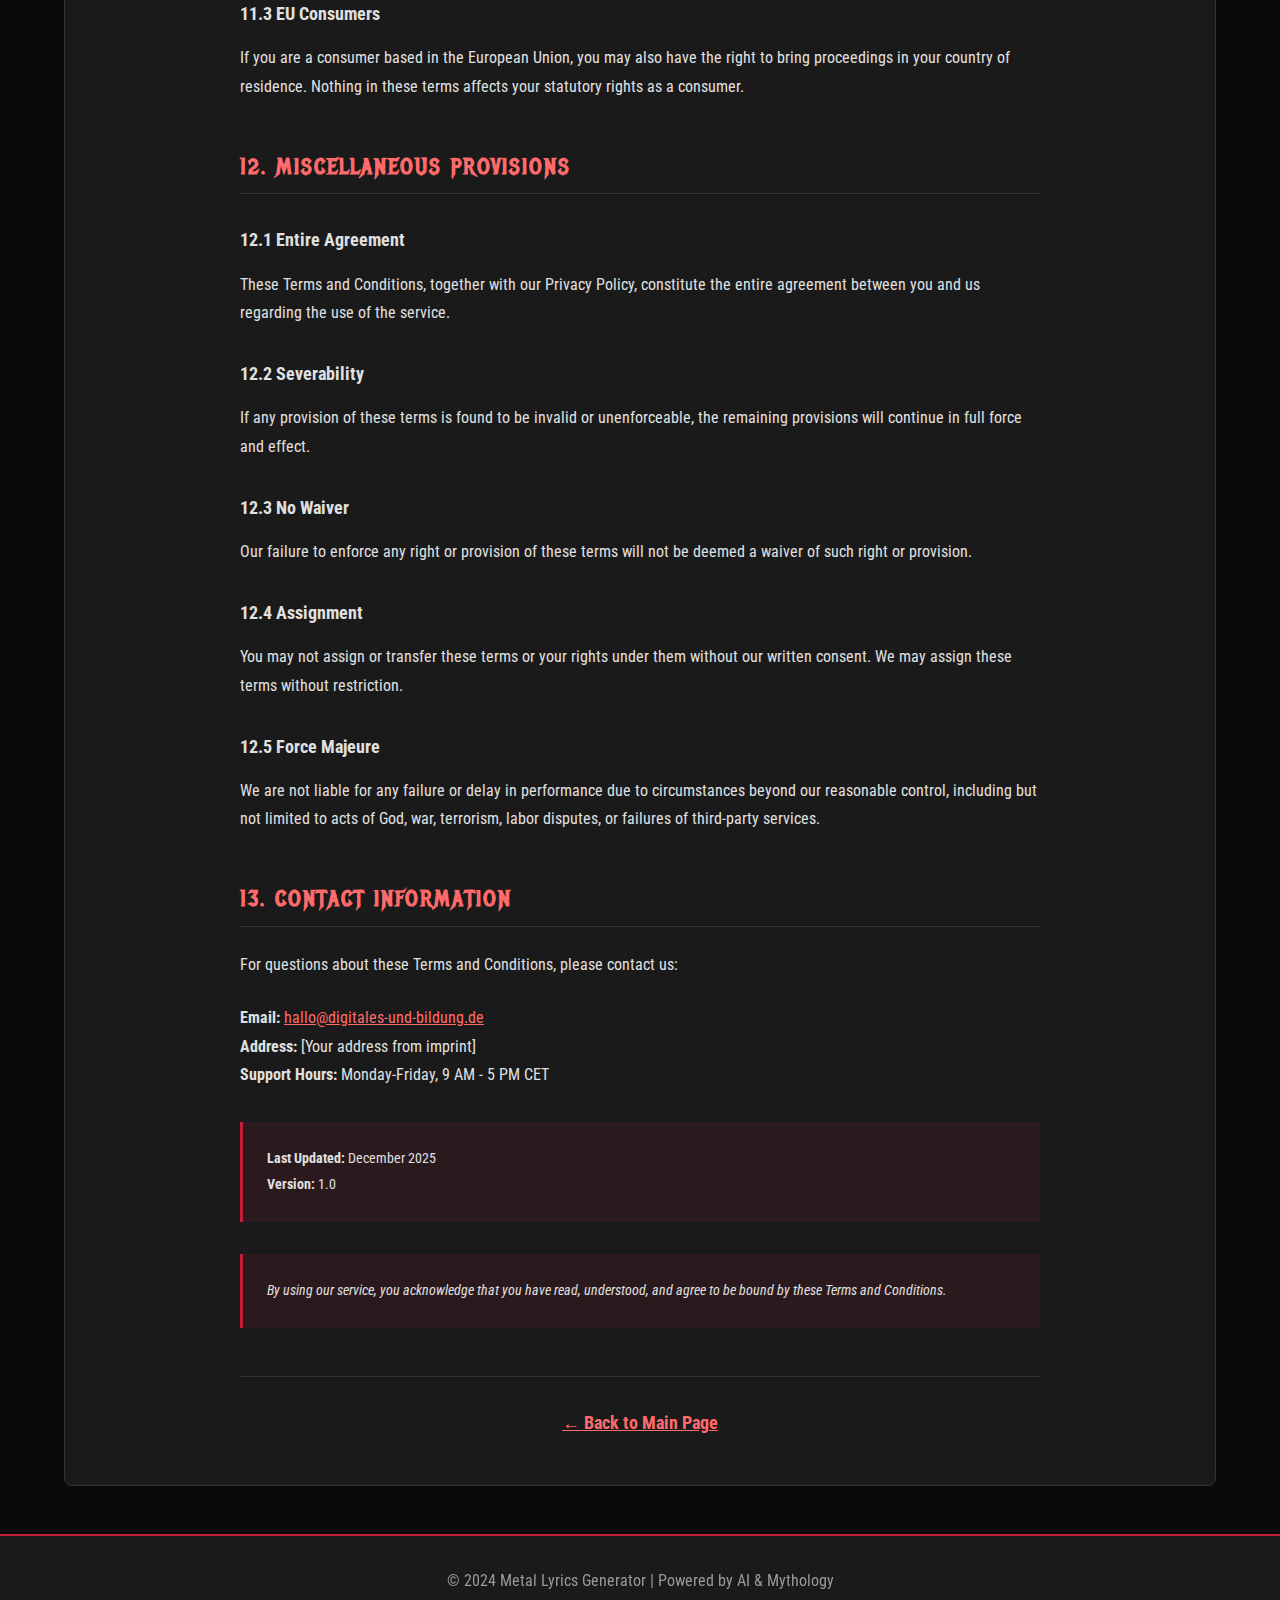
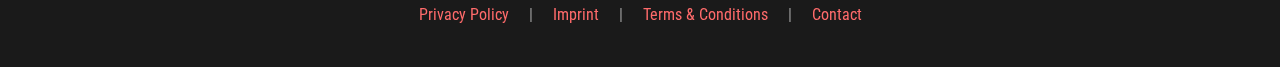
<file: terms.html>
<!DOCTYPE html>
<html lang="en">
<head>
    <meta charset="UTF-8">
    <meta name="viewport" content="width=device-width, initial-scale=1.0">
    <title>Terms & Conditions - Metal Lyrics Generator</title>
    <link rel="preconnect" href="https://fonts.googleapis.com">
    <link rel="preconnect" href="https://fonts.gstatic.com" crossorigin>
    <link href="https://fonts.googleapis.com/css2?family=Metal+Mania&family=Roboto+Condensed:wght@300;400;700&display=swap" rel="stylesheet">
    <link rel="stylesheet" href="style.css">
</head>
<body>
    <div class="grain-overlay"></div>

    <!-- Header -->
    <header>
        <div class="container">
            <h1 class="logo">⚡ METAL LYRICS GENERATOR</h1>
            <p class="tagline">AI-Powered Lyrics from the Depths of Mythology</p>
        </div>
    </header>

    <!-- Main Content -->
    <main class="container">
        <section class="legal-section">
            <h2>Terms & Conditions</h2>
            
            <div class="legal-content">
                <p class="intro">
                    These Terms and Conditions govern your use of the Metal Lyrics Generator website and services. 
                    By using our services, you agree to these terms.
                </p>

                <!-- 1. General -->
                <h3>1. General Information</h3>
                
                <h4>1.1 Service Provider</h4>
                <p>
                    <strong>Michael Kohl</strong><br>
                    Vilshofener Str. 24<br>
                    92286 Rieden<br>
                    Email: <a href="mailto:hallo@digitales-und-bildung.de">hallo@digitales-und-bildung.de</a>
                </p>

                <h4>1.2 Scope of Application</h4>
                <p>
                    These Terms and Conditions apply to all services provided through our website at 
                    [lyrics-generator.digitales-und-bildung.de], including but not limited to:
                </p>
                <ul>
                    <li>Free lyrics generation service (limited to 5 generations per day)</li>
                    <li>Premium code purchases and activation</li>
                    <li>Access to premium features and extended mythologies</li>
                </ul>

                <h4>1.3 Changes to Terms</h4>
                <p>
                    We reserve the right to modify these Terms and Conditions at any time. Changes will be 
                    announced on this page with the date of last update. Continued use of the service after 
                    changes constitutes acceptance of the new terms.
                </p>

                <!-- 2. Service Description -->
                <h3>2. Service Description</h3>

                <h4>2.1 Free Service</h4>
                <p>
                    Our free service includes:
                </p>
                <ul>
                    <li>Up to 5 lyrics generations per day</li>
                    <li>Access to 4 European mythologies (Norse, Celtic, Greek, Slavic)</li>
                    <li>6 metal genres (Thrash, Death, Black, Power, Doom, Folk)</li>
                    <li>2 song structures (Short, Medium)</li>
                    <li>Export as TXT</li>
                </ul>
                <p>
                    The daily limit resets at midnight (server time UTC). Free service availability is subject 
                    to API capacity and may be restricted during high-traffic periods.
                </p>

                <h4>2.2 Premium Service</h4>
                <p>
                    Premium access includes:
                </p>
                <ul>
                    <li>Unlimited lyrics generations</li>
                    <li>Access to 12+ mythologies worldwide</li>
                    <li>9 metal genres including Heavy, Metalcore, and Gothic</li>
                    <li>6 song structures including Epic, Progressive, and Concept</li>
                    <li>Advanced customization options (intensity, language style)</li>
                    <li>Priority processing</li>
                </ul>

                <h4>2.3 Technical Requirements</h4>
                <p>
                    To use our service, you need:
                </p>
                <ul>
                    <li>A modern web browser (Chrome, Firefox, Safari, Edge - latest 2 versions)</li>
                    <li>Active internet connection</li>
                    <li>JavaScript enabled</li>
                    <li>Cookies enabled (for premium access and daily limits)</li>
                </ul>

                <!-- 3. Premium Codes -->
                <h3>3. Premium Codes & Purchases</h3>

                <h4>3.1 Code Types</h4>
                <p>
                    We offer two types of premium codes:
                </p>
                <ul>
                    <li><strong>24-Hour Codes:</strong> Valid for 24 hours from first activation (€5.00)</li>
                    <li><strong>Permanent Codes:</strong> No expiration date (pricing varies)</li>
                </ul>

                <h4>3.2 Purchase Process</h4>
                <p>
                    Premium codes can be purchased through:
                </p>
                <ul>
                    <li>Gumroad (primary payment processor)</li>
                    <li>Direct contact for bulk orders</li>
                </ul>
                <p>
                    All prices are in EUR and include applicable taxes. Payment is processed by the respective 
                    payment provider according to their terms and conditions.
                </p>

                <h4>3.3 Code Activation</h4>
                <p>
                    After purchase, you will receive your premium code via email. To activate:
                </p>
                <ol>
                    <li>Visit the main page at [lyrics-generator.digitales-und-bildung.de]</li>
                    <li>Scroll to the Premium section</li>
                    <li>Enter your code in the activation field</li>
                    <li>Click "Activate"</li>
                </ol>
                <p>
                    <strong>24-Hour Codes:</strong> The 24-hour validity period begins at the moment of first 
                    activation. The code can be used on multiple devices during this period.
                </p>
                <p>
                    <strong>Permanent Codes:</strong> Can be activated at any time and remain valid indefinitely.
                </p>

                <h4>3.4 Code Security</h4>
                <p>
                    You are responsible for keeping your premium code confidential. Do not share your code 
                    publicly. We are not liable for unauthorized use of your code if you have shared it with 
                    third parties.
                </p>
                <p>
                    Each code can only be activated once. After the initial activation, the code is bound to 
                    your session (for 24h codes) or can be reused across sessions (for permanent codes).
                </p>

                <h4>3.5 Failed Activation</h4>
                <p>
                    If your code fails to activate:
                </p>
                <ul>
                    <li>Verify you entered the code correctly (case-sensitive)</li>
                    <li>Check if the code has expired (for 24h codes)</li>
                    <li>Clear your browser cache and cookies</li>
                    <li>Try a different browser</li>
                    <li>Contact support at hallo@digitales-und-bildung.de</li>
                </ul>

                <!-- 4. User Responsibilities -->
                <h3>4. User Responsibilities & Prohibited Use</h3>

                <h4>4.1 Acceptable Use</h4>
                <p>
                    You agree to use our service only for lawful purposes. You will not:
                </p>
                <ul>
                    <li>Use automated systems (bots, scripts) to access the service</li>
                    <li>Attempt to bypass daily generation limits</li>
                    <li>Share or resell premium codes for profit</li>
                    <li>Reverse engineer or attempt to extract the underlying AI prompts</li>
                    <li>Use the service to generate content that violates laws or regulations</li>
                    <li>Overload our servers with excessive requests</li>
                    <li>Attempt to access other users' accounts or data</li>
                </ul>

                <h4>4.2 Content Generation</h4>
                <p>
                    While our AI is designed to generate appropriate metal lyrics based on mythology, you are 
                    responsible for reviewing the generated content before use. We do not guarantee that all 
                    generated content will be:
                </p>
                <ul>
                    <li>Free from potential copyright issues</li>
                    <li>Suitable for all audiences</li>
                    <li>Factually accurate regarding mythology</li>
                    <li>Free from offensive or inappropriate content</li>
                </ul>

                <h4>4.3 Commercial Use</h4>
                <p>
                    You may use the generated lyrics for commercial purposes (e.g., in songs, albums, performances) 
                    without additional licensing fees. However, you acknowledge that:
                </p>
                <ul>
                    <li>The lyrics are AI-generated and may not be entirely original</li>
                    <li>We make no warranties regarding copyright or trademark issues</li>
                    <li>You are responsible for any necessary clearances or permissions</li>
                    <li>You should verify that the content doesn't infringe on existing works</li>
                </ul>

                <!-- 5. Intellectual Property -->
                <h3>5. Intellectual Property Rights</h3>

                <h4>5.1 Website Content</h4>
                <p>
                    All content on this website, including but not limited to text, graphics, logos, button icons, 
                    images, audio clips, and software, is the property of Michael Kohl - Digitales&Bildung or its content suppliers 
                    and is protected by international copyright laws.
                </p>

                <h4>5.2 Generated Lyrics</h4>
                <p>
                    The lyrics generated by our AI service are provided to you for your use. Once generated, you 
                    have the right to use, modify, and distribute the generated lyrics as you see fit, subject to 
                    the limitations described in section 4.3.
                </p>
                <p>
                    We do not claim ownership of the generated lyrics. However, we retain the right to:
                </p>
                <ul>
                    <li>Use aggregated, anonymized data about usage patterns for service improvement</li>
                    <li>Display example lyrics (with your permission) for promotional purposes</li>
                </ul>

                <h4>5.3 Third-Party Content</h4>
                <p>
                    Mythological themes and references are based on public domain sources and cultural heritage. 
                    Metal genre names and terminology are used for descriptive purposes and do not imply endorsement 
                    by or affiliation with any bands, labels, or organizations.
                </p>

                <!-- 6. Disclaimer of Warranties -->
                <h3>6. Disclaimer of Warranties</h3>

                <h4>6.1 Service Availability</h4>
                <p>
                    We provide the service "as is" and "as available" without warranties of any kind, either express 
                    or implied. We do not guarantee:
                </p>
                <ul>
                    <li>Uninterrupted or error-free service</li>
                    <li>That defects will be corrected</li>
                    <li>That the service is free from viruses or harmful components</li>
                    <li>The accuracy, reliability, or quality of generated content</li>
                </ul>

                <h4>6.2 AI-Generated Content</h4>
                <p>
                    The lyrics are generated by artificial intelligence (OpenAI GPT-4o). While we strive for 
                    quality, we cannot guarantee:
                </p>
                <ul>
                    <li>The artistic or commercial value of generated lyrics</li>
                    <li>That lyrics will match your exact expectations</li>
                    <li>That generated content is entirely unique or original</li>
                    <li>That lyrics are free from errors or inconsistencies</li>
                </ul>

                <h4>6.3 Technical Issues</h4>
                <p>
                    We may temporarily suspend or restrict access to the service for:
                </p>
                <ul>
                    <li>Scheduled maintenance</li>
                    <li>Emergency repairs</li>
                    <li>API provider outages (OpenAI)</li>
                    <li>Server capacity limitations</li>
                    <li>Security concerns</li>
                </ul>
                <p>
                    We are not liable for any losses resulting from service interruptions.
                </p>

                <!-- 7. Limitation of Liability -->
                <h3>7. Limitation of Liability</h3>

                <h4>7.1 Direct Damages</h4>
                <p>
                    To the maximum extent permitted by law, our total liability for any claims arising from your 
                    use of the service is limited to the amount you paid for premium codes in the 12 months 
                    preceding the claim (or €50.00, whichever is greater).
                </p>

                <h4>7.2 Indirect Damages</h4>
                <p>
                    We are not liable for:
                </p>
                <ul>
                    <li>Loss of profits, revenue, or business opportunities</li>
                    <li>Loss of data or content</li>
                    <li>Consequential or indirect damages</li>
                    <li>Damages resulting from unauthorized access to your account</li>
                    <li>Copyright infringement claims related to generated content</li>
                </ul>

                <h4>7.3 Exceptions</h4>
                <p>
                    Nothing in these terms excludes or limits our liability for:
                </p>
                <ul>
                    <li>Death or personal injury caused by negligence</li>
                    <li>Fraud or fraudulent misrepresentation</li>
                    <li>Any liability that cannot be excluded under applicable law</li>
                </ul>

                <!-- 8. Refund Policy -->
                <h3>8. Refund Policy</h3>

                <h4>8.1 Digital Products</h4>
                <p>
                    Premium codes are digital products. Due to their nature, refunds are generally not available 
                    once a code has been delivered and activated.
                </p>

                <h4>8.2 Exceptions</h4>
                <p>
                    We may issue refunds in the following cases:
                </p>
                <ul>
                    <li><strong>Technical Failure:</strong> If your code cannot be activated due to technical 
                    issues on our end and we cannot resolve the problem within 48 hours</li>
                    <li><strong>Wrong Product:</strong> If you received a different product than ordered</li>
                    <li><strong>Service Unavailability:</strong> If the service is unavailable for more than 
                    50% of your 24-hour code validity period due to issues on our end</li>
                </ul>

                <h4>8.3 Refund Process</h4>
                <p>
                    To request a refund, contact us at contact@metal-lyrics-ai.com with:
                </p>
                <ul>
                    <li>Your order number or transaction ID</li>
                    <li>The premium code (if not activated)</li>
                    <li>A detailed description of the issue</li>
                    <li>Screenshots if applicable</li>
                </ul>
                <p>
                    We will review your request and respond within 5 business days. Approved refunds will be 
                    processed through the original payment method within 10 business days.
                </p>

                <!-- 9. Account Termination -->
                <h3>9. Account Termination & Service Suspension</h3>

                <h4>9.1 Termination by User</h4>
                <p>
                    You may stop using the service at any time. For premium users, termination does not entitle 
                    you to a refund for unused time on 24-hour codes or permanent codes.
                </p>

                <h4>9.2 Termination by Us</h4>
                <p>
                    We reserve the right to suspend or terminate your access to the service if you:
                </p>
                <ul>
                    <li>Violate these Terms and Conditions</li>
                    <li>Engage in fraudulent activity</li>
                    <li>Use the service in a way that harms our systems or other users</li>
                    <li>Repeatedly generate inappropriate or illegal content</li>
                    <li>Attempt to resell or distribute premium codes without authorization</li>
                </ul>

                <h4>9.3 Effect of Termination</h4>
                <p>
                    Upon termination:
                </p>
                <ul>
                    <li>Your access to premium features will be revoked immediately</li>
                    <li>Any remaining time on 24-hour codes will not be refunded</li>
                    <li>You must cease all use of generated content if termination was due to violations</li>
                </ul>

                <!-- 10. Data Protection -->
                <h3>10. Data Protection & Privacy</h3>
                <p>
                    Your use of the service is also governed by our <a href="privacy.html">Privacy Policy</a>. 
                    Please review it to understand how we collect, use, and protect your personal data.
                </p>
                <p>
                    Key points:
                </p>
                <ul>
                    <li>We process personal data in accordance with GDPR</li>
                    <li>We use cookies for session management and premium access</li>
                    <li>We transmit your input to OpenAI for lyrics generation</li>
                    <li>You have rights to access, correct, and delete your data</li>
                </ul>

                <!-- 11. Governing Law -->
                <h3>11. Governing Law & Jurisdiction</h3>

                <h4>11.1 Applicable Law</h4>
                <p>
                    These Terms and Conditions are governed by the laws of Germany, excluding its conflict of 
                    law provisions.
                </p>

                <h4>11.2 Jurisdiction</h4>
                <p>
                    Any disputes arising from these Terms and Conditions will be subject to the exclusive 
                    jurisdiction of the courts in Amberg, Germany.
                </p>

                <h4>11.3 EU Consumers</h4>
                <p>
                    If you are a consumer based in the European Union, you may also have the right to bring 
                    proceedings in your country of residence. Nothing in these terms affects your statutory 
                    rights as a consumer.
                </p>

                <!-- 12. Miscellaneous -->
                <h3>12. Miscellaneous Provisions</h3>

                <h4>12.1 Entire Agreement</h4>
                <p>
                    These Terms and Conditions, together with our Privacy Policy, constitute the entire agreement 
                    between you and us regarding the use of the service.
                </p>

                <h4>12.2 Severability</h4>
                <p>
                    If any provision of these terms is found to be invalid or unenforceable, the remaining 
                    provisions will continue in full force and effect.
                </p>

                <h4>12.3 No Waiver</h4>
                <p>
                    Our failure to enforce any right or provision of these terms will not be deemed a waiver of 
                    such right or provision.
                </p>

                <h4>12.4 Assignment</h4>
                <p>
                    You may not assign or transfer these terms or your rights under them without our written 
                    consent. We may assign these terms without restriction.
                </p>

                <h4>12.5 Force Majeure</h4>
                <p>
                    We are not liable for any failure or delay in performance due to circumstances beyond our 
                    reasonable control, including but not limited to acts of God, war, terrorism, labor disputes, 
                    or failures of third-party services.
                </p>

                <!-- 13. Contact -->
                <h3>13. Contact Information</h3>
                <p>
                    For questions about these Terms and Conditions, please contact us:
                </p>
                <p>
                    <strong>Email:</strong> <a href="mailto:hallo@digitales-und-bildung.de">hallo@digitales-und-bildung.de</a><br>
                    <strong>Address:</strong> [Your address from imprint]<br>
                    <strong>Support Hours:</strong> Monday-Friday, 9 AM - 5 PM CET
                </p>

                <!-- Version -->
                <p class="legal-note">
                    <strong>Last Updated:</strong> December 2025<br>
                    <strong>Version:</strong> 1.0
                </p>

                <p class="legal-note">
                    <em>By using our service, you acknowledge that you have read, understood, and agree to be 
                    bound by these Terms and Conditions.</em>
                </p>

                <div class="back-link">
                    <a href="index.html">← Back to Main Page</a>
                </div>
            </div>
        </section>
    </main>

    <!-- Footer -->
    <footer>
        <div class="container">
            <p>&copy; 2024 Metal Lyrics Generator | Powered by AI & Mythology</p>
            <p>
                <a href="privacy.html">Privacy Policy</a> |
                <a href="imprint.html">Imprint</a> |
                <a href="terms.html">Terms & Conditions</a> |
                <a href="contact.html">Contact</a>
            </p>
        </div>
    </footer>

    <style>
        .legal-section {
            background: var(--color-bg-secondary);
            border: 1px solid var(--color-border);
            border-radius: var(--border-radius);
            padding: var(--spacing-xl);
            margin: var(--spacing-xl) 0;
        }

        .legal-content {
            max-width: 800px;
            margin: 0 auto;
        }

        .intro {
            font-size: 1.1rem;
            color: var(--color-accent-bright);
            margin-bottom: var(--spacing-lg);
            padding: var(--spacing-md);
            background: rgba(196, 30, 58, 0.1);
            border-left: 3px solid var(--color-accent);
        }

        .legal-content h3 {
            color: var(--color-accent-bright);
            margin-top: var(--spacing-xl);
            margin-bottom: var(--spacing-md);
            font-size: 1.4rem;
            border-bottom: 1px solid var(--color-border);
            padding-bottom: var(--spacing-xs);
        }

        .legal-content h4 {
            color: var(--color-text);
            margin-top: var(--spacing-lg);
            margin-bottom: var(--spacing-sm);
            font-size: 1.1rem;
            font-weight: 700;
        }

        .legal-content p {
            margin-bottom: var(--spacing-md);
            line-height: 1.8;
            color: var(--color-text);
        }

        .legal-content ul,
        .legal-content ol {
            margin: var(--spacing-sm) 0 var(--spacing-md) var(--spacing-lg);
            line-height: 1.8;
        }

        .legal-content li {
            margin-bottom: var(--spacing-xs);
            color: var(--color-text);
        }

        .legal-content a {
            color: var(--color-accent-bright);
            text-decoration: underline;
        }

        .legal-note {
            background: rgba(196, 30, 58, 0.1);
            border-left: 3px solid var(--color-accent);
            padding: var(--spacing-md);
            margin-top: var(--spacing-lg);
            font-size: 0.9rem;
            color: var(--color-text-muted);
        }

        .back-link {
            text-align: center;
            margin-top: var(--spacing-xl);
            padding-top: var(--spacing-lg);
            border-top: 1px solid var(--color-border);
        }

        .back-link a {
            font-size: 1.1rem;
            font-weight: 700;
        }
    </style>
</body>
</html>
</file>
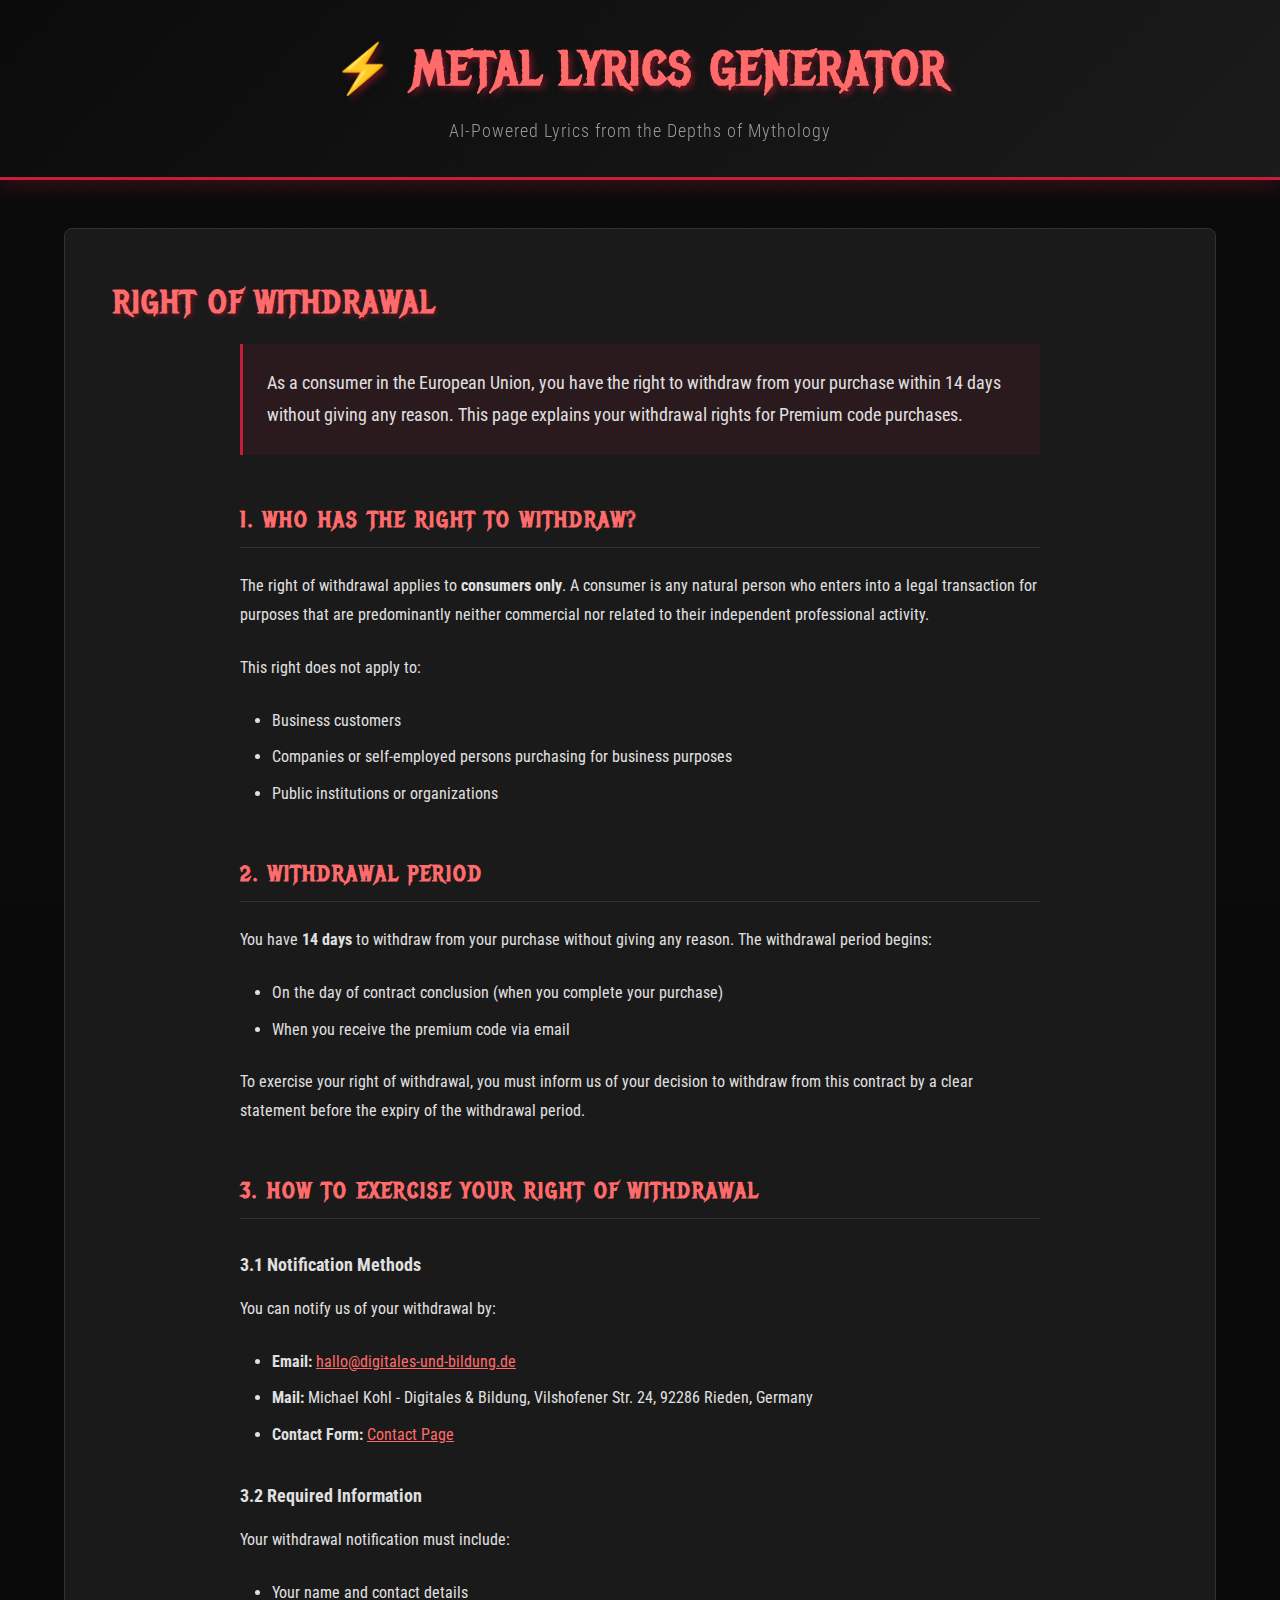
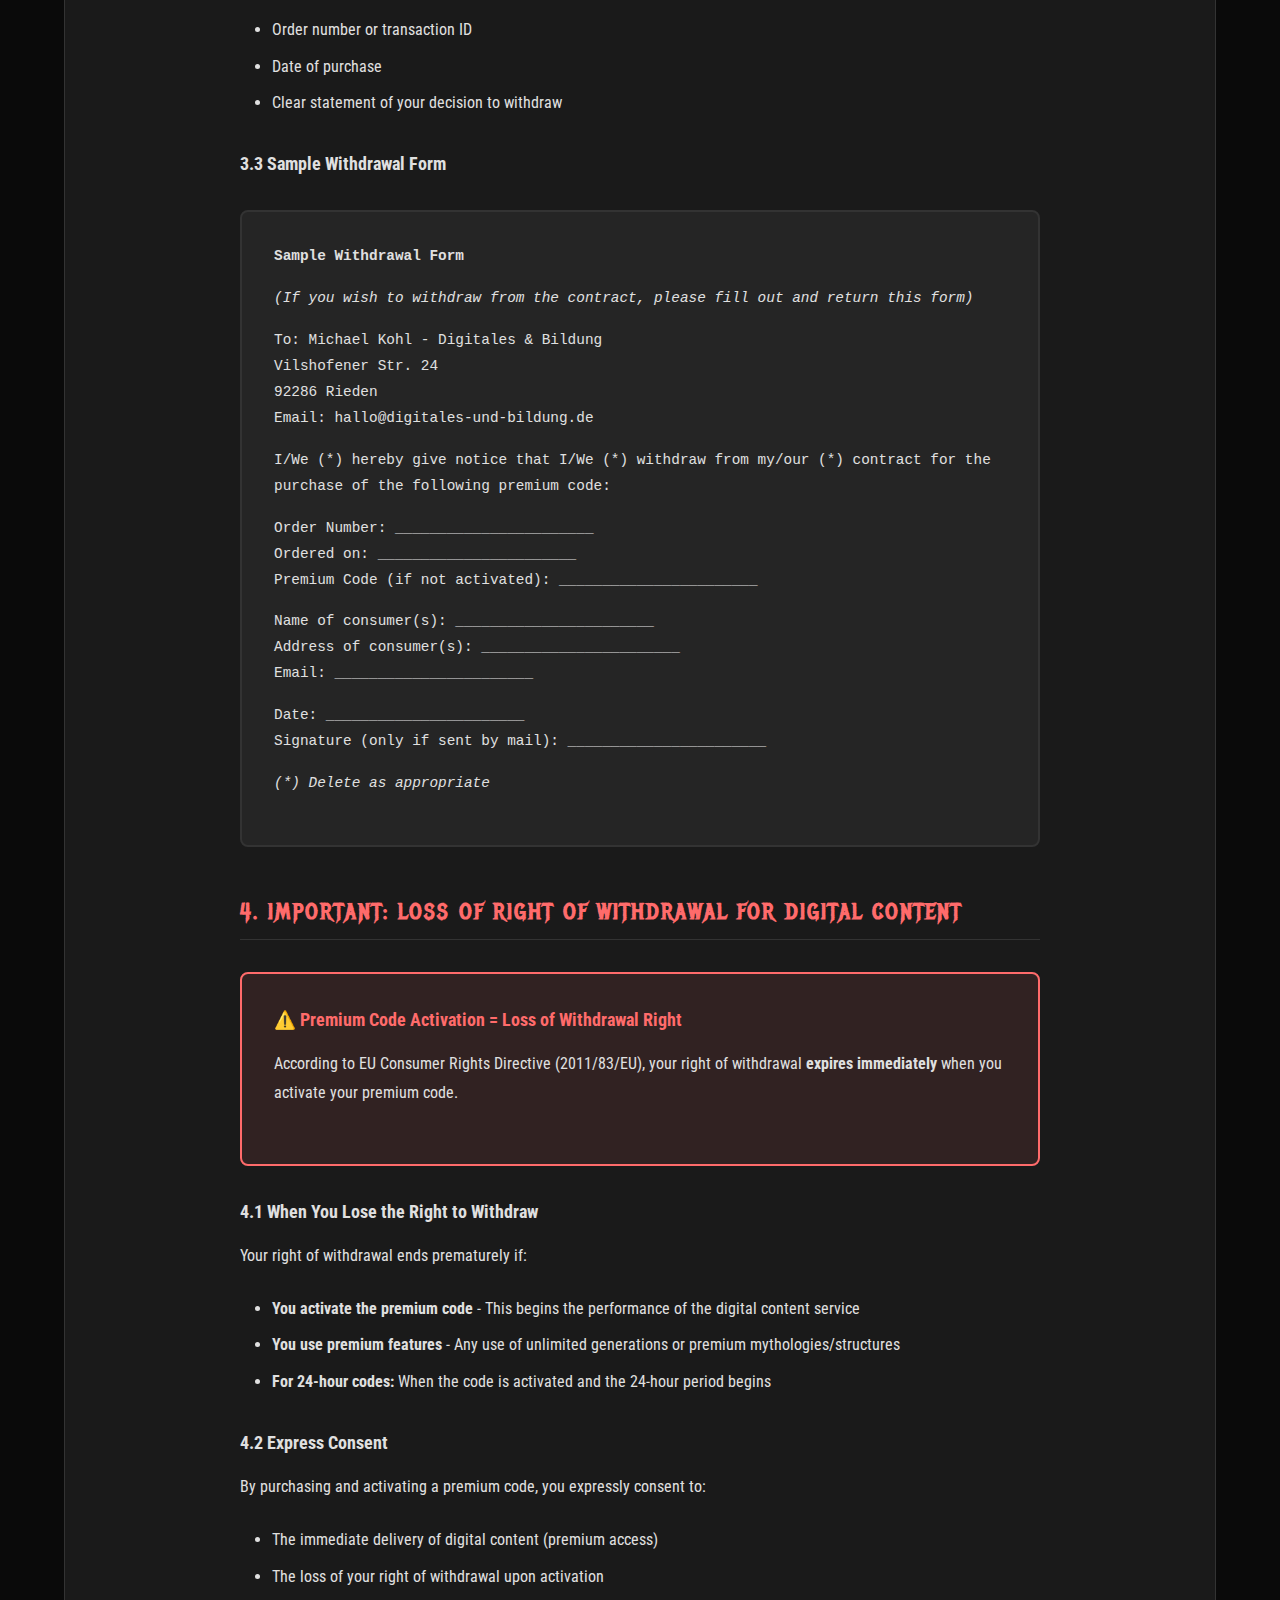
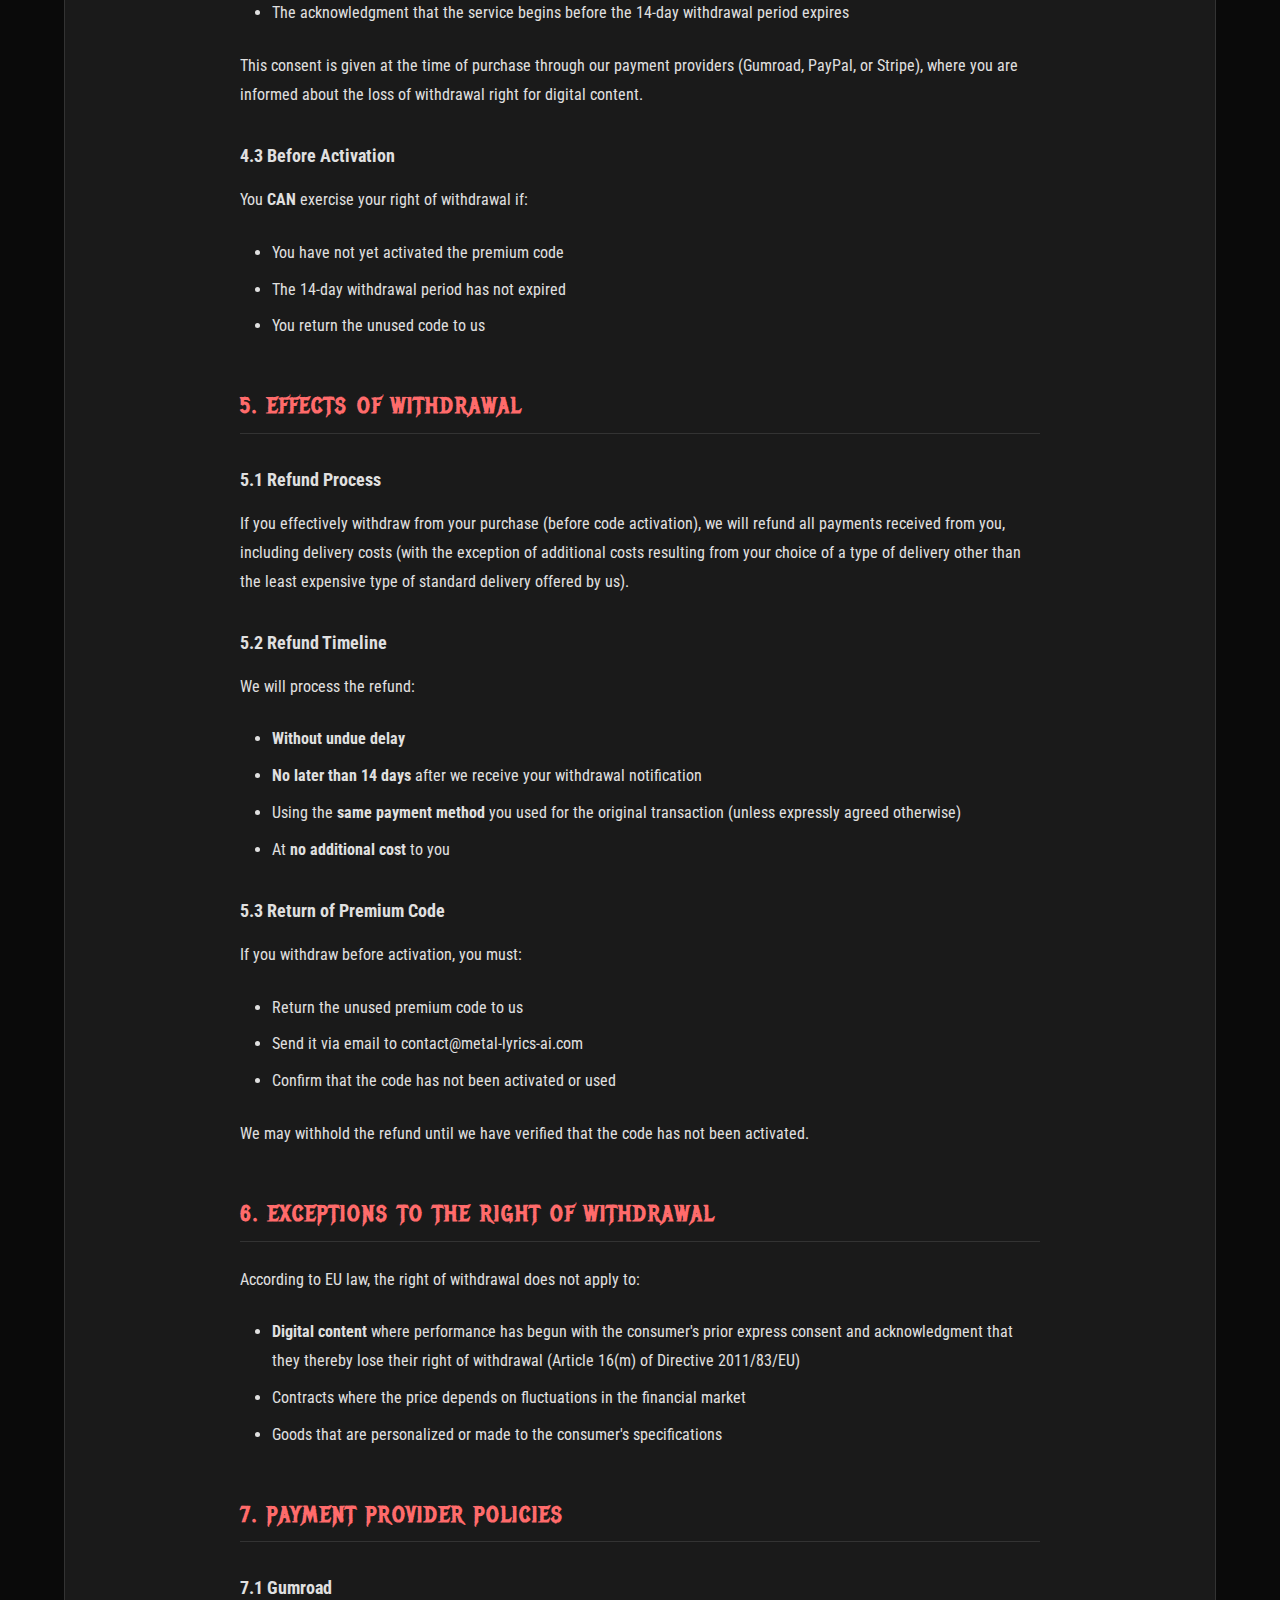
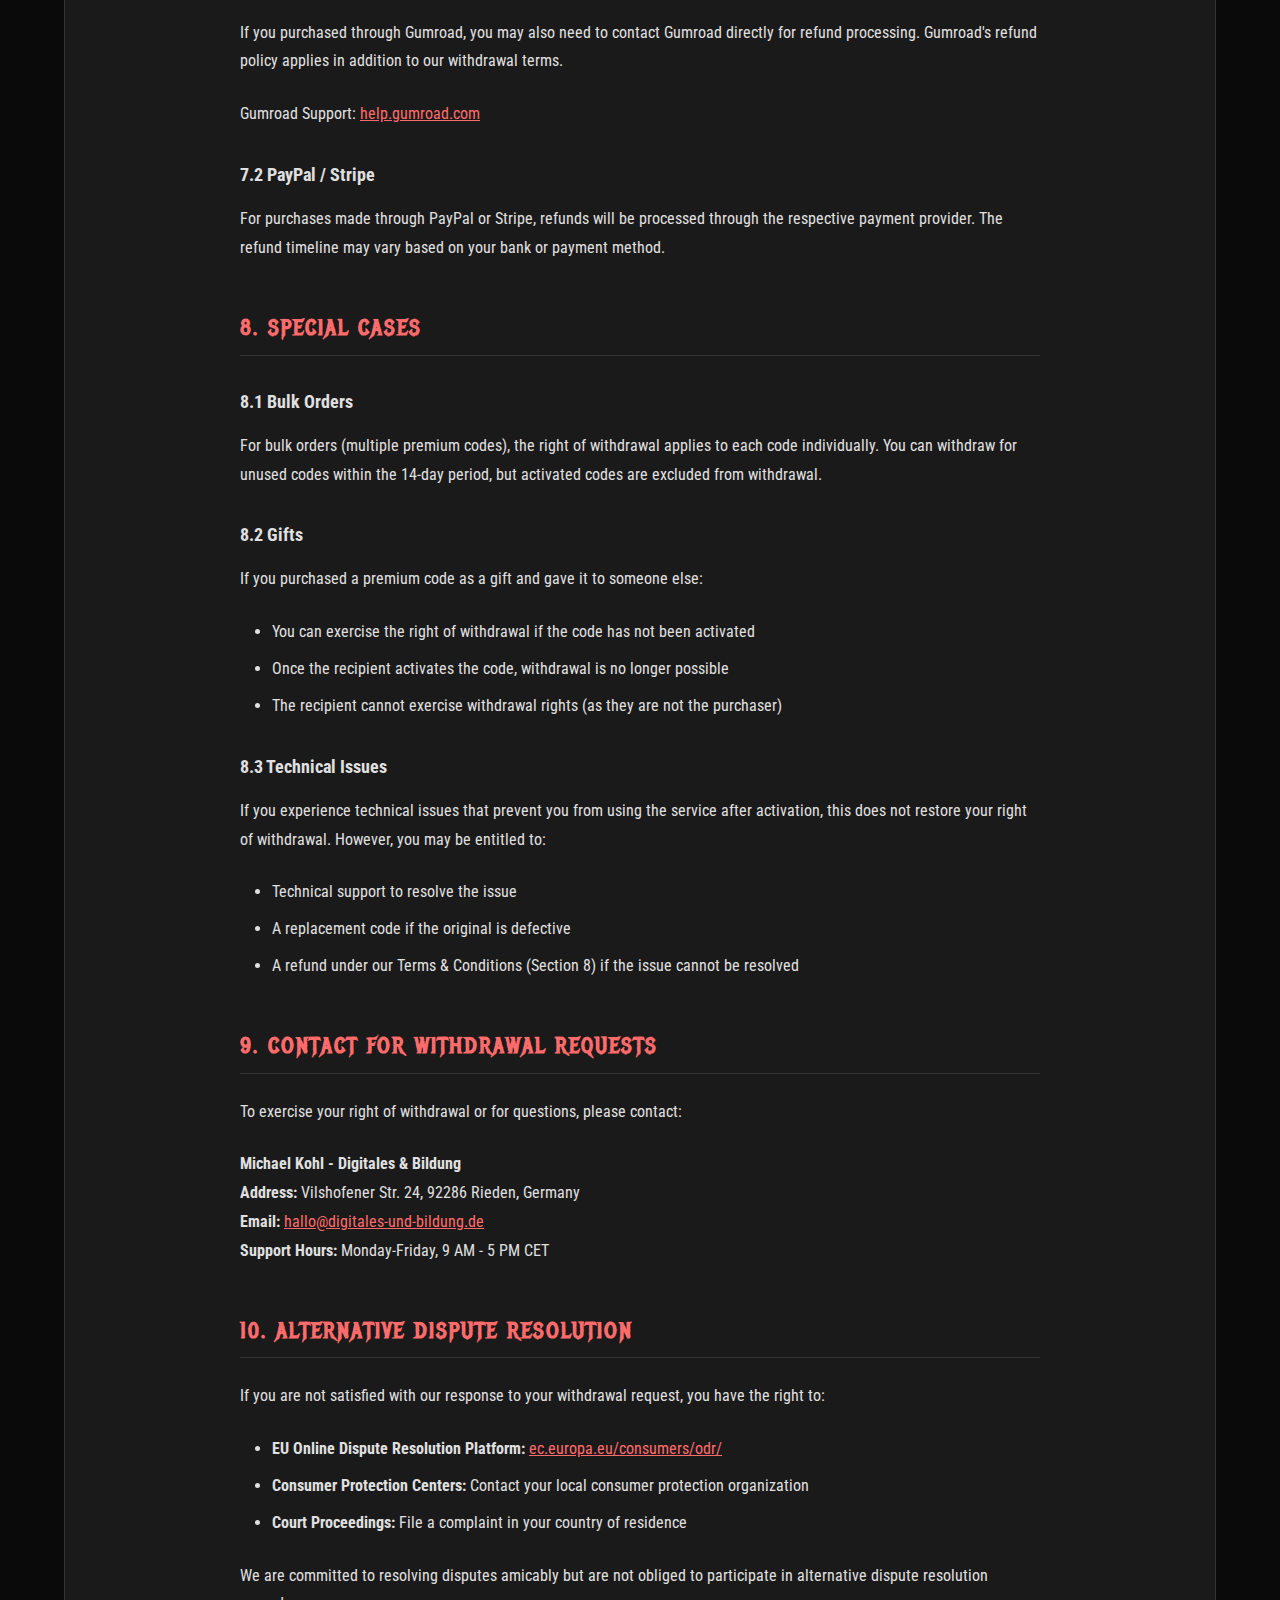
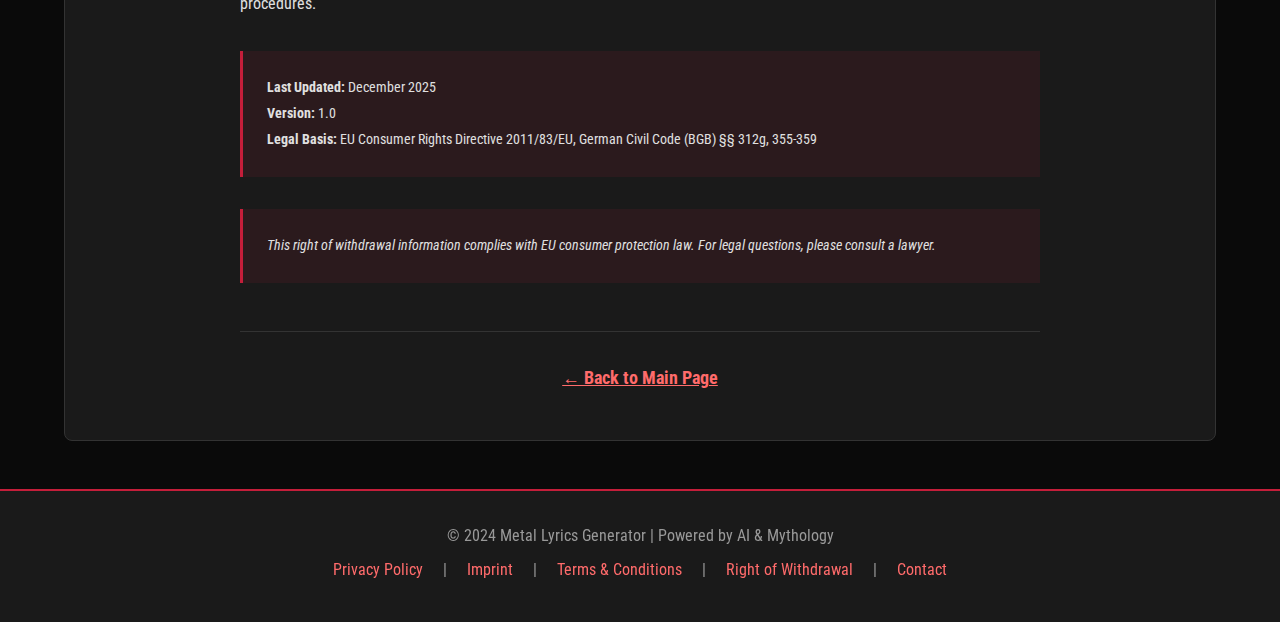
<file: withdrawal.html>
<!DOCTYPE html>
<html lang="en">
<head>
    <meta charset="UTF-8">
    <meta name="viewport" content="width=device-width, initial-scale=1.0">
    <title>Right of Withdrawal - Metal Lyrics Generator</title>
    <link rel="preconnect" href="https://fonts.googleapis.com">
    <link rel="preconnect" href="https://fonts.gstatic.com" crossorigin>
    <link href="https://fonts.googleapis.com/css2?family=Metal+Mania&family=Roboto+Condensed:wght@300;400;700&display=swap" rel="stylesheet">
    <link rel="stylesheet" href="style.css">
</head>
<body>
    <div class="grain-overlay"></div>

    <!-- Header -->
    <header>
        <div class="container">
            <h1 class="logo">⚡ METAL LYRICS GENERATOR</h1>
            <p class="tagline">AI-Powered Lyrics from the Depths of Mythology</p>
        </div>
    </header>

    <!-- Main Content -->
    <main class="container">
        <section class="legal-section">
            <h2>Right of Withdrawal</h2>
            
            <div class="legal-content">
                <p class="intro">
                    As a consumer in the European Union, you have the right to withdraw from your purchase 
                    within 14 days without giving any reason. This page explains your withdrawal rights for 
                    Premium code purchases.
                </p>

                <!-- 1. Who has the right to withdraw -->
                <h3>1. Who Has the Right to Withdraw?</h3>
                <p>
                    The right of withdrawal applies to <strong>consumers only</strong>. A consumer is any 
                    natural person who enters into a legal transaction for purposes that are predominantly 
                    neither commercial nor related to their independent professional activity.
                </p>
                <p>
                    This right does not apply to:
                </p>
                <ul>
                    <li>Business customers</li>
                    <li>Companies or self-employed persons purchasing for business purposes</li>
                    <li>Public institutions or organizations</li>
                </ul>

                <!-- 2. Withdrawal Period -->
                <h3>2. Withdrawal Period</h3>
                <p>
                    You have <strong>14 days</strong> to withdraw from your purchase without giving any reason. 
                    The withdrawal period begins:
                </p>
                <ul>
                    <li>On the day of contract conclusion (when you complete your purchase)</li>
                    <li>When you receive the premium code via email</li>
                </ul>
                <p>
                    To exercise your right of withdrawal, you must inform us of your decision to withdraw from 
                    this contract by a clear statement before the expiry of the withdrawal period.
                </p>

                <!-- 3. How to Exercise Your Right -->
                <h3>3. How to Exercise Your Right of Withdrawal</h3>
                
                <h4>3.1 Notification Methods</h4>
                <p>
                    You can notify us of your withdrawal by:
                </p>
                <ul>
                    <li><strong>Email:</strong> <a href="hallo@digitales-und-bildung.de">hallo@digitales-und-bildung.de</a></li>
                    <li><strong>Mail:</strong> Michael Kohl - Digitales & Bildung, Vilshofener Str. 24, 
                    92286 Rieden, Germany</li>
                    <li><strong>Contact Form:</strong> <a href="contact.html">Contact Page</a></li>
                </ul>

                <h4>3.2 Required Information</h4>
                <p>
                    Your withdrawal notification must include:
                </p>
                <ul>
                    <li>Your name and contact details</li>
                    <li>Order number or transaction ID</li>
                    <li>Date of purchase</li>
                    <li>Clear statement of your decision to withdraw</li>
                </ul>

                <h4>3.3 Sample Withdrawal Form</h4>
                <div class="withdrawal-form-box">
                    <p><strong>Sample Withdrawal Form</strong></p>
                    <p><em>(If you wish to withdraw from the contract, please fill out and return this form)</em></p>
                    <p>
                        To: Michael Kohl - Digitales & Bildung<br>
                        Vilshofener Str. 24<br>
                        92286 Rieden<br>
                        Email: hallo@digitales-und-bildung.de
                    </p>
                    <p>
                        I/We (*) hereby give notice that I/We (*) withdraw from my/our (*) contract for the 
                        purchase of the following premium code:
                    </p>
                    <p>
                        Order Number: _______________________<br>
                        Ordered on: _______________________<br>
                        Premium Code (if not activated): _______________________
                    </p>
                    <p>
                        Name of consumer(s): _______________________<br>
                        Address of consumer(s): _______________________<br>
                        Email: _______________________
                    </p>
                    <p>
                        Date: _______________________<br>
                        Signature (only if sent by mail): _______________________
                    </p>
                    <p>
                        <em>(*) Delete as appropriate</em>
                    </p>
                </div>

                <!-- 4. Important: Digital Content -->
                <h3>4. Important: Loss of Right of Withdrawal for Digital Content</h3>
                
                <div class="warning-box">
                    <h4>⚠️ Premium Code Activation = Loss of Withdrawal Right</h4>
                    <p>
                        According to EU Consumer Rights Directive (2011/83/EU), your right of withdrawal 
                        <strong>expires immediately</strong> when you activate your premium code.
                    </p>
                </div>

                <h4>4.1 When You Lose the Right to Withdraw</h4>
                <p>
                    Your right of withdrawal ends prematurely if:
                </p>
                <ul>
                    <li><strong>You activate the premium code</strong> - This begins the performance of the 
                    digital content service</li>
                    <li><strong>You use premium features</strong> - Any use of unlimited generations or 
                    premium mythologies/structures</li>
                    <li><strong>For 24-hour codes:</strong> When the code is activated and the 24-hour period 
                    begins</li>
                </ul>

                <h4>4.2 Express Consent</h4>
                <p>
                    By purchasing and activating a premium code, you expressly consent to:
                </p>
                <ul>
                    <li>The immediate delivery of digital content (premium access)</li>
                    <li>The loss of your right of withdrawal upon activation</li>
                    <li>The acknowledgment that the service begins before the 14-day withdrawal period expires</li>
                </ul>
                <p>
                    This consent is given at the time of purchase through our payment providers (Gumroad, PayPal, 
                    or Stripe), where you are informed about the loss of withdrawal right for digital content.
                </p>

                <h4>4.3 Before Activation</h4>
                <p>
                    You <strong>CAN</strong> exercise your right of withdrawal if:
                </p>
                <ul>
                    <li>You have not yet activated the premium code</li>
                    <li>The 14-day withdrawal period has not expired</li>
                    <li>You return the unused code to us</li>
                </ul>

                <!-- 5. Effects of Withdrawal -->
                <h3>5. Effects of Withdrawal</h3>

                <h4>5.1 Refund Process</h4>
                <p>
                    If you effectively withdraw from your purchase (before code activation), we will refund 
                    all payments received from you, including delivery costs (with the exception of additional 
                    costs resulting from your choice of a type of delivery other than the least expensive type 
                    of standard delivery offered by us).
                </p>

                <h4>5.2 Refund Timeline</h4>
                <p>
                    We will process the refund:
                </p>
                <ul>
                    <li><strong>Without undue delay</strong></li>
                    <li><strong>No later than 14 days</strong> after we receive your withdrawal notification</li>
                    <li>Using the <strong>same payment method</strong> you used for the original transaction 
                    (unless expressly agreed otherwise)</li>
                    <li>At <strong>no additional cost</strong> to you</li>
                </ul>

                <h4>5.3 Return of Premium Code</h4>
                <p>
                    If you withdraw before activation, you must:
                </p>
                <ul>
                    <li>Return the unused premium code to us</li>
                    <li>Send it via email to contact@metal-lyrics-ai.com</li>
                    <li>Confirm that the code has not been activated or used</li>
                </ul>
                <p>
                    We may withhold the refund until we have verified that the code has not been activated.
                </p>

                <!-- 6. Exceptions -->
                <h3>6. Exceptions to the Right of Withdrawal</h3>
                <p>
                    According to EU law, the right of withdrawal does not apply to:
                </p>
                <ul>
                    <li><strong>Digital content</strong> where performance has begun with the consumer's prior 
                    express consent and acknowledgment that they thereby lose their right of withdrawal 
                    (Article 16(m) of Directive 2011/83/EU)</li>
                    <li>Contracts where the price depends on fluctuations in the financial market</li>
                    <li>Goods that are personalized or made to the consumer's specifications</li>
                </ul>

                <!-- 7. Payment Provider Policies -->
                <h3>7. Payment Provider Policies</h3>

                <h4>7.1 Gumroad</h4>
                <p>
                    If you purchased through Gumroad, you may also need to contact Gumroad directly for refund 
                    processing. Gumroad's refund policy applies in addition to our withdrawal terms.
                </p>
                <p>
                    Gumroad Support: <a href="https://help.gumroad.com" target="_blank" rel="noopener">help.gumroad.com</a>
                </p>

                <h4>7.2 PayPal / Stripe</h4>
                <p>
                    For purchases made through PayPal or Stripe, refunds will be processed through the respective 
                    payment provider. The refund timeline may vary based on your bank or payment method.
                </p>

                <!-- 8. Special Cases -->
                <h3>8. Special Cases</h3>

                <h4>8.1 Bulk Orders</h4>
                <p>
                    For bulk orders (multiple premium codes), the right of withdrawal applies to each code 
                    individually. You can withdraw for unused codes within the 14-day period, but activated 
                    codes are excluded from withdrawal.
                </p>

                <h4>8.2 Gifts</h4>
                <p>
                    If you purchased a premium code as a gift and gave it to someone else:
                </p>
                <ul>
                    <li>You can exercise the right of withdrawal if the code has not been activated</li>
                    <li>Once the recipient activates the code, withdrawal is no longer possible</li>
                    <li>The recipient cannot exercise withdrawal rights (as they are not the purchaser)</li>
                </ul>

                <h4>8.3 Technical Issues</h4>
                <p>
                    If you experience technical issues that prevent you from using the service after activation, 
                    this does not restore your right of withdrawal. However, you may be entitled to:
                </p>
                <ul>
                    <li>Technical support to resolve the issue</li>
                    <li>A replacement code if the original is defective</li>
                    <li>A refund under our Terms & Conditions (Section 8) if the issue cannot be resolved</li>
                </ul>

                <!-- 9. Contact for Withdrawal -->
                <h3>9. Contact for Withdrawal Requests</h3>
                <p>
                    To exercise your right of withdrawal or for questions, please contact:
                </p>
                <p>
                    <strong>Michael Kohl - Digitales & Bildung</strong><br>
                    <strong>Address:</strong> Vilshofener Str. 24, 92286 Rieden, Germany<br>
                    <strong>Email:</strong> <a href="mailto:hallo@digitales-und-bildung.de">hallo@digitales-und-bildung.de</a><br>
                    <strong>Support Hours:</strong> Monday-Friday, 9 AM - 5 PM CET
                </p>

                <!-- 10. Consumer Dispute Resolution -->
                <h3>10. Alternative Dispute Resolution</h3>
                <p>
                    If you are not satisfied with our response to your withdrawal request, you have the right to:
                </p>
                <ul>
                    <li><strong>EU Online Dispute Resolution Platform:</strong> 
                    <a href="https://ec.europa.eu/consumers/odr/" target="_blank" rel="noopener">ec.europa.eu/consumers/odr/</a></li>
                    <li><strong>Consumer Protection Centers:</strong> Contact your local consumer protection 
                    organization</li>
                    <li><strong>Court Proceedings:</strong> File a complaint in your country of residence</li>
                </ul>
                <p>
                    We are committed to resolving disputes amicably but are not obliged to participate in 
                    alternative dispute resolution procedures.
                </p>

                <!-- Version -->
                <p class="legal-note">
                    <strong>Last Updated:</strong> December 2025<br>
                    <strong>Version:</strong> 1.0<br>
                    <strong>Legal Basis:</strong> EU Consumer Rights Directive 2011/83/EU, 
                    German Civil Code (BGB) §§ 312g, 355-359
                </p>

                <p class="legal-note">
                    <em>This right of withdrawal information complies with EU consumer protection law. 
                    For legal questions, please consult a lawyer.</em>
                </p>

                <div class="back-link">
                    <a href="index.html">← Back to Main Page</a>
                </div>
            </div>
        </section>
    </main>

    <!-- Footer -->
    <footer>
        <div class="container">
            <p>&copy; 2024 Metal Lyrics Generator | Powered by AI & Mythology</p>
            <p>
                <a href="privacy.html">Privacy Policy</a> |
                <a href="imprint.html">Imprint</a> |
                <a href="terms.html">Terms & Conditions</a> |
                <a href="withdrawal.html">Right of Withdrawal</a> |
                <a href="contact.html">Contact</a>
            </p>
        </div>
    </footer>

    <style>
        .legal-section {
            background: var(--color-bg-secondary);
            border: 1px solid var(--color-border);
            border-radius: var(--border-radius);
            padding: var(--spacing-xl);
            margin: var(--spacing-xl) 0;
        }

        .legal-content {
            max-width: 800px;
            margin: 0 auto;
        }

        .intro {
            font-size: 1.1rem;
            color: var(--color-accent-bright);
            margin-bottom: var(--spacing-lg);
            padding: var(--spacing-md);
            background: rgba(196, 30, 58, 0.1);
            border-left: 3px solid var(--color-accent);
        }

        .legal-content h3 {
            color: var(--color-accent-bright);
            margin-top: var(--spacing-xl);
            margin-bottom: var(--spacing-md);
            font-size: 1.4rem;
            border-bottom: 1px solid var(--color-border);
            padding-bottom: var(--spacing-xs);
        }

        .legal-content h4 {
            color: var(--color-text);
            margin-top: var(--spacing-lg);
            margin-bottom: var(--spacing-sm);
            font-size: 1.1rem;
            font-weight: 700;
        }

        .legal-content p {
            margin-bottom: var(--spacing-md);
            line-height: 1.8;
            color: var(--color-text);
        }

        .legal-content ul {
            margin: var(--spacing-sm) 0 var(--spacing-md) var(--spacing-lg);
            line-height: 1.8;
        }

        .legal-content li {
            margin-bottom: var(--spacing-xs);
            color: var(--color-text);
        }

        .legal-content a {
            color: var(--color-accent-bright);
            text-decoration: underline;
        }

        /* Special Boxes */
        .withdrawal-form-box {
            background: var(--color-bg-card);
            border: 2px solid var(--color-border);
            border-radius: var(--border-radius);
            padding: var(--spacing-lg);
            margin: var(--spacing-lg) 0;
            font-family: 'Courier New', monospace;
            font-size: 0.9rem;
        }

        .withdrawal-form-box p {
            margin-bottom: var(--spacing-sm);
        }

        .warning-box {
            background: rgba(255, 107, 107, 0.1);
            border: 2px solid var(--color-accent-bright);
            border-radius: var(--border-radius);
            padding: var(--spacing-lg);
            margin: var(--spacing-lg) 0;
        }

        .warning-box h4 {
            color: var(--color-accent-bright);
            margin-top: 0;
            margin-bottom: var(--spacing-sm);
        }

        .legal-note {
            background: rgba(196, 30, 58, 0.1);
            border-left: 3px solid var(--color-accent);
            padding: var(--spacing-md);
            margin-top: var(--spacing-lg);
            font-size: 0.9rem;
            color: var(--color-text-muted);
        }

        .back-link {
            text-align: center;
            margin-top: var(--spacing-xl);
            padding-top: var(--spacing-lg);
            border-top: 1px solid var(--color-border);
        }

        .back-link a {
            font-size: 1.1rem;
            font-weight: 700;
        }
    </style>
</body>
</html>
</file>
<file: style.css>
/* ============================================
   METAL LYRICS GENERATOR - STYLESHEET
   Dark Theme mit Metal-Ästhetik
   MIT PREMIUM-SYSTEM
   ============================================ */

/* ===== RESET & BASE ===== */
* {
    margin: 0;
    padding: 0;
    box-sizing: border-box;
}

:root {
    /* Farbpalette */
    --color-bg: #0a0a0a;
    --color-bg-secondary: #1a1a1a;
    --color-bg-card: #252525;
    --color-text: #e0e0e0;
    --color-text-muted: #999;
    --color-accent: #c41e3a;
    --color-accent-bright: #ff6b6b;
    --color-accent-dark: #8b1426;
    --color-border: #333;
    
    /* Schriften */
    --font-heading: 'Metal Mania', cursive;
    --font-body: 'Roboto Condensed', sans-serif;
    
    /* Spacing */
    --spacing-xs: 0.5rem;
    --spacing-sm: 1rem;
    --spacing-md: 1.5rem;
    --spacing-lg: 2rem;
    --spacing-xl: 3rem;
    
    /* Andere */
    --border-radius: 8px;
    --transition: all 0.3s ease;
}

body {
    font-family: var(--font-body);
    background-color: var(--color-bg);
    color: var(--color-text);
    line-height: 1.6;
    position: relative;
    overflow-x: hidden;
}

/* Grain-Overlay für Textur */
.grain-overlay {
    position: fixed;
    top: 0;
    left: 0;
    width: 100%;
    height: 100%;
    background-image: url("data:image/svg+xml,%3Csvg viewBox='0 0 400 400' xmlns='http://www.w3.org/2000/svg'%3E%3Cfilter id='noiseFilter'%3E%3CfeTurbulence type='fractalNoise' baseFrequency='3.5' numOctaves='4' stitchTiles='stitch'/%3E%3C/filter%3E%3Crect width='100%25' height='100%25' filter='url(%23noiseFilter)' opacity='0.03'/%3E%3C/svg%3E");
    pointer-events: none;
    z-index: 1;
    opacity: 0.5;
}

/* ===== TYPOGRAPHY ===== */
h1, h2, h3 {
    font-family: var(--font-heading);
    color: var(--color-accent-bright);
    margin-bottom: var(--spacing-sm);
    text-transform: uppercase;
    letter-spacing: 2px;
}

h1 {
    font-size: 2.5rem;
    text-shadow: 3px 3px 6px rgba(196, 30, 58, 0.5);
}

h2 {
    font-size: 2rem;
    text-shadow: 2px 2px 4px rgba(196, 30, 58, 0.4);
}

h3 {
    font-size: 1.3rem;
}

a {
    color: var(--color-accent-bright);
    text-decoration: none;
    transition: var(--transition);
}

a:hover {
    color: var(--color-accent);
    text-decoration: underline;
}

/* ===== LAYOUT ===== */
.container {
    max-width: 1200px;
    margin: 0 auto;
    padding: 0 var(--spacing-md);
    position: relative;
    z-index: 2;
}

/* ===== HEADER ===== */
header {
    background: linear-gradient(135deg, var(--color-bg) 0%, var(--color-bg-secondary) 100%);
    border-bottom: 3px solid var(--color-accent);
    padding: var(--spacing-lg) 0;
    text-align: center;
    box-shadow: 0 4px 20px rgba(196, 30, 58, 0.3);
}

.logo {
    font-size: 3rem;
    margin-bottom: var(--spacing-xs);
}

.tagline {
    color: var(--color-text-muted);
    font-size: 1.1rem;
    font-weight: 300;
    letter-spacing: 1px;
}

/* ===== MAIN CONTENT ===== */
main {
    padding: var(--spacing-xl) 0;
}

/* Info Box */
.info-box {
    background: var(--color-bg-card);
    border: 1px solid var(--color-border);
    border-left: 4px solid var(--color-accent);
    padding: var(--spacing-md);
    margin-bottom: var(--spacing-xl);
    border-radius: var(--border-radius);
}

.info-box p {
    margin: 0;
    font-size: 1.1rem;
}

/* ===== GENERATOR SECTION ===== */
.generator-section {
    background: var(--color-bg-secondary);
    border: 1px solid var(--color-border);
    border-radius: var(--border-radius);
    padding: var(--spacing-lg);
    margin-bottom: var(--spacing-xl);
    box-shadow: 0 8px 30px rgba(0, 0, 0, 0.5);
}

.form-group {
    margin-bottom: var(--spacing-md);
}

.form-group label {
    display: block;
    margin-bottom: var(--spacing-xs);
    font-size: 1.1rem;
    color: var(--color-accent-bright);
}

.form-group select,
.form-group input[type="text"] {
    width: 100%;
    padding: var(--spacing-sm);
    background: var(--color-bg);
    border: 2px solid var(--color-border);
    border-radius: var(--border-radius);
    color: var(--color-text);
    font-size: 1rem;
    font-family: var(--font-body);
    transition: var(--transition);
}

.form-group select:focus,
.form-group input[type="text"]:focus {
    outline: none;
    border-color: var(--color-accent);
    box-shadow: 0 0 10px rgba(196, 30, 58, 0.3);
}

.form-group select option {
    background: var(--color-bg-secondary);
    color: var(--color-text);
}

/* Tooltip */
.tooltip {
    position: relative;
    display: inline-block;
    cursor: help;
    margin-left: 5px;
    color: var(--color-text-muted);
}

.tooltip-text {
    visibility: hidden;
    width: 200px;
    background-color: var(--color-bg-card);
    border: 1px solid var(--color-border);
    color: var(--color-text);
    text-align: center;
    border-radius: var(--border-radius);
    padding: 8px;
    position: absolute;
    z-index: 10;
    bottom: 125%;
    left: 50%;
    margin-left: -100px;
    opacity: 0;
    transition: opacity 0.3s;
    font-size: 0.9rem;
    font-family: var(--font-body);
}

.tooltip:hover .tooltip-text {
    visibility: visible;
    opacity: 1;
}

/* Generate Button */
.generate-btn {
    width: 100%;
    padding: var(--spacing-md);
    background: linear-gradient(135deg, var(--color-accent) 0%, var(--color-accent-dark) 100%);
    border: none;
    border-radius: var(--border-radius);
    color: white;
    font-size: 1.3rem;
    font-weight: 700;
    font-family: var(--font-heading);
    text-transform: uppercase;
    letter-spacing: 2px;
    cursor: pointer;
    transition: var(--transition);
    box-shadow: 0 4px 15px rgba(196, 30, 58, 0.4);
    margin-top: var(--spacing-md);
}

.generate-btn:hover {
    transform: translateY(-2px);
    box-shadow: 0 6px 25px rgba(196, 30, 58, 0.6);
}

.generate-btn:active {
    transform: translateY(0);
}

.generate-btn:disabled {
    background: var(--color-bg-card);
    cursor: not-allowed;
    opacity: 0.6;
}

/* Usage Info */
.usage-info {
    text-align: center;
    margin-top: var(--spacing-md);
    padding-top: var(--spacing-md);
    border-top: 1px solid var(--color-border);
}

.usage-info p {
    color: var(--color-text-muted);
    margin-bottom: var(--spacing-xs);
}

.premium-link {
    font-size: 0.9rem;
    font-weight: 700;
}

/* ===== RESULTS SECTION ===== */
.results-section {
    margin-bottom: var(--spacing-xl);
}

.lyrics-container {
    background: var(--color-bg-secondary);
    border: 2px solid var(--color-accent);
    border-radius: var(--border-radius);
    padding: var(--spacing-lg);
    box-shadow: 0 8px 30px rgba(196, 30, 58, 0.3);
}

.lyrics-header {
    display: flex;
    justify-content: space-between;
    align-items: center;
    margin-bottom: var(--spacing-md);
    padding-bottom: var(--spacing-sm);
    border-bottom: 2px solid var(--color-border);
}

.lyrics-header h3 {
    margin: 0;
    font-size: 1.8rem;
}

.copy-btn {
    padding: var(--spacing-xs) var(--spacing-md);
    background: var(--color-bg-card);
    border: 1px solid var(--color-border);
    border-radius: var(--border-radius);
    color: var(--color-text);
    cursor: pointer;
    transition: var(--transition);
    font-family: var(--font-body);
}

.copy-btn:hover {
    background: var(--color-accent);
    border-color: var(--color-accent);
    color: white;
}

.lyrics-content {
    font-size: 1.1rem;
    line-height: 1.8;
    white-space: pre-wrap;
    padding: var(--spacing-md) 0;
    font-family: 'Courier New', monospace;
    letter-spacing: 0.5px;
}

.lyrics-footer {
    margin-top: var(--spacing-md);
    padding-top: var(--spacing-md);
    border-top: 1px solid var(--color-border);
}

.lyrics-info {
    color: var(--color-text-muted);
    font-size: 0.9rem;
}

/* Action Buttons */
.action-buttons {
    display: flex;
    gap: var(--spacing-sm);
    margin-top: var(--spacing-md);
}

.secondary-btn {
    flex: 1;
    padding: var(--spacing-sm) var(--spacing-md);
    background: var(--color-bg-card);
    border: 2px solid var(--color-border);
    border-radius: var(--border-radius);
    color: var(--color-text);
    font-size: 1rem;
    font-family: var(--font-body);
    font-weight: 700;
    cursor: pointer;
    transition: var(--transition);
}

.secondary-btn:hover {
    border-color: var(--color-accent);
    background: var(--color-bg-secondary);
    color: var(--color-accent-bright);
}

/* ===== EXAMPLES SECTION ===== */
.examples-section {
    margin-bottom: var(--spacing-xl);
}

.examples-grid {
    display: grid;
    grid-template-columns: repeat(auto-fit, minmax(300px, 1fr));
    gap: var(--spacing-md);
    margin-top: var(--spacing-md);
}

.example-card {
    background: var(--color-bg-secondary);
    border: 1px solid var(--color-border);
    border-radius: var(--border-radius);
    padding: var(--spacing-md);
    transition: var(--transition);
}

.example-card:hover {
    border-color: var(--color-accent);
    transform: translateY(-5px);
    box-shadow: 0 8px 20px rgba(196, 30, 58, 0.2);
}

.example-card h3 {
    font-size: 1.2rem;
    margin-bottom: var(--spacing-xs);
}

.example-card p {
    color: var(--color-text-muted);
    font-style: italic;
    margin-bottom: var(--spacing-sm);
}

.example-card blockquote {
    font-family: 'Courier New', monospace;
    font-size: 0.95rem;
    line-height: 1.6;
    color: var(--color-text);
    border-left: 3px solid var(--color-accent);
    padding-left: var(--spacing-sm);
    margin: 0;
}

/* ===== PREMIUM SECTION ===== */
.premium-section {
    background: linear-gradient(135deg, var(--color-bg-secondary) 0%, #1a0a0f 100%);
    border: 2px solid var(--color-accent);
    border-radius: var(--border-radius);
    padding: var(--spacing-xl);
    text-align: center;
    box-shadow: 0 10px 40px rgba(196, 30, 58, 0.4);
}

.premium-grid {
    display: grid;
    grid-template-columns: repeat(auto-fit, minmax(200px, 1fr));
    gap: var(--spacing-md);
    margin: var(--spacing-lg) 0;
}

.premium-card {
    background: var(--color-bg-card);
    border: 1px solid var(--color-border);
    border-radius: var(--border-radius);
    padding: var(--spacing-md);
    transition: var(--transition);
}

.premium-card:hover {
    border-color: var(--color-accent-bright);
    transform: scale(1.05);
}

.premium-card h3 {
    font-size: 1.3rem;
    margin-bottom: var(--spacing-xs);
}

.premium-card p {
    color: var(--color-text-muted);
    font-size: 0.95rem;
}

.premium-cta {
    margin-top: var(--spacing-lg);
}

.premium-cta h3 {
    font-size: 1.8rem;
    margin-bottom: var(--spacing-md);
}

.premium-btn {
    padding: var(--spacing-md) var(--spacing-xl);
    background: linear-gradient(135deg, var(--color-accent-bright) 0%, var(--color-accent) 100%);
    border: none;
    border-radius: var(--border-radius);
    color: white;
    font-size: 1.2rem;
    font-weight: 700;
    font-family: var(--font-heading);
    text-transform: uppercase;
    letter-spacing: 2px;
    cursor: pointer;
    transition: var(--transition);
    box-shadow: 0 6px 20px rgba(255, 107, 107, 0.4);
}

.premium-btn:hover {
    transform: translateY(-3px);
    box-shadow: 0 10px 30px rgba(255, 107, 107, 0.6);
}

.small-text {
    color: var(--color-text-muted);
    font-size: 0.85rem;
    margin-top: var(--spacing-sm);
}

/* ===== FOOTER ===== */
footer {
    background: var(--color-bg-secondary);
    border-top: 2px solid var(--color-accent);
    padding: var(--spacing-lg) 0;
    text-align: center;
    margin-top: var(--spacing-xl);
}

footer p {
    color: var(--color-text-muted);
    margin-bottom: var(--spacing-xs);
}

footer a {
    margin: 0 var(--spacing-sm);
}

/* ===== RESPONSIVE ===== */
@media (max-width: 768px) {
    h1 {
        font-size: 2rem;
    }
    
    h2 {
        font-size: 1.5rem;
    }
    
    .logo {
        font-size: 2rem;
    }
    
    .examples-grid,
    .premium-grid {
        grid-template-columns: 1fr;
    }
    
    .lyrics-header {
        flex-direction: column;
        align-items: flex-start;
        gap: var(--spacing-sm);
    }
    
    .action-buttons {
        flex-direction: column;
    }
}

/* ===== ANIMATIONS ===== */
@keyframes pulse {
    0%, 100% {
        opacity: 1;
    }
    50% {
        opacity: 0.5;
    }
}

.btn-loader {
    animation: pulse 1.5s infinite;
}

/* Loading State */
.loading {
    pointer-events: none;
    opacity: 0.7;
}

.loading::after {
    content: "⚡";
    display: inline-block;
    animation: pulse 1s infinite;
    margin-left: 10px;
}

/* ============================================
   PREMIUM-SYSTEM STYLES (NEU!)
   ============================================ */

/* Premium Inline Section */
.premium-section-inline {
    margin-top: var(--spacing-lg);
    padding-top: var(--spacing-lg);
    border-top: 1px solid var(--color-border);
}

.premium-activation {
    background: var(--color-bg-card);
    border: 1px solid var(--color-border);
    border-radius: var(--border-radius);
    padding: var(--spacing-md);
    text-align: center;
}

.premium-activation h3 {
    font-size: 1.3rem;
    margin-bottom: var(--spacing-xs);
    color: var(--color-accent-bright);
}

.premium-activation p {
    color: var(--color-text-muted);
    margin-bottom: var(--spacing-sm);
}

.premium-input-group {
    display: flex;
    gap: var(--spacing-xs);
    margin: var(--spacing-md) 0;
    flex-wrap: wrap;
}

.premium-input-group input {
    flex: 1;
    min-width: 200px;
    padding: var(--spacing-sm);
    background: var(--color-bg);
    border: 2px solid var(--color-border);
    border-radius: var(--border-radius);
    color: var(--color-text);
    font-size: 1rem;
    font-family: var(--font-body);
    text-transform: uppercase;
    letter-spacing: 1px;
}

.premium-input-group input:focus {
    outline: none;
    border-color: var(--color-accent);
    box-shadow: 0 0 10px rgba(196, 30, 58, 0.3);
}

.premium-activate-btn {
    padding: var(--spacing-sm) var(--spacing-lg);
    background: linear-gradient(135deg, var(--color-accent) 0%, var(--color-accent-dark) 100%);
    border: none;
    border-radius: var(--border-radius);
    color: white;
    font-size: 1rem;
    font-weight: 700;
    font-family: var(--font-body);
    cursor: pointer;
    transition: var(--transition);
    white-space: nowrap;
}

.premium-activate-btn:hover {
    transform: translateY(-2px);
    box-shadow: 0 4px 15px rgba(196, 30, 58, 0.4);
}

.premium-activate-btn:disabled {
    opacity: 0.6;
    cursor: not-allowed;
}

.premium-hint {
    font-size: 0.9rem;
    margin-top: var(--spacing-sm);
}

/* Premium Active Status */
.premium-active {
    background: linear-gradient(135deg, #2ecc71 0%, #27ae60 100%);
    color: white;
    padding: var(--spacing-md);
    border-radius: var(--border-radius);
    text-align: center;
    font-size: 1.1rem;
    margin-bottom: var(--spacing-md);
    box-shadow: 0 4px 15px rgba(46, 204, 113, 0.3);
}

/* Premium Messages */
.premium-message {
    padding: var(--spacing-sm);
    border-radius: var(--border-radius);
    margin-top: var(--spacing-sm);
    font-weight: 600;
}

.premium-message-success {
    background: #2ecc71;
    color: white;
}

.premium-message-error {
    background: #e74c3c;
    color: white;
}

/* Responsive Premium */
@media (max-width: 768px) {
    .premium-input-group {
        flex-direction: column;
    }
    
    .premium-input-group input {
        min-width: 100%;
    }
}
</file>
<file: style-extended.css>
/* ============================================
   METAL LYRICS GENERATOR V2 - STYLESHEET
   Dark Theme mit Metal-Ästhetik
   MIT ERWEITERTEN FEATURES
   ============================================ */

/* Original CSS importieren oder hier einfügen */
@import url('style.css');

/* ============================================
   NEUE STYLES FÜR ERWEITERTE VERSION
   ============================================ */

/* Badge "NEU" für neue Mythologien */
.badge-new {
    display: inline-block;
    background: linear-gradient(135deg, #c41e3a 0%, #ff6b6b 100%);
    color: white;
    font-size: 0.7rem;
    font-weight: 700;
    padding: 2px 8px;
    border-radius: 12px;
    margin-left: 8px;
    text-transform: uppercase;
    letter-spacing: 0.5px;
    vertical-align: middle;
    box-shadow: 0 2px 8px rgba(196, 30, 58, 0.4);
    animation: pulse-badge 2s infinite;
}

@keyframes pulse-badge {
    0%, 100% {
        transform: scale(1);
        opacity: 1;
    }
    50% {
        transform: scale(1.05);
        opacity: 0.9;
    }
}

/* Premium-Only Elemente */
.premium-only {
    position: relative;
}

.premium-only::after {
    content: "🔒 PREMIUM";
    position: absolute;
    top: 50%;
    right: 10px;
    transform: translateY(-50%);
    font-size: 0.7rem;
    color: var(--color-accent-bright);
    font-weight: 700;
    padding: 2px 6px;
    background: rgba(196, 30, 58, 0.2);
    border: 1px solid var(--color-accent);
    border-radius: 4px;
    pointer-events: none;
}

/* Optgroups in Select */
select optgroup {
    font-weight: 700;
    font-style: normal;
    color: var(--color-accent-bright);
    background: var(--color-bg-secondary);
    padding: 8px 0;
}

select option {
    padding: 8px 16px;
    font-weight: 400;
}

select option:disabled {
    color: var(--color-text-muted);
    font-style: italic;
}

/* Erweiterte Form-Gruppen */
.form-group-inline {
    display: flex;
    gap: var(--spacing-md);
    margin-bottom: var(--spacing-md);
}

.form-group-inline .form-group {
    flex: 1;
    margin-bottom: 0;
}

/* Struktur-Info Tooltip */
.structure-info {
    font-size: 0.85rem;
    color: var(--color-text-muted);
    margin-top: var(--spacing-xs);
    padding: var(--spacing-xs);
    background: rgba(255, 255, 255, 0.05);
    border-radius: 4px;
    border-left: 2px solid var(--color-accent);
}

.structure-info strong {
    color: var(--color-text);
}

/* Premium Features Toggle */
.premium-features-toggle {
    margin: var(--spacing-md) 0;
    padding: var(--spacing-md);
    background: linear-gradient(135deg, rgba(196, 30, 58, 0.1) 0%, rgba(255, 107, 107, 0.1) 100%);
    border: 1px solid var(--color-accent);
    border-radius: var(--border-radius);
    text-align: center;
}

.premium-features-toggle h4 {
    margin-bottom: var(--spacing-sm);
    color: var(--color-accent-bright);
}

.premium-features-toggle p {
    color: var(--color-text-muted);
    margin-bottom: var(--spacing-sm);
}

/* Mythology Grid (alternative Darstellung) */
.mythology-grid {
    display: grid;
    grid-template-columns: repeat(auto-fill, minmax(200px, 1fr));
    gap: var(--spacing-sm);
    margin-bottom: var(--spacing-md);
}

.mythology-card {
    background: var(--color-bg-card);
    border: 2px solid var(--color-border);
    border-radius: var(--border-radius);
    padding: var(--spacing-sm);
    cursor: pointer;
    transition: var(--transition);
    text-align: center;
}

.mythology-card:hover {
    border-color: var(--color-accent);
    transform: translateY(-3px);
    box-shadow: 0 6px 20px rgba(196, 30, 58, 0.3);
}

.mythology-card.selected {
    border-color: var(--color-accent-bright);
    background: rgba(196, 30, 58, 0.1);
}

.mythology-card.locked {
    opacity: 0.6;
    cursor: not-allowed;
}

.mythology-card h4 {
    font-size: 1.2rem;
    margin-bottom: var(--spacing-xs);
}

.mythology-card p {
    font-size: 0.85rem;
    color: var(--color-text-muted);
}

/* Export Button (Premium) */
#export-btn {
    background: linear-gradient(135deg, #2ecc71 0%, #27ae60 100%);
    border-color: #2ecc71;
}

#export-btn:hover {
    background: linear-gradient(135deg, #27ae60 0%, #229954 100%);
    transform: translateY(-2px);
    box-shadow: 0 6px 20px rgba(46, 204, 113, 0.4);
}

/* Lyrics Sections Highlighting */
.lyrics-content {
    line-height: 2;
}

.lyrics-content::before {
    content: "";
    display: block;
    height: 1px;
    background: linear-gradient(90deg, transparent 0%, var(--color-accent) 50%, transparent 100%);
    margin-bottom: var(--spacing-md);
}

/* Structure Display in Results */
#result-structure {
    color: var(--color-accent-bright);
    font-weight: 700;
}

/* Premium Active Indicator - Enhanced */
.premium-active {
    background: linear-gradient(135deg, #2ecc71 0%, #27ae60 100%);
    color: white;
    padding: var(--spacing-md);
    border-radius: var(--border-radius);
    text-align: center;
    font-size: 1.1rem;
    margin-bottom: var(--spacing-md);
    box-shadow: 0 4px 15px rgba(46, 204, 113, 0.3);
    animation: premium-glow 3s infinite;
}

@keyframes premium-glow {
    0%, 100% {
        box-shadow: 0 4px 15px rgba(46, 204, 113, 0.3);
    }
    50% {
        box-shadow: 0 4px 25px rgba(46, 204, 113, 0.6);
    }
}

/* Intensity & Language Style Indicators */
.option-indicator {
    display: inline-block;
    padding: 4px 12px;
    background: rgba(196, 30, 58, 0.2);
    border: 1px solid var(--color-accent);
    border-radius: 16px;
    font-size: 0.8rem;
    margin-left: 8px;
    color: var(--color-accent-bright);
}

/* Advanced Structure Preview */
.structure-preview {
    margin-top: var(--spacing-xs);
    padding: var(--spacing-sm);
    background: rgba(255, 255, 255, 0.03);
    border-radius: 4px;
    font-size: 0.85rem;
    color: var(--color-text-muted);
    display: none;
}

.form-group:hover .structure-preview {
    display: block;
}

.structure-preview ol {
    margin: var(--spacing-xs) 0;
    padding-left: var(--spacing-md);
}

.structure-preview li {
    margin: 4px 0;
    color: var(--color-text);
}

/* Statistics Display (für Premium) */
.stats-container {
    margin-top: var(--spacing-md);
    padding: var(--spacing-md);
    background: var(--color-bg-card);
    border: 1px solid var(--color-border);
    border-radius: var(--border-radius);
    display: none;
}

.stats-container.show {
    display: block;
}

.stats-grid {
    display: grid;
    grid-template-columns: repeat(auto-fit, minmax(150px, 1fr));
    gap: var(--spacing-sm);
}

.stat-item {
    text-align: center;
    padding: var(--spacing-sm);
    background: rgba(255, 255, 255, 0.03);
    border-radius: 4px;
}

.stat-value {
    font-size: 1.5rem;
    font-weight: 700;
    color: var(--color-accent-bright);
    display: block;
    margin-bottom: var(--spacing-xs);
}

.stat-label {
    font-size: 0.85rem;
    color: var(--color-text-muted);
}

/* Responsive Adjustments */
@media (max-width: 768px) {
    .mythology-grid {
        grid-template-columns: repeat(2, 1fr);
    }
    
    .form-group-inline {
        flex-direction: column;
    }
    
    .premium-only::after {
        position: static;
        display: block;
        margin-top: var(--spacing-xs);
        transform: none;
    }
}

/* Loading State Enhanced */
.generating-animation {
    display: none;
    text-align: center;
    padding: var(--spacing-xl);
}

.generating-animation.active {
    display: block;
}

.generating-spinner {
    font-size: 3rem;
    animation: spin 1s linear infinite;
}

@keyframes spin {
    from { transform: rotate(0deg); }
    to { transform: rotate(360deg); }
}

.generating-text {
    margin-top: var(--spacing-md);
    font-size: 1.2rem;
    color: var(--color-accent-bright);
}

.generating-subtext {
    margin-top: var(--spacing-xs);
    font-size: 0.9rem;
    color: var(--color-text-muted);
}

/* Feature Comparison Table (für Landing Page) */
.feature-comparison {
    margin: var(--spacing-xl) 0;
    overflow-x: auto;
}

.feature-table {
    width: 100%;
    border-collapse: collapse;
    background: var(--color-bg-secondary);
    border-radius: var(--border-radius);
    overflow: hidden;
}

.feature-table th,
.feature-table td {
    padding: var(--spacing-md);
    text-align: left;
    border-bottom: 1px solid var(--color-border);
}

.feature-table th {
    background: var(--color-bg-card);
    color: var(--color-accent-bright);
    font-weight: 700;
}

.feature-table tr:last-child td {
    border-bottom: none;
}

.feature-check {
    color: #2ecc71;
    font-size: 1.2rem;
}

.feature-cross {
    color: var(--color-text-muted);
    font-size: 1.2rem;
}

/* Testimonials Section (optional) */
.testimonials-section {
    margin: var(--spacing-xl) 0;
    padding: var(--spacing-xl);
    background: linear-gradient(135deg, var(--color-bg-secondary) 0%, #1a0a0f 100%);
    border-radius: var(--border-radius);
}

.testimonial-card {
    background: var(--color-bg-card);
    padding: var(--spacing-md);
    border-radius: var(--border-radius);
    border-left: 3px solid var(--color-accent);
    margin-bottom: var(--spacing-md);
}

.testimonial-text {
    font-style: italic;
    margin-bottom: var(--spacing-sm);
}

.testimonial-author {
    color: var(--color-accent-bright);
    font-weight: 700;
}

/* Mythology Icons Enhancement */
select option::before {
    content: attr(data-icon);
    margin-right: 8px;
}

/* Premium Upgrade Prompt */
.upgrade-prompt {
    position: fixed;
    bottom: 20px;
    right: 20px;
    background: linear-gradient(135deg, var(--color-accent) 0%, var(--color-accent-dark) 100%);
    color: white;
    padding: var(--spacing-md);
    border-radius: var(--border-radius);
    box-shadow: 0 8px 30px rgba(196, 30, 58, 0.5);
    max-width: 300px;
    z-index: 1000;
    display: none;
    animation: slideInUp 0.5s ease;
}

.upgrade-prompt.show {
    display: block;
}

@keyframes slideInUp {
    from {
        transform: translateY(100px);
        opacity: 0;
    }
    to {
        transform: translateY(0);
        opacity: 1;
    }
}

.upgrade-prompt h4 {
    margin-bottom: var(--spacing-xs);
    font-size: 1.1rem;
}

.upgrade-prompt p {
    font-size: 0.9rem;
    margin-bottom: var(--spacing-sm);
}

.upgrade-prompt .close-btn {
    position: absolute;
    top: 5px;
    right: 10px;
    background: none;
    border: none;
    color: white;
    font-size: 1.5rem;
    cursor: pointer;
    opacity: 0.7;
    transition: opacity 0.3s;
}

.upgrade-prompt .close-btn:hover {
    opacity: 1;
}

/* ============================================
   ENDE ERWEITERTE STYLES
   ============================================ */
</file>
